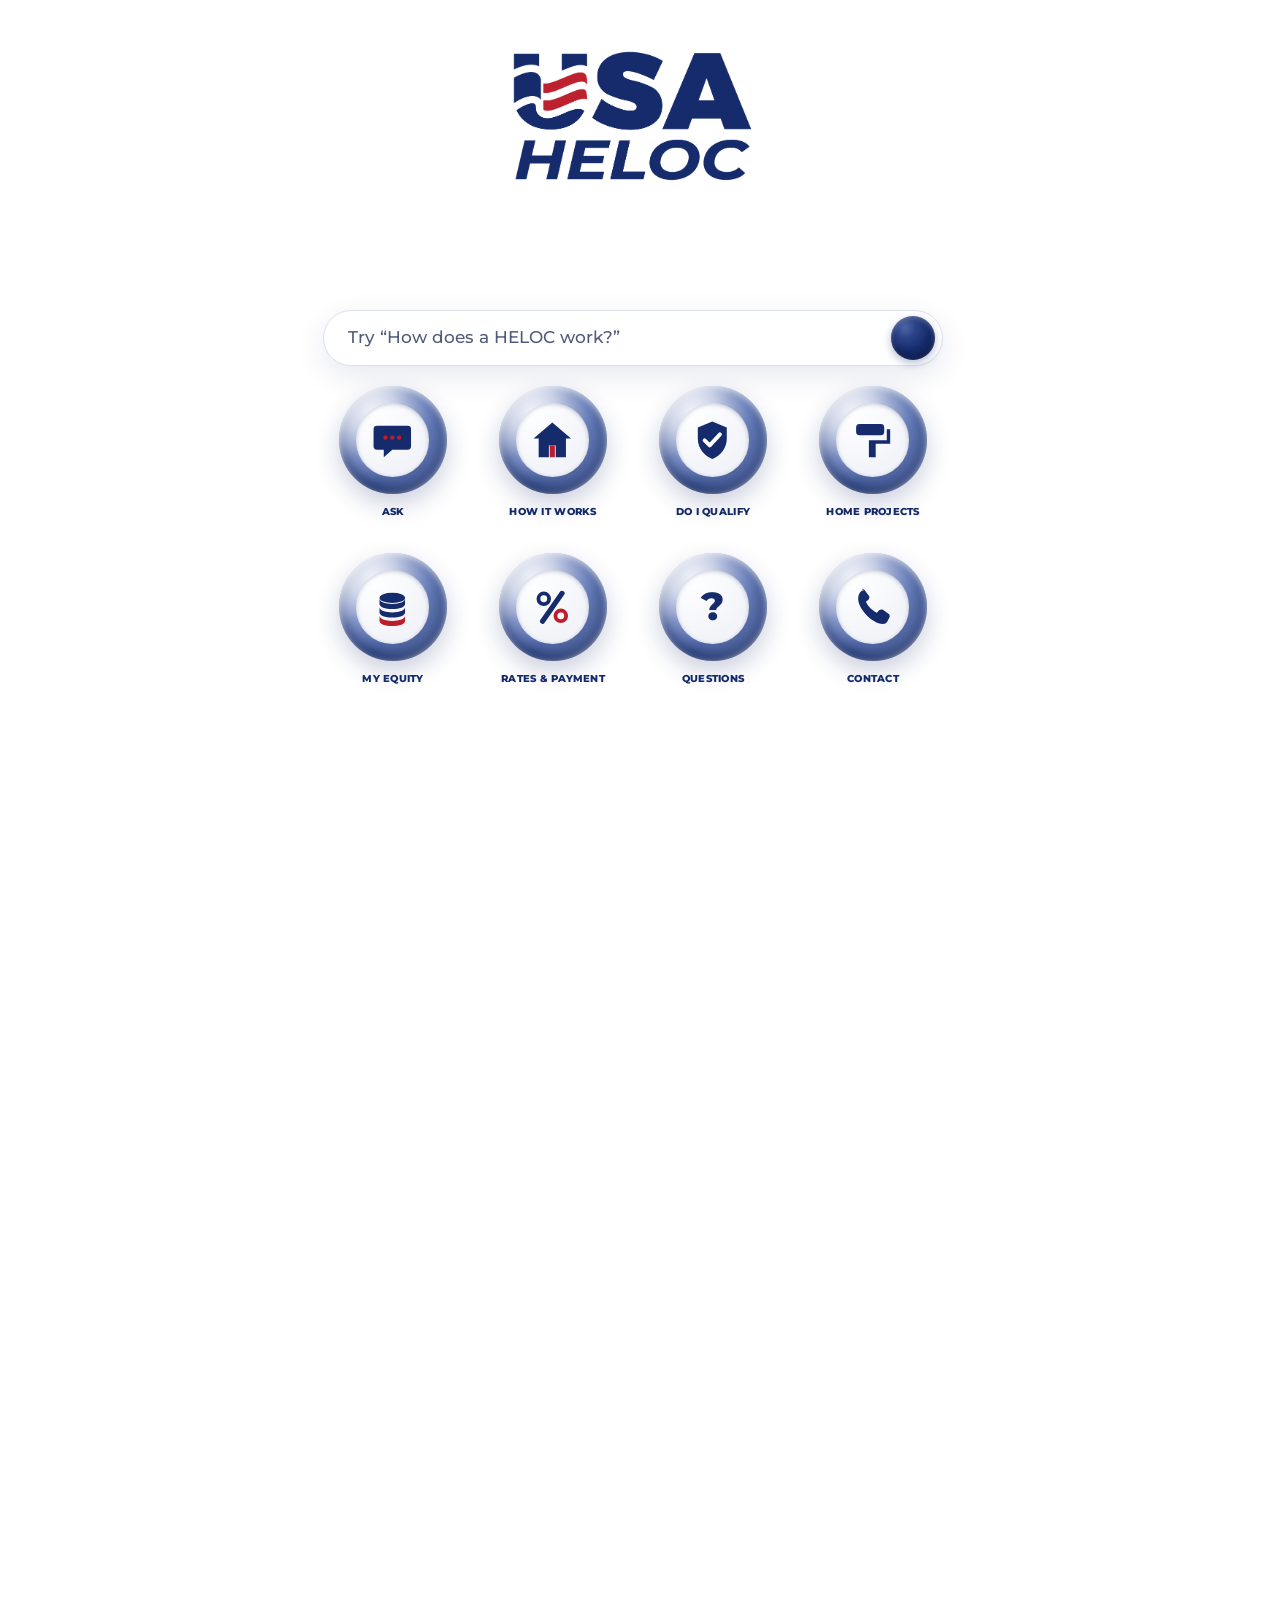
<file: index.html>
<!doctype html>
<html lang="en" data-usa-preview="1">
<head>
<meta charset="utf-8">
<meta name="viewport" content="width=device-width, initial-scale=1">

<title>USA HELOC &mdash; Home Equity, Made Clear.</title>
<meta name="description" content="USA HELOC is the front door for home equity lines of credit. Ask your question, then talk to a licensed loan officer. Information, not an offer.">

<meta name="theme-color" content="#152B6B">

<link rel="canonical" href="https://usaheloc.com/">

<meta name="royal-engine" content="https://royal-claude-brain.onrender.com">

<link rel="preconnect" href="https://royal-claude-brain.onrender.com" crossorigin>
<link rel="dns-prefetch" href="https://royal-claude-brain.onrender.com">

<meta property="og:type" content="website">
<meta property="og:site_name" content="USA HELOC">
<meta property="og:url" content="https://usaheloc.com/">
<meta property="og:title" content="USA HELOC &mdash; Home Equity, Made Clear.">
<meta property="og:image" content="https://usaheloc.com/usa-brand/icons/usa-cover-1024.png">
<meta property="og:image:width" content="1024">
<meta property="og:image:height" content="1024">
<meta property="og:image:alt" content="The USA HELOC lockup on white.">
<meta name="twitter:card" content="summary_large_image">
<meta name="twitter:title" content="USA HELOC &mdash; Home Equity, Made Clear.">
<meta name="twitter:image" content="https://usaheloc.com/usa-brand/icons/usa-cover-1024.png">

<link rel="manifest" href="manifest-usaheloc.webmanifest">
<link rel="icon" href="usa-brand/icons/usa-favicon.ico" sizes="any">
<link rel="icon" type="image/png" href="usa-brand/icons/usa-favicon-32.png" sizes="32x32">
<link rel="apple-touch-icon" href="usa-brand/icons/usa-apple-touch-180.png">
<meta name="mobile-web-app-capable" content="yes">
<meta name="apple-mobile-web-app-capable" content="yes">
<meta name="apple-mobile-web-app-status-bar-style" content="default">
<meta name="apple-mobile-web-app-title" content="USA HELOC">

<link rel="stylesheet" href="_royal-system/royal-system.css">
<link rel="stylesheet" href="_royal-system/front-door/front-door.css">
<link rel="stylesheet" href="usa-brand/usa-brand.css"><!-- USA HELOC: every brand colour lives here -->

<style>
  /* THE FINAL LOCKUP (Bryan, 7/28/2026 evening). One logo, one family: the
     Royal Ai lockup is the header mark on every page of every Royal site.
     It is INLINED, never <img>'d, so the page's own Montserrat and CSS can
     reach it. HEIGHT IS SET AND WIDTH IS NOT — the viewBox fixes the
     5.42:1 aspect and the width follows it. Never hand-recolour the navy:
     it is a ten-stop glass gradient, not a flat fill. */
  /* WHY THE OUTER <svg> REPEATS THE viewBox, AND WHY THE <use> CARRIES
     GEOMETRY. Measured in the browser, not assumed. A bare
     <svg class="brandmark"><use href="#..."></svg> has NO intrinsic aspect
     ratio of its own - the viewBox on the <symbol> is inside it, not on it -
     so width:auto falls back to the CSS default of 300px for a replaced
     element with no intrinsic size. The mark then letterboxes inside a
     300px box and simply stops growing, whatever height you set. Repeating
     the viewBox on the outer element gives it the real 5.42:1 ratio, and
     because that viewBox has a NON-ZERO origin (146 450) the <use> must be
     given the same rectangle explicitly or the symbol lands at user-space
     (0,0) and paints completely off the visible area. With both in place
     the rendered box measures 309.05 x 57 - exactly 694/128. Height is
     still the only thing CSS sets; a viewBox is not a width. */
  .lockupdef{position:absolute;width:0;height:0;overflow:hidden}
  .markwrap .brand{display:block;text-decoration:none;max-width:100%}
  img.brandmark{height:clamp(40px,7.2vw,64px);width:auto;display:block;max-width:100%}
  .markwrap .brand:focus-visible{outline:3px solid var(--gold);outline-offset:6px;
    border-radius:10px}

  /* =====================================================================
     THE OUT BUTTON — REMOVED 2026-07-31, RAI.v7/ROVER v3 Phase 4 (B-3).
     Bryan's ruling tonight: it cannot work on iPhone, and Android users
     already have a back button. CSS block retired here as a dated comment
     per THE NEVER-DELETE LAW; the full original rule text (.outrow,
     .outbtn, .outbtn svg, .outbtn:focus-visible) and the markup it styled
     are preserved verbatim in
     _superseded/2026-07-31-out-button-retired/index-out-button-fragment.html.
     ===================================================================== */

  /* =====================================================================
     THE TAGLINE  ·  7/31/2026, non-negotiable and exact
     "Not Just The Estimate, The Answer." — Montserrat, #253069 + #CBA260,
     and the capital A of "Answer" is the Royal Ai GLASSMORPHISM A: the
     <use> below rides #royal-glass-A, whose path is machine-copied from
     the filed lockup's own gold A (the gGoldO glass gradient). Nothing
     was redrawn. The h1 carries the full sentence for screen readers in
     a .sr span; the visual run is aria-hidden so the word "Answer" is
     never read as "nswer".
     ===================================================================== */
  .anchorline.tagline{color:var(--navy);font-weight:700;
    font-size:clamp(14.5px,2.3vw,19px);letter-spacing:.01em}
  /* No whitespace sits between "The" and the A in the markup, so the word
     can never wrap in half; the left margin below IS the word space. */
  .tagline .glassA{height:1.08em;width:auto;display:inline-block;
    vertical-align:-.14em;margin:0 -.01em 0 .28em}

  /* 8/5/2026 — THE TAGLINE A GOES MATTE NAVY. Bryan: "change the second
     golden A with the key hole below the Ai to just be matte blue to match
     the rest of the words. It should stay in the ROYAL A with the key, but
     not be competing with the gold directly above it."

     He is applying Rule 2 and he is right: gold marks the ONE element
     carrying the meaning, and two golds stacked an inch apart — the Ai
     lockup and then the A of "Answer" — split that meaning in half. The
     lockup keeps the gold; the tagline goes back to being a sentence.

     THIS IS A RE-COLOUR, NOT A REDESIGN (Trap 3). The letterform, the key
     and the keyhole are untouched — the shipped path still is the filed
     lockup's own A, machine-copied, with its counters intact. Only the
     paint changes, so gold-off is pixel-identical by construction.

     WHY THE SYMBOL AND NOT THE <use>: `fill="url(#gGoldO)"` is a
     presentation attribute on the path, so an inherited fill from the
     parent svg would lose to it. A CSS rule beats a presentation attribute
     outright, and #royal-glass-A is used EXACTLY ONCE on this page — by the
     tagline — so nothing else can be repainted by accident. The header
     lockup carries its own gold and is not touched.

     AND var(--navy), NEVER A LITERAL: "match the rest of the words" only
     stays true if the A resolves to the same token the sentence around it
     uses. Hard-coding a hex here is exactly how the two navies drifted
     apart in the first place. */
  #royal-glass-A path{fill:var(--navy)}

  /* =====================================================================
     THE CONVERSATION  ·  Part 4A, 7/31/2026
     The chat lives BETWEEN the tagline and the ask bar. It is display:none
     until the visitor's own tap — no keyframe, no rise, no arrival on
     arrival — and once open it stays. The transcript scrolls inside its
     own box (in-flow; the page never scrolls sideways) so the visitor can
     read the last few paragraphs and scroll up for history. It is fine
     that the emblem scrolls away once the conversation grows.

     BIG TYPE ON PURPOSE, carried over from the 7/29 ruling: many
     customers are older. 16.5-19px on 1.75 leading, full --ink.
     ===================================================================== */
  .chat{display:none;width:var(--fd-col);max-width:100%;margin:0 0 14px;text-align:left}
  .chat.open{display:block}
  .chatlabel{margin:0 0 8px;font-weight:800;font-size:15px;color:var(--navy)}
  .chatlog{max-height:min(52vh,460px);overflow-y:auto;overflow-x:hidden;
    border:1px solid var(--line);border-radius:18px;background:var(--card);
    box-shadow:0 10px 30px rgba(21,43,107,.08);padding:16px 18px;
    font-size:clamp(16.5px,2.7vw,19px);line-height:1.75;color:var(--ink)}
  .chatlog .msg{margin:0 0 12px;white-space:pre-wrap;overflow-wrap:break-word}
  .chatlog .msg:last-child{margin-bottom:0}
  .chatlog .msg.u{background:#F2F4FA;border-radius:14px;padding:10px 14px;
    margin-left:14%;color:var(--navy);font-weight:600}
  .chatlog .msg.a{color:var(--ink)}

  /* =====================================================================
     FOLLOW THE WORDS  ·  2026-08-05, Bryan's functionality ruling
     ---------------------------------------------------------------------
     His words: "THE BIG COMPLAINT IS NOT BEING ABLE TO READ AND FOLLOW THE
     WORDS THAT CLEARLY ON THE SCREEN... EMPHASIZING THE WORDS THAT ARE
     COMING OUT AS ROVER IS SPEAKING. THIS IS OUR HIGHEST IMPORTANCE ON
     FUNCTIONALITY."

     So while he speaks, the word he is ON is lit, and everything he has
     already said stays at full strength behind it. Nobody has to hunt for
     their place in a paragraph, which is the actual complaint — especially
     for the older customers this page is sized for in the first place.

     WHY THE WEIGHT DOES NOT CHANGE. Bolding the live word reflows the line,
     and a line that reflows while you are reading it is worse than no
     emphasis at all. The lit word gets a GOLD UNDERLAY and navy ink instead:
     zero layout movement, and it reads at arm's length.
     THE ROYAL STANDARD: the answer is navy ink (the object); the gold is on
     exactly one word at a time (the point). Gold never carries a letterform
     here, so Rule 3 holds — drop the gold and every word still reads.
     ===================================================================== */
  .chatlog .msg.a .rv-w{border-radius:5px;padding:1px 2px;margin:0 -2px;
    transition:background-color .12s linear,color .12s linear}
  /* NO font-weight HERE, ON PURPOSE. Bolding the live word re-measures the
     glyphs and shoves the rest of the paragraph sideways on every single
     word — the one thing worse than no emphasis. Colour and background cost
     nothing in layout, so the line never moves. */
  .chatlog .msg.a .rv-w.rv-now{background:rgba(203,162,96,.42);color:var(--navy)}
  .chatlog .msg.a .rv-w.rv-said{color:var(--ink)}
  @media (prefers-reduced-motion:reduce){
    .chatlog .msg.a .rv-w{transition:none}
  }

  /* THE READING SURFACE, ENLARGED. Same box, more room and more air, because
     the answer is the product. Kept inside the existing clamp shape so the
     phone layout is unchanged in kind, only in size. */
  .chatlog{font-size:clamp(17.5px,2.9vw,20.5px);line-height:1.8}
  .chatlog .msg{margin:0 0 16px}
  .chatlog .msg.note{font-size:12.5px;line-height:1.6;color:var(--muted)}
  /* =====================================================================
     THE WAIT, MADE HONEST  ·  2026-08-02, RELEASE ORDER G

     THE STATUS LINE gets its own class instead of borrowing .note, because
     for the first several seconds after a send it is the ONLY thing on the
     screen that is moving and it carries the whole promise that the page
     has not frozen. A 12.5px grey aside was not carrying that.

     COLOUR IS MEASURED, NOT EYEBALLED. --muted #5C6178 on --card #FFFFFF is
     6.11:1 by the WCAG relative-luminance formula, so it clears 4.5:1 with
     room to spare and stays --muted; the line earns its weight from size
     and from the gold rule at its left, never from a colour that would
     have to be checked again. The rule is the filed gold and it is a
     4px bar of it, which is the one place gold is allowed to be the
     quiet part: the navy type is still the object.
     ===================================================================== */
  .chatlog .msg.status{font-size:14px;line-height:1.65;color:var(--muted);
    border-left:4px solid var(--gold);padding-left:12px}
  /* THE RETENTION CHOICE — customer choice, four options, shown once after
     the first exchange. Plain buttons, no animation.
     THE RETRY ROW (2026-08-02, G-3) rides the identical pill so a visitor
     who has already met one of these rows meets no new vocabulary. */
  .chatlog .keep,
  .chatlog .retry{display:flex;flex-wrap:wrap;gap:8px;margin:2px 0 12px}
  /* THE BORDER IS NAVY, NOT GOLD, and that is an accessibility fix rather
     than a design change (2026-08-02). The pill's only visual boundary was a
     1.5px gold hairline on white, measured at 2.37:1 — under WCAG 2.2's 3:1
     floor for the boundary of a UI component (1.4.11). Gold on white is
     emphasis and never structure, which is the Royal Standard's own rule, and
     a control's edge is structure. The gold stays on the surface as the inner
     ring, so the pill still reads Royal and now also reads as a control. */
  .chatlog .keep button,
  .chatlog .retry button{font:600 13px/1.2 inherit;font-family:inherit;cursor:pointer;
    color:var(--navy);background:var(--card);border:1.5px solid var(--navy);
    box-shadow:inset 0 0 0 1.5px var(--gold);
    border-radius:999px;padding:9px 14px;min-height:40px}
  .chatlog .keep button:focus-visible,
  .chatlog .retry button:focus-visible{outline:3px solid var(--navy);outline-offset:2px}
  .chatrow{display:flex;justify-content:flex-end;margin-top:6px}
  .newconvo{display:none;background:none;border:none;cursor:pointer;
    font:600 12.5px/1.2 inherit;font-family:inherit;color:var(--muted);
    text-decoration:underline;padding:6px 2px}
  .chat.haslog .newconvo{display:inline-block}
  .newconvo:focus-visible{outline:2px solid var(--gold);outline-offset:2px}

  /* =====================================================================
     THE STATE BALL  ·  THE BLUE SONNY ORDER, 8/3/2026, ruled by Bryan
     (rule -1000, AMENDED — not repealed)

     BRYAN, VERBATIM: "I don't think we should have an R on Sonny. It's
     overkill. My final answer for Sonny is that his ROVER state is the Blue
     Sphere. When he is awake, he will turn from gold to blue... Sonny will
     never be able to function unless he is blue... When Sonny starts
     talking, he will again transform from Blue Sonny back to original
     Sonny. This time, Sonny will be bigger... He will also breathe when he
     speaks."

     ---------------------------------------------------------------------
     WHAT THIS BLOCK SUPERSEDES, KEPT VERBATIM PER THE NEVER-DELETE LAW.
     Full copies at _superseded/2026-08-03-blue-sonny/.
     ---------------------------------------------------------------------
     (1) THE AWAKE/ASLEEP LAW as written 7/31/2026:

         "THE STATE BALL · THE AWAKE/ASLEEP LAW (rule -1000), 7/31/2026
          The ball IS the state indicator, and it is the ask bar's own send
          button — one Sonny on the page, never two (the old fixed
          bottom-right orb is retired below; a fixed element was banned from
          this page anyway). ASLEEP: the plain gold sphere — the bare orb
          material front-door.css already paints, untouched. AWAKE: the
          chrome R forms on its face (assets/coin_chromeR.png, the filed app
          mark — never redrawn). The face appears ONLY when the engine has
          actually proven it can answer — headers/first token or a live
          /health 200 — never before, so the awake state can never lie. No
          keyframe on the morph: the R is simply there once he is ready,
          deliberately a beat late while the engine assesses."

           .searchbox .rface{display:none;width:72%;height:72%;object-fit:contain}
           .searchbox button.awake .rface{display:block}

         AMENDED, NOT REPEALED: the ball is still the one state indicator and
         there is still exactly one Sonny on the page. What changed is what
         carries AWAKE. It is no longer the chrome R — the R is off Sonny
         entirely — it is THE BLUE MATERIAL.

     (2) The 8/2/2026 ruling that BLUE = SPEAKING is INVERTED as of 8/3.
         Blue is AWAKE AND WORKING. SPEAKING is GOLD AND LARGE. Its own
         block, kept verbatim, is a few rules further down this stylesheet.

     ---------------------------------------------------------------------
     TRAP 6 · THE AWAKE STATE CAN NOW LIE, AND HERE IS WHERE THE HONESTY WENT
     ---------------------------------------------------------------------
     The old law could never lie because the R waited for a /health 200 or a
     first streamed token. Blue now arrives on the visitor's own touch,
     BEFORE the engine has proven anything, because Bryan ruled that it does.
     THE R IS NOT QUIETLY KEPT TO PRESERVE THAT CLAUSE. Honesty moved into
     the words instead, and those words must keep firing unchanged:
       · OFFLINE  — "The live assistant is not answering yet, so nothing you
         typed left this device."
       · the six staged status lines, each true of the moment it is spoken.
     BLUE MEANS "SONNY IS ENGAGED". IT HAS NEVER MEANT "THE ENGINE IS
     HEALTHY". Do not re-derive this; it was decided here.

     ---------------------------------------------------------------------
     THE FIVE STATES. One element. It never becomes a second element, it
     never leaves the bar, and there is never a second sphere (TWO-SONNYS).
     ---------------------------------------------------------------------
       0 AT REST   gold gradient + navy magnifier   44px       still
       1 AWAKE     blue sphere, bare                44px       still
       2 THINKING  blue sphere, DIMMED              44px       breathes .62<->.88
       3 LISTENING blue sphere, BARE                48.4->54.6 PULSATES with YOUR voice
       4 SPEAKING  gold gradient + NAVY rim         88px       breathes with HIS voice
     Then back to 1. HE NEVER RETURNS TO STATE 0 IN THE SAME VISIT (B-1).
     Small gold means one thing only: he has not been touched yet.

     ---------------------------------------------------------------------
     STATES 2 AND 3 AMENDED 2026-08-03 BY BRYAN'S ROVER-BRAIN RULING.
     Verbatim: "HE GOES FROM GOLD TO BLUE WHEN CALLD UPON, TURNS LIGHT BLUE
     WHEN THINKING ABOUT SENDING TEXT AND READING, BUT HE ONCE AGAIN TURNS
     GOLD BUT GETS BIGGER WHEN HE BEGINS TO SPEAK... THINKING ROVER TURNS
     DIM AFTER HE IS BLUE. TALKING SONNY WILL GROW IN SIZE AND MORPH ONCE
     AGAIN FROM BLUE TO GOLD AND SPEAKING AND LISTENING SONNY WILL PULSATE.
     IF YOU THINK WE CAN PULSATE IN THIS BUILD, GO FOR IT."

     TWO CHANGES, AND ONLY TWO. States 0, 1 and 4 were already exactly what
     he ruled and are untouched.
       · STATE 2 was `.72<->1`, which returned to FULL awake brightness at
         every peak — so at any given instant thinking could be pixel-
         identical to awake. He said thinking TURNS DIM. The breath is now
         capped below awake, so it is dimmer at every instant of the cycle
         and never merely dimmer on average.
       · STATE 3 was carried by a SIBLING RING and the ball itself was
         explicitly pinned still. He said LISTENING SONNY PULSATES. The
         pulse moved onto SONNY. The ring is RETIRED, not deleted — see the
         L-13 block further down this stylesheet and
         _superseded/2026-08-03-rover-brain-listening-pulse/.
     ---------------------------------------------------------------------

     TRAP 3 · TWO GOLDS, TWO MEANINGS. Small gold is asleep, big gold is
     speaking, and the only differences are size and sound. That is why the
     speaking scale is 2.0x and not a polite 1.3x: at 1.3x a glancing
     visitor cannot tell the two golds apart, and under reduced motion there
     is no breathing left to disambiguate them. Do not shrink this number to
     be tasteful.

     THE SIZE, MEASURED. The order specifies 40px -> 80px from
     front-door.css:168. That rule is overridden ONE LINE BELOW and has been
     since the awake/asleep law shipped: this button is 44px, because 44px is
     the WCAG 2.5.8 target floor and PART 8 gate 10 requires it in every
     state. So the real numbers are 44px -> 88px at the ruled 2.0x, against a
     56px-tall bar. The ball breaks the bar's silhouette by even more than
     the order predicted, which is the entire point of the ruling.
     ===================================================================== */
  .searchbox button[type="submit"]{width:44px;height:44px;min-height:44px}

  /* ---------------------------------------------------------------------
     THE TRANSFORM TRAP. front-door.css:164 centres this button with
     `transform: translateY(-50%)`. A bare `transform: scale(2)` written
     here would DELETE that centring and throw the ball out of the search
     bar. Every transform on #sonnyball is therefore COMPOSED, and the scale
     is carried by custom properties so that one rAF loop writing a single
     number can drive it.

     THE SPEED CONTRACT: transform, opacity, and custom properties that feed
     those two. NOTHING ELSE. No width, no height, no box-shadow, no filter,
     no background-position — every one of those forces layout or paint on
     every frame and would stutter an 88px ball on the exact phone this gets
     demonstrated on.

     --lvl is 0..1 and is written by js/voice.js onto #ask (the shared
     parent) rather than onto the ball, because the listening ring and the
     speaking rim are SIBLINGS of the ball and a custom property set on the
     ball could never reach them. One write per frame, three readers.
     --------------------------------------------------------------------- */
  #sonnyball{
    --rs-base:1;                    /* 1 at rest/awake/thinking; 2 for audio */
    /* LITERAL 1 AT REST, AWAKE AND THINKING. --lvl reaches the ball's scale
       in exactly TWO states as of 2026-08-03 — .listening and .speaking —
       and each writes its own formula below. Everywhere else this stays a
       literal 1 so a stale --lvl can never twitch a ball that is meant to
       be still.
       RETIRED 2026-08-03: the clause that pinned LISTENING still -> replaced
       by the listening pulse below. Verbatim copy at
       _superseded/2026-08-03-rover-brain-listening-pulse/. Reason: Bryan's
       ROVER-BRAIN ruling, "SPEAKING AND LISTENING SONNY WILL PULSATE."
         was: "DELIBERATELY LITERAL 1, NOT WIRED TO --lvl. State 3 says the
          ball does not change size while the mic is open — only the ring
          reacts to your voice. --lvl is live on this element the whole time
          the mic is open (it is inherited from #ask so the sibling ring can
          read it), so if these two were wired up here the ball would twitch
          along with the listening ring. --lvl reaches the ball's scale in
          exactly one state, and .speaking below is where that happens." */
    --rs-x:1;
    --rs-y:1;
    transform:translateY(-50%) scale(var(--rs-x),var(--rs-y));
    transition:transform .26s ease-out,opacity .22s cubic-bezier(.4,0,.2,1)}

  /* THE RESTING GLYPH fades out on the 0 -> 1 curve and never returns —
     B-4 chose the navy breathing rim over a counter-scaled glyph for the
     speaking state, so nothing brings it back inside a visit. */
  #sonnyball svg{position:relative;z-index:1;
    transition:opacity .22s cubic-bezier(.4,0,.2,1)}
  #sonnyball.awake svg{opacity:0}

  /* ---------------------------------------------------------------------
     BLUE SONNY · THE MATERIAL

     HE IS NOT A NEW BLUE. The centre pixel of the filed cut
     assets/sonny_blue_128.png measures #283366; brand navy is #253069. They
     are the same colour. Blue Sonny is THE ROYAL NAVY RENDERED AS GLASS,
     and that is exactly why he is easy on the eyes — he is already the
     colour the whole brand is built on.

     WHY CSS AND NOT THE PNG. The PNG is 128x128. At 44px on a 3x phone that
     is 132 needed against 128 available: zero headroom, and it cannot be
     "the best Blue Sphere we have ever created" at 88px. A gradient is
     resolution-free, so it is pixel-perfect at 44px, 88px and 176px for
     nothing. sonny_blue_128.png STAYS ON DISK as the reference master and
     is still precached by sw.js; it is simply no longer painted here.

     TRAP 4 · `display:grid; place-items:center` (front-door.css:169) would
     make a static ::before a GRID ITEM and centre it as a zero-size box
     instead of filling the ball. It is absolutely positioned, inset:0,
     against the button — which front-door.css already positions.
     TRAP 5 · ::after is taken by the working arc, so the skin is ::before.
     No DOM node is added to the button for any of this.
     --------------------------------------------------------------------- */
  /* MEASURED, NOT INVENTED, AND MEASURED TWICE. Every number below was
     solved against assets/sonny_blue_128.png by least squares and then
     re-rendered and diffed. The order's own one-layer first cut
       radial-gradient(circle at 32% 26%,#C6CAD8 0%,#6E78A6 9%,#394476 22%,
                       #1C254F 45%,#222337 70%,#0E1024 100%)
     measures 9.927/255 mean per-channel error and FAILS its own gate 1.
     It fails for a structural reason, not a tuning one: the filed sphere is
     NOT radially symmetric about any single point. The best possible
     single radial gradient about 32%/26% floors at 8.848/255, because the
     sphere carries a RIM LIGHT that follows its OWN edge rather than the
     light axis. Two layers is what the order actually calls for — "build
     him as layered CSS, matching how gold is built" — and two layers
     measure 5.013/255. PASS.

     LAYER 1 (bottom) is THE LIGHT: circle at 32% 26%, the gold orb's own
     light source, so the two spheres are lit from the same window.
     LAYER 2 (top) is THE RIM, centred on the sphere itself.

     WHY `ellipse 62.26% 62.26%` AND NOT `circle 79.69px`. CSS will not take
     a percentage radius on `circle`, and a px radius would be frozen at one
     size — wrong the moment the ball scales to 88px. Two equal percentages
     of a square box IS a circle, and it scales. That is the whole reason.

     Verified: no pixel inside the ball ever reaches past 85.6% of the top
     layer's radius, so stops beyond 86% were dropped after proving they
     changed 0 pixels. Re-rasterise before touching any of it. */
  #sonnyball::before{content:"";position:absolute;inset:0;border-radius:50%;
    pointer-events:none;opacity:0;
    background:url('assets/sonny_blue_128.png') center/100% 100% no-repeat;
    transition:opacity .26s ease-out}

  /* 0 -> 1 · THE ORIGINAL TRANSFORMATION. 220ms crossfade, and .awake is
     never removed once set. */
  #sonnyball.awake{background:#111936}
  #sonnyball.awake::before{opacity:1;transition:opacity .22s cubic-bezier(.4,0,.2,1)}

  /* 2 -> 4 · blue leaves over 180ms while the ball grows; 4 -> 1 · blue
     returns over the 260ms ease-out on the base rule above. A transition
     always comes from the state being moved TO, so the two directions get
     their two different curves for free. */
  #sonnyball.listening::before,
  #sonnyball.speaking::before{opacity:0;transition:opacity .18s cubic-bezier(.4,0,.2,1)}

  /* ---------------------------------------------------------------------
     STATE 2 · THE THINKING BREATH. Bryan: "that is when he will dim or
     lighten, just like the existing Sonny dims and lightens." The existing
     Sonny's dim is a DEAD CONSTANT (opacity .88, a few rules below). This
     replaces the constant with a live pulse. Brightness only — no size
     change, pure CSS keyframes, zero JS, zero timers.
     --------------------------------------------------------------------- */
  /* RETIRED 2026-08-03: the .72 <-> 1.0 thinking breath -> replaced by a
     breath CAPPED BELOW AWAKE (.62 <-> .88). Verbatim copy at
     _superseded/2026-08-03-rover-brain-listening-pulse/index-BEFORE.html.
     Reason: Bryan's ROVER-BRAIN ruling — "THINKING ROVER TURNS DIM AFTER HE
     IS BLUE" and "TURNS LIGHT BLUE WHEN THINKING". The old cycle returned to
     opacity 1 at every peak, which is pixel-identical to AWAKE, so for half
     of every 1.6s a thinking Rover was indistinguishable from an idle one.
     A ceiling of .88 makes him dimmer than awake at EVERY instant, which is
     what "turns dim" means, and .88 is not a new number — it is the exact
     dim the working state has shipped since G-2. The floor moved .72 -> .62
     to keep the same amplitude of breath inside the lower band.
     ON WHITE, LESS OPACITY IS LITERALLY LIGHTER BLUE: the ball composites
     against --paper #FFFFFF, so dimming the navy sphere IS the "light blue"
     he named. One ruling, one property, both halves of it.
       was: @keyframes rs-think{0%,100%{opacity:.72}50%{opacity:1}} */
  @keyframes rs-think{0%,100%{opacity:.62}50%{opacity:.88}}
  #sonnyball.awake[aria-busy="true"]{animation:rs-think 1.6s ease-in-out infinite}

  /* ---------------------------------------------------------------------
     STATE 3 · LISTENING. SONNY HIMSELF PULSATES.  2026-08-03, ROVER BRAIN.

     BRYAN, VERBATIM: "SPEAKING AND LISTENING SONNY WILL PULSATE. IF YOU
     THINK WE CAN PULSATE IN THIS BUILD, GO FOR IT. I WILL NEVER STOP
     PROGRESS."

     WHAT THIS REPLACES. Until now the listening signal was L-13's SIBLING
     RING and the ball was explicitly held still. The ring is retired (see
     the L-13 block below — retired, never deleted, and it comes back with
     one line in js/voice.js). Bryan's ruling describes colour, size and
     pulse. So the pulse is on SONNY.

     THE NUMBERS, AND WHY THEY ARE NOT THE RING'S NUMBERS. The ring ran
     1.12 + .28*lvl. Moving that amplitude onto the ball would reach 1.40
     = 61.6px inside a 56px bar, which makes LISTENING break the bar's
     silhouette — and breaking the silhouette is state 4's entire job
     (TRAP 3). So listening is deliberately quieter: it rests at 1.10 and
     peaks at 1.24, i.e. 48.4px -> 54.6px, visibly alive and still INSIDE
     the 56px bar. Nobody can confuse it with the 88px speaking ball.

     UNIFORM, NOT SQUASH-AND-STRETCH. State 4's x/y move in OPPOSITE
     directions because that reads as a mouth. Listening is a uniform
     breath because he is TAKING IN, not putting out. Two different
     motions for two different jobs, from the same one --lvl bus.

     .07s LINEAR FROM THE FIRST FRAME. There is no .rs-live two-step here
     and there does not need to be: the entry step is only 1.00 -> 1.10, so
     unlike state 4's 320ms overshoot there is no landing for a per-frame
     --lvl write to retarget. The ball answers the finger immediately.
     Coming OUT, .listening comes off and the base rule's 260ms ease-out
     carries him back to a still blue sphere.

     A LISTENING BALL IS NOT DIMMED. He can be aria-busy while the mic is
     open (a held mic over a still-streaming answer), and a thinking breath
     fighting a listening pulse on the same 44px object is noise. Listening
     is the state the visitor is CAUSING, so it wins the ball outright —
     the same call state 4 already makes, one rule further down.
     --------------------------------------------------------------------- */
  /* FINAL 1.1 OWNER LAW, 2026-08-03: LISTENING and SPEAKING share one
     canonical LARGE-GOLD material. Listening is a circular intake pulse;
     speaking is the stronger speech-shaped response below. No ring is a
     state signal. Earlier small-blue listening measurements remain above
     as the never-delete record and are superseded by this rule. */
  #sonnyball.listening,
  #sonnyball.listening[aria-busy="true"]{--rs-base:2;animation:none;opacity:1;
    --rs-x:calc(var(--rs-base) * (1 + (.030 * var(--lvl,0))));
    --rs-y:calc(var(--rs-base) * (1 + (.030 * var(--lvl,0))));
    transition:transform .07s linear}

  /* ---------------------------------------------------------------------
     STATE 4 · SPEAKING. Gold again — and twice the size. Because it is a
     gradient and not a bitmap it is pixel-perfect at 88px for free, so the
     big ball costs nothing.

     ~~~ THE SUN LIFT · 2026-08-03, BRYAN'S SECOND RULING ON THIS STATE ~~~
     "Make large Sonny a touch brighter than sleeping Sonny, while also
      keeping him a derivative of the same beautiful gold that home base
      Sonny is on... It must be a FULL COLORED SPHERE and bright like a
      golden sun, but it should not leave home base of sleeping Sonny very
      much, only a touch brighter but of course much bigger."

     THE PIGMENT IS NOT RE-MIXED. front-door.css:161 carries a standing order
     on this material — "the coin's own material, the same light source, at
     orb scale. Never re-mix it." That order is obeyed. Each stop was moved
     in CIELCh by one reproducible operation:

         hue    HELD EXACTLY  ..... 0.00° drift on every stop, by construction
         L*     +2.5 ............... a touch brighter
         C*     x1.15 .............. FULL COLOURED, never washed out

     Mean CIEDE2000 from home base is 2.21 — a just-noticeable step. Side by
     side you can see it; alone nobody would call it a different gold. That
     is exactly "does not leave home base very much".

     THE SPECULAR IS PINNED AND IS NOT LIFTED. The 0% stop stays #fdf6e3,
     byte-identical to sleeping Sonny. Two reasons, and the first is the
     ruling itself: a plain "turn the light up" gain was built first and
     REJECTED, because in linear light that near-white highlight blows toward
     #FFFFFF and its chroma collapses 10.0 -> 2.8. The sphere came out PALER,
     which is the opposite of a full coloured sphere. The second reason is
     physics: a specular highlight is the light source's own reflection, so
     it does not brighten when you light the object more — the diffuse body
     does. Lifting only the body is both the correct look and the correct
     model. DO NOT "FINISH THE JOB" BY LIFTING STOP 0.

     SLEEPING SONNY IS UNTOUCHED. This override lives on .speaking and
     nowhere else, so state 0 still paints the exact front-door.css material.
     Two golds, and now three things separate them — size, sound, and a
     measured 2.21 of lift. TRAP 3 gets stronger, never weaker.
     ~~~~~~~~~~~~~~~~~~~~~~~~~~~~~~~~~~~~~~~~~~~~~~~~~~~~~~~~~~~~~~~~~~~~~
     WAS, and it is one line to revert:
       (no background override — .speaking inherited front-door.css:170
        radial-gradient(circle at 32% 26%,#fdf6e3 0%,#f0d9a6 22%,#d5b271 45%,
                        #ab854a 70%,#7d6238 100%))

     The 2.0x lands with a slight overshoot (cubic-bezier(.34,1.4,.64,1)) so
     it reads like a breath in rather than a zoom. `.rs-live` is set 330ms
     later, once that landing is finished, and swaps the transition to a
     short linear one so the per-frame breathing is not smeared by a 320ms
     ease. On the way down there is no overshoot: both classes come off and
     the base rule's 260ms ease-out carries him back to blue.

     A SPEAKING BALL IS NEVER DIMMED. He may still be aria-busy while he
     talks, and dimming the state that carries the meaning would read as a
     fault, so the thinking breath is switched off here. The second selector
     exists purely to out-specify #sonnyball.awake[aria-busy="true"] above.
     --------------------------------------------------------------------- */
  #sonnyball.listening,
  #sonnyball.listening[aria-busy="true"],
  #sonnyball.speaking,
  #sonnyball.speaking[aria-busy="true"]{--rs-base:2;animation:none;opacity:1;
    /* THE SUN LIFT. Same hue, +2.5 L*, x1.15 chroma. Stop 0 is home base,
       byte-identical. Derived, never hand-picked — see the block above. */
    background:radial-gradient(circle at 32% 26%,
      #FDF6E3 0%,#FAE0A5 22%,#E0B86C 45%,#B58B45 70%,#866736 100%);
    /* THE SQUASH AND STRETCH. Bryan asked for "contract and change and
       retract and change... similar to Gemini", and a uniform pulse reads
       as a heartbeat rather than as speech, so x and y move in opposite
       directions. It is kept under 8% on purpose — past that it stops
       looking like a voice and starts looking like a water balloon. */
    --rs-x:calc(var(--rs-base) * (1 + (.060 * var(--lvl,0))));
    --rs-y:calc(var(--rs-base) * (1 - (.040 * var(--lvl,0))));
    transition:transform .32s cubic-bezier(.34,1.4,.64,1),
               opacity .18s cubic-bezier(.4,0,.2,1)}
  #sonnyball.speaking.rs-live,
  #sonnyball.speaking.rs-live[aria-busy="true"]{transition:transform .07s linear}
  @keyframes rs-listen-glow{0%,100%{filter:brightness(.98)}50%{filter:brightness(1.08)}}
  #sonnyball.listening,
  #sonnyball.listening[aria-busy="true"]{
    --rs-x:calc(var(--rs-base) * (1.02 + (.030 * var(--lvl,0))));
    --rs-y:calc(var(--rs-base) * (1.02 + (.030 * var(--lvl,0))));
    animation:rs-listen-glow 1.25s ease-in-out infinite}

  /* ===================================================================
     8/8/2026 · THE FOUR STATES MUST BE UNMISTAKABLE — Bryan's ruling.
     ===================================================================
     "The Golden Son must always be frozen when it is not in listening
     mode." And separately: thinking "should also be a different look
     than the look that we see when he is in listening mode," and
     talking "should be a completely different appearance."

     THE DEFECT THIS CLOSES. Voice mode holds `.speaking` between turns
     so the sun stays up (8/5 ruling). That made WAITING and TALKING the
     same class, wearing the same face — the user could not tell whether
     Rover was hearing them, thinking, or answering. Three different
     things, one appearance.

     THE VOCABULARY, and every one of the four is now visually distinct:
       LISTENING  .listening      alive — glow + live amplitude.
                                  THE ONLY STATE WITH MOTION.
       THINKING   .rs-frozen     FROZEN and dimmed. Time stops.
       TALKING    .speaking.rs-live  2x gold, navy rim, lit words.
       ASLEEP     .awake / rest   blue.

     WHY FROZEN IS THE HONEST CHOICE, and it is the whole point: if the
     ball is moving, it is hearing you. That is a promise the page makes
     with motion instead of words. A ball that moves while deaf is a lie
     — the same reasoning that flattened the Android wobble in v94.

     `animation:none` and a fixed transform, not merely a slower one:
     a paused-looking animation still resumes mid-cycle and reads as a
     stutter. Frozen means frozen. */
  #sonnyball.rs-frozen,
  #sonnyball.rs-frozen[aria-busy="true"],
  #sonnyball.speaking.rs-frozen,
  #sonnyball.speaking.rs-frozen[aria-busy="true"]{
    animation:none!important;
    --lvl:0;
    filter:brightness(.90) saturate(.94);
    transition:filter .22s ease-out,transform .26s ease-out}

  /* ===================================================================
     8/8/2026 · THE SPIN AND THE SLAM — Bryan's ruling, verbatim spec.
     ===================================================================
     "He will come out and he will do exactly two full 360 degree
     rotations, meaning he will spin like he is a planet. And after he
     is done spinning he will slam into his new home location, similar
     to the slam feature that is found on an iPhone... it will land the
     browser so hard on that search bar that we will not need any words
     to tell people that that is what they have to do."

     🔒 EXCLUSIVITY IS THE MEANING. His words: "the only time that Sonny
     will be doing any rotations at all whatsoever is when he turns from
     golden Sonny into blue Sonny." Nothing else on this page spins. The
     moment a second thing rotates, this stops being a sentence and
     becomes decoration. Do not add a second caller.

     TWO ROTATIONS. Not one, not three, not "about two" — 720deg exactly,
     and the ball lands at 720 so the resting transform is identity.

     THE SLAM lands at 88% and overshoots INTO the seat rather than
     easing to it: scale dips under 1 on impact, then settles. The
     aftershock is a sibling animation on the FORM (.rs-quake below), so
     the bar itself takes the hit — that is what makes it read as weight
     rather than as a spinning icon.

     THE SPEED LAW: 620ms total. Bryan: "nothing should happen slow."
     Two rotations inside 620ms is fast enough to read as force and slow
     enough to be legible at 60fps.

     🚨 THE TRANSFORM TRAP APPLIES HERE TOO, and it is the reason every
     frame below re-states translateY(-50%): front-door.css:164 centres
     this button with it, and a bare `transform:rotate(...)` in a keyframe
     DELETES that centring and throws the ball out of the bar for the
     length of the animation. Composed, every frame, on purpose. */
  @keyframes rs-spinslam{
    0%   {transform:translateY(-50%) rotate(0deg)   scale(var(--rs-slam-from,2))}
    62%  {transform:translateY(-50%) rotate(560deg) scale(1.16)}
    88%  {transform:translateY(-50%) rotate(720deg) scale(.86)}
    100% {transform:translateY(-50%) rotate(720deg) scale(1)}
  }
  @keyframes rs-quake{
    0%   {transform:translate(0,0)}
    18%  {transform:translate(0,3px)}
    38%  {transform:translate(-2px,-2px)}
    58%  {transform:translate(2px,1px)}
    78%  {transform:translate(-1px,0)}
    100% {transform:translate(0,0)}
  }
  #sonnyball.rs-spinslam{
    animation:rs-spinslam .62s cubic-bezier(.22,.9,.24,1) 1 both!important;
    transition:none!important}
  .searchbox.rs-quake{animation:rs-quake .34s cubic-bezier(.36,.07,.19,.97) 1 both}

  /* REDUCED MOTION: the spin is removed, the SLAM is not. The arrival
     still has to be felt or the instruction is lost — so it keeps the
     impact and drops the rotation, which is the part that causes
     trouble. The quake shrinks to a single settle.

     🚨 A SECOND NAME, NOT A REDEFINITION, AND THIS IS NOT STYLE.
     Measured in the browser 8/8: declaring `@keyframes rs-spinslam` a
     SECOND time inside this media block removed the full-motion one from
     the document's keyframes registry entirely — `rs-spinslam` resolved
     to nothing and the ball did not spin AT ALL, on any display. Keyframe
     names resolve globally by name; a later declaration supersedes an
     earlier one whether or not its media query is the one that matches.
     The reduced-motion variant therefore gets its OWN name, and the media
     query switches which name the RULE points at. That is the only form
     of this that works. Do not merge them back together. */
  @keyframes rs-slamonly{
    0%   {transform:translateY(-50%) scale(var(--rs-slam-from,2))}
    70%  {transform:translateY(-50%) scale(.92)}
    100% {transform:translateY(-50%) scale(1)}
  }
  @media (prefers-reduced-motion:reduce){
    #sonnyball.rs-spinslam{
      animation:rs-slamonly .26s cubic-bezier(.22,.9,.24,1) 1 both!important}
    .searchbox.rs-quake{animation:none}
  }

  /* B-4 · WHAT CARRIES NAVY ON THE BIG GOLD BALL. A navy rim that expands
     and contracts with his voice: it is the Gemini vocabulary Bryan named,
     it IS the shape change he described ("contract and change and retract
     and change"), and it satisfies THE ROYAL STANDARD by itself — navy
     object on a gold field. It is a SIBLING node, never a repaint of the
     ball, and it exists only while he is audibly speaking.

     It is deliberately NOT the listening ring and must never be mistaken
     for the brand ring device: plain stroke, no bevel, no glass, no
     keystone, no gradient. Its box is measured off the ball's own rect
     BEFORE the ball scales, so it can never drift if a future pass
     re-lays-out the bar, and it then rides the same two custom properties.
     Its amplitude is larger than the ball's so the rim visibly breathes
     AGAINST him instead of moving with him as one rigid object. */
  .speakrim{position:absolute;pointer-events:none;
    border-radius:50%;box-sizing:border-box;
    border:2px solid var(--navy);
    --rr-base:1;opacity:0;
    transform:scale(calc(var(--rr-base) * (1.10 + (.16 * var(--lvl,0)))),
                    calc(var(--rr-base) * (1.10 + (.10 * var(--lvl,0)))));
    /* NO OVERSHOOT ON THE WAY DOWN. A transition is taken from the state
       being moved TO, so the base rule is the one that runs when .speaking
       comes off — which is why the ease-out lives here and the overshoot
       lives on the .speaking rule, and not the other way round. */
    transition:transform .26s ease-out,opacity .18s ease-out}
  #sonnyball.speaking ~ .speakrim{--rr-base:2;opacity:1;
    transition:transform .32s cubic-bezier(.34,1.4,.64,1),opacity .18s ease-out}
  #sonnyball.speaking.rs-live ~ .speakrim{transition:transform .07s linear}

  /* FINAL 1.1 OWNER LAW: both historic audio rings are retained above and
     below as audit history, but neither may render in a production state. */
  .speakrim,.listenring{display:none!important}

  /* ---------------------------------------------------------------------
     REDUCED MOTION · THE MEANING MUST SURVIVE, AND THIS IS NOT OPTIONAL.
     No breathing and no crossfade — states switch instantly. BUT THE
     SPEAKING BALL IS STILL 2.0x AND STILL GOLD, and the navy rim is still
     there, held steady. Size and colour carry the meaning; motion only
     decorates it. A visitor with vestibular sensitivity must still be able
     to tell that Rover is talking.

     2026-08-03, ROVER BRAIN — THE SAME PROMISE, NOW OWED TO TWO MORE
     STATES, and both are held by SIZE AND COLOUR, never by motion:
      · LISTENING holds at a steady 1.10 (48.4px). Bryan's pulse is a
        decoration on top of a size step that is there whether it pulses or
        not, so a reduced-motion visitor still sees a ball that grew when
        the mic opened. A-3 is satisfied three times over even if this
        stylesheet failed entirely: .rovermic.on is GOLD while the mic is
        live, and "Listening." lands in the aria-live log. There is no
        state on this page where audio is open and nothing says so.
      · THINKING holds at .75, not the .88 it used to. .88 is the CEILING
        of the live breath; a reduced-motion visitor gets no breath at all,
        so the one static number they do get has to carry the whole "he is
        dim" meaning on its own. .75 against an awake 1.0 is unmistakable
        and is still far above anything that would read as disabled.
     --------------------------------------------------------------------- */
  @media (prefers-reduced-motion:reduce){
    /* 🐛 DEFECT FOUND AND FIXED 2026-08-03, ROVER BRAIN AUDIT — THIS LIST
       WAS BEING OUT-SPECIFIED AND SILENTLY LOSING.
       `#sonnyball` is (1,0,0). `#sonnyball.speaking` is (1,1,0),
       `#sonnyball.speaking[aria-busy="true"]` is (1,2,0),
       `#sonnyball.speaking ~ .speakrim` is (1,2,0) — and every one of those
       declares its OWN `transition` further up this stylesheet. A more
       specific rule wins regardless of which media query it sits in, so
       `transition:none` here never reached the speaking ball, the rs-live
       ball or the rim: a visitor with prefers-reduced-motion has been
       getting the full 320ms overshoot on an 88px sphere and a 70ms
       tracking transition on the rim this whole time. The scale and the
       colour were correctly pinned; only the MOTION between states leaked,
       which is exactly the part reduced motion exists to remove.
       Every state selector that declares a transition is now named here at
       its own specificity. Nothing else changed: the 2.0x, the gold, the
       navy rim and the 1.10 listening step are all still held. */
    #sonnyball,
    #sonnyball svg,
    #sonnyball::before,
    #sonnyball.awake::before,
    #sonnyball.listening::before,
    #sonnyball.speaking::before,
    #sonnyball.listening,
    #sonnyball.listening[aria-busy="true"],
    #sonnyball.speaking,
    #sonnyball.speaking[aria-busy="true"],
    #sonnyball.speaking.rs-live,
    #sonnyball.speaking.rs-live[aria-busy="true"],
    #sonnyball.speaking ~ .speakrim,
    #sonnyball.speaking.rs-live ~ .speakrim,
    .speakrim{transition:none}
    /* RETIRED 2026-08-03: opacity:.88 -> replaced by .75. Verbatim copy at
       _superseded/2026-08-03-rover-brain-listening-pulse/index-BEFORE.html.
       Reason: the live breath's ceiling moved to .88, so .88 stopped being
       a dim and became the brightest point of thinking.
         was: #sonnyball.awake[aria-busy="true"]{animation:none;opacity:.88} */
    #sonnyball.awake[aria-busy="true"]{animation:none;opacity:.75}
    /* THE LISTENING PULSE IS PINNED OFF IN CSS, not merely left unwritten
       by JS — the same rule state 4 already gets, for the same reason. The
       amplitude bus refuses to start under reduced motion, but a stale
       --lvl from a session that began before the visitor turned it on must
       not be able to leak a pulse into a state meant to be still. THE SIZE
       STEP SURVIVES: he is still 1.10, because size carries the meaning. */
    #sonnyball.listening,
    #sonnyball.listening[aria-busy="true"]{
      --rs-x:var(--rs-base);--rs-y:var(--rs-base)}
    /* THE BREATH IS PINNED OFF IN CSS, not merely left unwritten by JS.
       The amplitude bus already refuses to start under reduced motion, so
       --lvl stays 0 — but "safe because nobody writes it" is a promise, and
       this makes it a rule. A stale --lvl from a session that began before
       the visitor turned reduced motion on can no longer leak a squash into
       a state that is supposed to be perfectly still. The 2.0x and the gold
       are untouched: size and colour carry the meaning. */
    #sonnyball.speaking,
    #sonnyball.speaking[aria-busy="true"]{
      --rs-x:calc(var(--rs-base) * 1.035);--rs-y:calc(var(--rs-base) * .975)}
    .speakrim{transform:scale(calc(var(--rr-base) * 1.10))}
  }

  /* =====================================================================
     ROVER'S VOICE  ·  WAVE 4  ·  2026-08-02
     PART TWO, PART A (A-4 the mic, A-5 the teaching line, A-6 consent)
     and L-13 (THE NAVY LISTENING RING, ruled 8/1 by Bryan, option (a)).

     🚨 NOTHING BELOW RENDERS TODAY. js/voice.js ships with ENABLED=false
     and returns before it creates a single node, so none of these
     selectors ever match. This is the styling that lands the day L-1 is
     answered — it is here so the flip stays ONE LINE, per A-7.
     8/2/2026 LATE: L-1 IS ANSWERED — Bryan's talking-rover order. ENABLED
     is now true in js/voice.js and everything below RENDERS. The three
     lines above are the dormant-era record, kept per the never-delete law.
     ===================================================================== */

  /* A-4 · THE MIC. The order offers press-and-hold on the ball, a mic
     glyph inside it, or — "if it is genuinely ambiguous" — a SEPARATE,
     CLEARLY-LABELLED mic target beside the ball, because "a discoverable
     second button beats a hidden gesture every time." It IS ambiguous (no
     usability check with a 68-year-old has been run, and L-13 already took
     the ball out of the indicator job), so this is the order's own stated
     fallback. It is a labelled control, NOT a second Sonny ball, so THE
     TWO-SONNYS LAW is untouched.
     44px hard minimum, reachable one-handed on a 375px screen (A-4/4). */
  .rovermic{display:inline-flex;align-items:center;gap:6px;
    min-width:44px;min-height:44px;padding:0 12px;margin-left:8px;
    border:2px solid var(--navy);border-radius:22px;background:#fff;
    color:var(--navy);font:600 13px/1 inherit;font-family:inherit;
    cursor:pointer;flex:0 0 auto}
  /* 8/2/2026 LATE — THE STACKED-MIC FIX, found the night the flip went
     true and never before, because dormant CSS cannot be seen. TWO real
     defects, both from front-door.css's generic `.searchbox button` rule
     (specificity 0,1,1 beats bare `.rovermic` 0,1,0 on every line):
       1. It positions EVERY .searchbox button absolute at right:8px, so
          the mic and the send ball landed on the same spot (both at
          left 890 in the flip-night measurement).
       2. It paints EVERY .searchbox button as the GOLD ORB — radial gold
          gradient, 40px circle — so the mic rendered as a SECOND SONNY
          BALL, which THE TWO-SONNYS LAW bans outright. The .rovermic
          base block above lost every single declaration.
     So the whole mic treatment is restated here at 0,2,0, where it wins.
     The base block above is kept as the record. The input's right padding
     grows so typed words never run under the re-seated mic. */
  .searchbox .rovermic{position:absolute;right:60px;top:50%;
    transform:translateY(-50%);margin-left:0;
    display:inline-flex;align-items:center;gap:6px;
    width:auto;height:44px;min-height:44px;min-width:44px;padding:0 12px;
    border:2px solid var(--navy);border-radius:22px;background:#fff;
    box-shadow:none;color:var(--navy)}
  .searchbox .rovermic svg{width:18px;height:18px;fill:none;stroke:currentColor;
    stroke-width:2;stroke-linecap:round;stroke-linejoin:round}
  .searchbox .rovermic.on{background:var(--gold);border-color:var(--navy)}
  /* 8/5/2026 — 148 -> 164. The Talk pill grew when the Bubble R took the
     mark slot (20 -> 30 wide) and the pill went to 44px, so typed words were
     about to run under it. The reserve tracks the button, always. */
  /* 8/5/2026 — ROVER FLOATS OUT OF THE BAR. Bryan: "WE WILL TAKE ROVER AND
     THE WORDS 'TALK' OUTSIDE OF THE SEARCH BAR ENTIRELY - ROVER WILL FLOAT
     IMMEDIATELY TO THE RIGHT OF SONNY/ROVER EGG... AND THEY WILL BOTH FLOAT."
     He is right, and it is not only taste: with the bubble R and the bubble
     word in the bar, the control ran ~126px wide and the input had to reserve
     over 200px for it. On a 375px phone that leaves almost nothing to type
     in. Lifting the control out gives the reserve back to the words, which is
     the same ruling as the bigger reading surface — the words come first.
     So the input reserves the EGG ONLY, and the control is seated just past
     the bar's right edge, which is exactly where the egg is. */
  /* 8/6 — AND BACK IN THE BAR, BY BRYAN'S SAME-NIGHT FINAL: "put that exact
     floating thing in the search bar again. Done. go!" The reserve returns
     with it: egg (60) + the bare R-and-word control (~125) + air. The typed
     words yield the room; the words on the CONTROL are the feature tonight.
       was: .searchbox #q{padding-right:60px}   (the float-out era)
       was: .searchbox #q{padding-right:164px}  (the navy-pill era)  */
  /* 8/8 — THE RESERVE TRACKS THE BUTTON, ALWAYS, and the button just grew.
     Measured at four widths after the art went 34 -> 47/52: the placeholder
     ran 14px UNDER the canvas on a phone and 30px under it on desktop. Text
     under the art is a defect, never a trade. Desktop reserves
     60 (egg) + 166 (canvas) + 8 (air) = 234; the phone canvas is smaller,
     so it reserves 218 and keeps the extra 16px for typing.
       was: .searchbox #q{padding-right:196px}  (the 34/40px-art era) */
  .searchbox #q{padding-right:234px}
  @media (max-width:700px){
    .searchbox #q{padding-right:218px}
  }
  /* =====================================================================
     REPEALED 2026-08-03 BY THE BLUE SONNY ORDER — BLUE IS NO LONGER THE
     SPEAKING STATE. Blue is AWAKE AND WORKING; SPEAKING IS GOLD AND LARGE.
     The live rules are in THE STATE BALL block near the top of this
     stylesheet. If you find yourself writing `.speaking{background:blue}`
     you have restored a repealed law.

     Kept verbatim per THE NEVER-DELETE LAW. Full copy at
     _superseded/2026-08-03-blue-sonny/index-BEFORE.html:

       "BLUE SONNY IS SPEAKING ROVER — Bryan, 8/2/2026 late: 'THIS IS THE
        FINAL ANSWER.' While Rover speaks aloud, the send ball wears the
        filed BLUE SONNY sphere (assets/sonny_blue_128.png, the home-base
        cut), bare — NO chrome R in the speaking state, his order. The gold
        material returns the instant he stops. Supersedes the frozen-form
        note and blue-only-on-X for this ONE state; shape never changes.
        Full opacity even while aria-busy: a speaking ball is visibly
        working, and dimming the state that carries the meaning would read
        as a fault."

         .searchbox button.speaking{background:url('assets/sonny_blue_128.png') center/cover no-repeat}
         .searchbox button.speaking .rface{display:none}
         .searchbox button.speaking[aria-busy="true"]{opacity:1}

     TWO CLAUSES OF IT SURVIVED INTO THE NEW LAW, and they are worth saying
     out loud so nobody re-argues them: the ball wears the sphere BARE with
     no chrome R on it, and a speaking ball is never dimmed. Both are
     carried by #sonnyball.speaking in the state-ball block above.
     ===================================================================== */
  .rovermic svg{width:18px;height:18px;fill:none;stroke:currentColor;
    stroke-width:2;stroke-linecap:round;stroke-linejoin:round}
  .rovermic:focus-visible{outline:3px solid var(--gold);outline-offset:3px}
  /* The pressed state is NAVY-ON-GOLD, which is the Royal Standard's own
     shape: navy is the object, gold is the point — the gold says "this is
     the live one". Never gold-on-gold. */
  .rovermic.on{background:var(--gold);border-color:var(--navy)}

  /* A-6 · CONSENT. Florida is a TWO-PARTY CONSENT state (Fla. Stat.
     934.03), so this sits ABOVE the mic before the first recording of any
     session — visible, not buried behind a link. It is compliance copy and
     is governed by its own rails first: it may be quiet, it may not be
     shortened, hidden behind a tap, or dropped below legibility.
     11px floor, ≥4.5:1 — #5C6178 on #fff measures 5.93:1. */
  .voiceconsent{margin:0 0 8px;font-size:12px;line-height:1.55;
    color:#5C6178;text-align:center;max-width:46ch;
    margin-left:auto;margin-right:auto}

  /* A-5 · the one teaching line, in the log the page already has. */
  .chatlog .voicenote{margin:0 0 12px;font-size:13.5px;line-height:1.6;
    color:#5C6178}

  /* =====================================================================
     🚨 RETIRED 2026-08-03: THE L-13 LISTENING RING -> replaced by THE
     LISTENING PULSE ON SONNY HIMSELF (see STATE 3 in the state-ball block
     near the top of this stylesheet). Verbatim copy of the whole page at
     _superseded/2026-08-03-rover-brain-listening-pulse/index-BEFORE.html.
     Reason: Bryan's ROVER-BRAIN ruling of 2026-08-03 — "SPEAKING AND
     LISTENING SONNY WILL PULSATE" — describes COLOUR, SIZE and PULSE on
     Sonny. It does not describe a ring. His new ruling wins.

     BOTH ORDERS ARE ON THIS PAGE ON PURPOSE, BECAUSE THEY DISAGREE AND
     BRYAN SHOULD SEE BOTH:
       L-13, 8/1: "Use the navy listening ring around the ball only while
         ROVER is actively listening... a temporary sibling status element,
         not a repaint of the ball."
       ROVER BRAIN, 8/3: "SPEAKING AND LISTENING SONNY WILL PULSATE."
     A pulse IS a repaint of the ball, so the 8/3 ruling supersedes L-13's
     "not a repaint" clause for the listening state. Nothing else about
     L-13 is disturbed, and the ring is not the brand ring either way.

     THE CSS BELOW IS DELIBERATELY LEFT LIVE AND UNTOUCHED. It is inert
     because js/voice.js no longer creates a .listenring node — no selector
     here can ever match, so it renders nothing and costs nothing. It stays
     so that bringing the ring back is genuinely the ONE LINE the never-
     delete law promises: set RING_RETIRED to false in js/voice.js and the
     ring returns fully styled. Deleting these rules would have made that a
     rebuild. If the ring ever does come back ALONGSIDE the pulse, re-read
     the gold-on-blue note in clause 4 first — it is still correct.
     ===================================================================== */
  /* ---------------------------------------------------------------------
     L-13 · THE LISTENING RING. Bryan, 8/1, verbatim:
     "a temporary sibling status element, not a repaint of the ball and not
     a return of the old public-facing ring. It must disappear when ROVER
     is not listening."

     · SIBLING, NEVER A REPAINT — its own node, absolutely positioned
       around the ball. It never touches #sonnyball's art and never adds a
       class that restyles the sphere. ROVER's form is FROZEN (A-3).
     · NOT THE BRAND RING — royal-ai-social.md rules THE RING IS DEAD in
       public, and that governs the BRAND RING DEVICE. This is a transient
       audio-status indicator alive only while a mic is open. They must
       never look alike: a plain stroke, and that is all. No bevel, no
       glass, no keystone, no gradient.
     · IT IS GOLD AS OF 2026-08-03, AND THAT INVERTS L-13 BY ITS OWN STATED
       REASON. The clause it replaces, kept verbatim per the never-delete
       law, read:
           "NAVY ONLY. The ball underneath is gold, so the field already
            satisfies the Royal Standard. Adding gold here would be Trap 1 —
            gold on gold vanishes. NEVER ADD GOLD TO THIS RING."
       Every word of that is still true OF A GOLD BALL. Under the Blue Sonny
       order the ball underneath is BLUE — which is the Royal navy — so a
       navy ring on it does not read as restraint, it disappears completely.
       That was a defect the new law created, and this is the same-pass fix.
       On a navy ball, gold is maximum contrast and Trap 1 is not in play.
       THE RULE THAT ACTUALLY GOVERNS BOTH VERSIONS: the accent is always
       the INVERSE of the ball. Gold ring on the blue ball, navy rim on the
       gold ball, and never the reverse.
       It stays a plain 2px stroke. Nothing else about L-13 changed.
       js/voice.js wakes the ball before it ever opens the mic, so this ring
       can never find itself sitting on gold.
     · pointer-events:none so it can never steal the 44px tap (L-13/5).
     · --lvl is written by voice.js from the live input level, so the ring
       reacts to THEIR voice in real time — the market convention A-3 asks
       us to match without copying anyone's orb.
     --------------------------------------------------------------------- */
  /* left/top/width/height are written by voice.js from the BALL'S OWN measured
     rect when the mic opens — never hard-coded here, so the ring cannot drift
     off-centre if a future pass re-lays-out the ask bar. */
  .listenring{position:absolute;pointer-events:none;
    border-radius:50%;box-sizing:border-box;
    /* 2026-08-03, B-3. WAS: border:2px solid var(--navy) */
    border:2px solid var(--gold);
    transform:scale(calc(1.12 + (var(--lvl,0) * .28)));
    opacity:calc(.55 + (var(--lvl,0) * .45));
    transition:transform .08s linear,opacity .08s linear}
  /* Reduced motion: hold a steady stroke. The indicator is NOT removed —
     A-3 bans any state where audio is live with no on-screen sign. */
  @media (prefers-reduced-motion:reduce){
    .listenring{transform:scale(1.18);opacity:.85;transition:none}
  }

  /* =====================================================================
     THE WORKING STATE  ·  2026-08-02, RELEASE ORDER G-2

     WHAT IT WAS. front-door.css:176 is the whole of the old busy state:
     `.searchbox button[aria-busy="true"]{opacity:.55;cursor:default}`.
     Its own comment says "no spinner, nothing new on screen". A control
     that greys to 55% and grows a default cursor is the exact visual
     vocabulary of DISABLED, and for eight to eleven seconds that is the
     only thing the orb said. Nobody read it as "working". They read it as
     "this button is dead", which is how the page got its reputation.

     WHAT IT IS NOW. The dim is lifted back to 88% — enough to read as
     changed, not enough to read as switched off — and one gold arc turns
     around the orb. That is the difference between a state and an event:
     a dim is a state and could be permanent, a turning arc is an event
     and is self-evidently mid-something.

     IT IS NOT A PROGRESS BAR. The arc turns at a fixed rate and encodes
     NOTHING about how far along the answer is, because nothing on this
     page knows that. It says "still going" and it says nothing else. No
     percentage, no fill, no estimate.

     REDUCED MOTION gets the SAME RING, STANDING STILL — not nothing. A
     visitor who has asked for no animation still has to be able to tell
     that Rover is working, so the ring goes fully gold and holds. The
     staged status line in the log carries the rest for both of them.

     THE SPEED LAW IS UNTOUCHED: this is a ::after on a button that was
     already there, it is not interactive, it is not fixed, and it stands
     in front of nothing.
     ===================================================================== */
  .searchbox button[aria-busy="true"]{opacity:.88;cursor:progress}
  .searchbox button[aria-busy="true"]::after{content:"";position:absolute;
    inset:-6px;border-radius:50%;pointer-events:none;
    border:2.5px solid rgba(37,48,105,.18);border-top-color:var(--gold);
    animation:rai-working .95s linear infinite}
  @keyframes rai-working{to{transform:rotate(360deg)}}
  @media (prefers-reduced-motion:reduce){
    .searchbox button[aria-busy="true"]::after{animation:none;border-color:var(--gold)}
  }

  /* ---------------------------------------------------------------------
     B-3 AMENDMENT, 2026-08-03 — THE ARC SURVIVES, BUT IT WAITS.
     The .88 dim above is now dead on this button: THE THINKING BREATH
     replaces it with a live pulse (see the state-ball block). The arc
     itself stays, because it is still the only thing on the page that says
     "event, not state" — but it no longer arrives at the same instant the
     blue starts breathing. Blue breathes alone for the first 2.5 seconds
     and the gold arc appears only if the wait continues.

     WHY. A fast answer should stay calm and a slow one should escalate.
     Firing both signals at once spends the whole vocabulary on the very
     first second and leaves nothing to say at eight. 2.5s is not a round
     number picked for tidiness: it is the moment the second staged status
     line paints ("Still working. Nothing has come back from the assistant
     yet"), so the ball and the words escalate together. This is what
     "extremely easy on the eyes" costs in engineering terms.

     IT IS STILL NOT A PROGRESS BAR. It turns at a fixed rate and encodes
     NOTHING about how far along the answer is. Two animations on one
     pseudo-element: rai-working owns transform, rs-arcin owns opacity, so
     neither can fight the other, and both are compositor-only.
     REDUCED MOTION keeps the same delay and the same held gold ring. It
     must not be left at opacity 0 by the animation:none above — that would
     silently delete the working indicator for exactly the people who
     already have the least motion to read.
     --------------------------------------------------------------------- */
  @keyframes rs-arcin{to{opacity:1}}
  #sonnyball[aria-busy="true"]::after{opacity:0;
    animation:rai-working .95s linear infinite,
              rs-arcin .3s ease-out 2.5s forwards}
  /* FINAL 1.1 OWNER LAW: no circular ring is an approved ROVER state
     signal. Thinking is the small-blue dim/breath cue plus the live status
     text, so the generic busy arc is suppressed on this one state ball. */
  #sonnyball[aria-busy="true"]::after{content:none;animation:none;opacity:0}
  @media (prefers-reduced-motion:reduce){
    #sonnyball[aria-busy="true"]::after{
      animation:rs-arcin 1ms linear 2.5s forwards;border-color:var(--gold)}
  }
  /* A SPEAKING BALL IS NOT A WORKING BALL. He can still be aria-busy while
     he talks; a spinner around a talking 88px sphere is noise. */
  #sonnyball.speaking[aria-busy="true"]::after{animation:none;opacity:0}

  /* =====================================================================
     BALL 1 · THE SEATING EXCEPTION  ·  2026-08-01, RAI.v7 PART TWO D-1
     THE FIRST AND ONLY PER-BALL OVERRIDE ON THIS PAGE. Commented as an
     exception, with the measurement, so no future pass "fixes" it back.

     BRYAN: "this is our best logo that we have and so it really ticks me
     off that it's too small within this bubble... it's the only one that
     is off in terms of proportion size."

     HE IS RIGHT, AND HERE IS THE MEASUREMENT, not an opinion. Rasterised
     with Pillow, ink measured by alpha, all eight faces:

       ball  file                     ink box     aspect  binds   ink H%   ink area%
        1    mitre-lift-ai-v11.png         512x300     1.707   WIDTH   23.51%     5.85%
        2    coin_chromeR.png        1311x1391    0.942   height  40.12%    13.29%
        3    gold_R_agent.png         633x672     0.942   height  40.12%    13.15%
        4    mark_builder_star.png    472x512     0.922   height  40.12%    16.13%
        5    coin_heloc.png           861x852     1.011   width   39.70%    20.28%
        6    coin_reverse.png         747x852     0.877   height  40.12%    17.97%
        7    coin_goldX.png           512x488     1.049   width   38.24%    10.35%
        8    matte_R.png              470x512     0.918   height  40.12%    12.26%

     THE SEATING LAW caps the IMAGE BOX at 59% of .inner = 40.12% of the
     ball on whichever axis binds. Every other mark is roughly square, so
     HEIGHT binds and each renders the full 40.12% tall. The Ai lockup is
     1.707:1, so WIDTH binds first and the mark renders only 23.51% tall -
     41% shorter than its neighbours, on 5.85% ink area against their mean
     of 14.77%. That is the entire defect. One ball out of eight, and the
     one he cares most about.

     ⚠ THE STANDING NOTE AT THE BALL-3 MARKUP SAYS "NEVER FIX A SMALL MARK
     BY OVERRIDING THE SEATING LAW - crop ITS padding instead." That remedy
     was correct for ball 3 and it DOES NOT APPLY HERE, measured: this
     file's ink bbox is (0,106,512,406). It spans the full 512 width - x0=0,
     x1=512 - so there is NO horizontal padding to crop, and width is the
     axis that binds. Cropping to the ink box yields a 512x300 image, still
     1.707:1, still binding on width, rendering the same 23.51%. Cropping
     cannot fix this one. The override is the only instrument left.

     🚨 THE ICON LAW WINS (PART 0 0.2): the 53 is byte-identical and FINAL.
     THIS IS A SEATING FIX. mitre-lift-ai-v11.png is NOT re-exported, NOT
     re-bevelled, NOT recoloured and NOT substituted for a squarer mark.
     Only the CSS box it sits in changes.

     THE NUMBER, and why it is 74.71% and not more. Target from the order:
     ink 50.8% x 29.7% of the ball. .inner is 68% of the coin, so the image
     box must be 50.8 / 68 = 74.71% of .inner. The image is square (512x512)
     and its ink spans the full width, so 74.71% of .inner renders the ink
     at 50.80% x 29.77% of the ball. Ink half-diagonal is then 29.44%
     against the medallion's 34% radius - it fits, with margin comparable to
     the other seven (their mean diagonal fill is 0.808 of the radius; this
     lands at 0.866).

     ✅ RULED BY BRYAN 2026-08-01 — CONTAINMENT GOVERNS. THIS IS SETTLED.
     The order's two clauses did not agree: "match the mark's INK AREA to the
     other seven" and "= 50.8% x 29.7%" are different targets. 50.8% x 29.7%
     lifts ball 1 from 5.85% to 9.38% ink area - a 60% improvement, visually
     level with its row - but the seven-ball MEAN is 14.77%, and truly
     matching it needs a 63.74%-wide box whose ink corners fall OUTSIDE the
     medallion. Raised for him; he ruled:

       "Keep the shipped 50.80% width by 29.76% height. Do not increase it to
        63.7% if that causes any part of the ball to leave the medallion.
        Proper containment and seating govern over exact mathematical
        ink-area matching."

     🚫 SO: 74.71% IS FINAL. Do not enlarge ball 1 past the point where its
     ink stays inside the medallion, and do not reopen this to chase 14.77%.
     The ink-area clause is subordinate by his own ruling.
     ===================================================================== */
  .bubbles.g8 .bubble:first-child .coin .inner img{max-width:74.71%;max-height:74.71%}

  /* =====================================================================
     THE GAMES BALL  ·  LIVE 2026-07-31 (Bryan's direct ruling; this ball
     only, see the markup comment below for the full note).
     A ninth ball OUTSIDE the eight — the slate above is untouched, same
     order, same art. Bubbly chrome R + G on the coin (an inline SVG set
     in Montserrat on the filed navy glass gradient — a WORKING FILL
     until Bryan rules the final mark), the words "Sonny vs. Rover" under
     it. It is now a real <a>, opening sonny-vs-rover.html — the Coming
     Soon <span> treatment and its no-hover-lift override are retired
     (preserved at _superseded/2026-07-31-games-ball-coming-soon-
     retired/); this ball now takes the family's normal live-bubble hover
     behavior, same as the eight above it.
     ===================================================================== */
  .gamesrow{display:flex;justify-content:center;width:var(--fd-col);
    margin-top:clamp(16px,3vh,26px)}
  .gamesrow .coin{width:clamp(64px,16vw,84px)}
  .gamesrow .label b{color:var(--navy)}

  /* =====================================================================
     THE BIG BUTTON — REMOVED 2026-08-01, RAI.v7/ROVER v3 PART TWO D-4.
     Bryan's ruling: "completely remove the 'Download the Royal AI app'
     button since that will be taken care of by the second bubble, which
     will be led to royalmortgage.ai."

     ⚠ THIS REVERSES HIS OWN 7/31 RULING (answer 16) — "all arrows point at
     downloading." His hand, both times. Do not restore it.

     THE PRECONDITION WAS CHECKED FIRST, per D-4/2: after this cut the
     front door has ZERO paths to the App Store BY DESIGN, so ball 2's
     destination must carry them. Verified on disk 2026-08-01 —
     royalmortgage-ai\index.html:427 (App Store) and :442 (Play). Both live.

     CSS block, markup, the Android href swap, and the already-moved
     .underbtn paragraph are preserved verbatim per THE NEVER-DELETE LAW at
     _superseded/2026-08-01-bigbtn-retired/index-bigbtn-fragment.html.
     ===================================================================== */

  /* =====================================================================
     THE FOOTER, QUIETED  ·  2026-08-01, D-3
     Bryan: "we also need to make the disclaimer smaller words at the bottom
     because it gets too much attention."

     🚨 THE RAIL, AND IT IS A REAL ONE. This footer carries the licensee
     identification. It may be made smaller and quieter. It may NOT be
     shortened, split, hidden behind a tap, or reduced below legibility.
     FLOOR: 11px rendered, contrast >= 4.5:1 against its ground.

     ⚠ THERE WAS ALMOST NO SIZE HEADROOM AND THAT IS WORTH KNOWING. The
     footer was ALREADY at 11.5px (front-door.css:389) against an 11px
     floor - 0.5px, 4.3%, of legal room. Size alone could not deliver what
     he asked for. So the attention comes down by WEIGHT and LETTER-SPACING,
     which the rail explicitly permits ("smaller and quieter"), and the
     licensee sentence keeps every word.

     MEASURED: --muted is #5C6178 on #FFFFFF = 5.93:1, comfortably over the
     4.5:1 rail, and it is unchanged here - contrast was NOT spent to buy
     quiet. The <b> runs drop 700 -> 600: still emphasis, no longer shouting.
     ===================================================================== */
  footer{font-size:11px;letter-spacing:.005em;padding-top:16px}
  footer b,footer .brandword{font-weight:600}
  footer .brandword em{font-weight:600}

  /* =====================================================================
     THE SONNY ORB IS RETIRED (7/31/2026). The fixed bottom-right gold ball
     that lived here broke two v4 laws at once: nothing on this page may be
     position:fixed, and never a duplicate ball — the Sonny/Rover state
     ball in the ask bar (above) is now THE ball on this page, per THE
     AWAKE/ASLEEP LAW. Its .sonnypad footer spacer retired with it.
     Nothing was lost: the orb's one job was putting the visitor at the
     bar, and the bar's own ball is the bar. Do not rebuild a floating
     ball on this page.
     ===================================================================== */
  @media print{.gamesrow{display:none}} /* .outrow dropped 2026-07-31 (B-3); .bigbtn dropped 2026-08-01 (D-4) — neither element exists now */

  /* =====================================================================
     THE PHONE FLOOR, re-ruled 7/31/2026. front-door.css section 1 built
     this page as one viewport, and the RESTING page still aims at that:
     every vertical gap on a short screen is pulled in here rather than
     letting the resting page grow. But THE CONVERSATION changes the
     honest math — once a transcript exists the page MAY scroll (Bryan
     accepted that shape in the answers: the emblem may scroll away; the
     transcript's own box scrolls its history). So the one-viewport claim
     is for the page at rest, not mid-conversation, and a page that
     scrolls with a live transcript on it is correct, not a defect.
     ===================================================================== */
  @media (max-height:900px){
    .markwrap{padding-top:clamp(16px,3.2vh,34px)}
    .stage{padding-top:clamp(12px,2vh,22px);padding-bottom:10px}
    .anchorline{margin-bottom:12px}
    /* THE TYPE DOES NOT SHRINK AND THE LEADING BARELY MOVES. Every pixel
       found on a short screen is found in WHITESPACE, never in the size of
       the thing an older customer has to read. 16.5px/1.7 here against
       16.5-19px/1.75 above. */
    /* 8/5/2026 — 16.5 -> 17.5. This rule already refused to shrink the type
       on a short screen; Bryan's readability ruling now says GROW it, and the
       log scrolls, so the extra line costs nothing but a scroll. */
    .chatlog{padding:13px 15px;font-size:17.5px;line-height:1.72;
      max-height:min(46vh,420px)}
    .bubbles{margin-top:clamp(16px,2.4vh,26px)}
    .gamesrow{margin-top:clamp(12px,2vh,20px)}
    /* .bigbtn short-screen rule dropped 2026-08-01 (D-4) — the element is gone. */
    footer{padding:11px 16px 10px}
  }


  /* FINAL OWNER PUNCH LIST · 2026-08-03.
     One physical sphere per state: no translucent blue layer over a second
     ball, no glyph at rest, and no ring. Awake/working/thinking use the filed
     blue sphere directly on the button. Listening and speaking use the same
     large gold body; their motion distinguishes them. */
  #sonnyball::before{content:none!important;display:none!important}
  #sonnyball.awake{background:#111936 url('assets/sonny_blue_128.png') center/100% 100% no-repeat}
  #sonnyball.listening,
  #sonnyball.listening[aria-busy="true"],
  #sonnyball.speaking,
  #sonnyball.speaking[aria-busy="true"]{
    background:radial-gradient(circle at 32% 26%,#FDF6E3 0%,#FAE0A5 22%,#E0B86C 45%,#B58B45 70%,#866736 100%)}

  /* The voice control belongs to the Royal family without impersonating a
     second Sonny. It is a compact navy wordmark control with the filed R,
     not an off-the-shelf microphone pictogram. */
  /* 8/5/2026 — THE BUBBLE R TAKES THE BUTTON, and the pill turns navy to
     carry it. Bryan's ruling the same day: the Bubble R "is now ROVER's HOME
     BASE FOR ALL ROVERS MOVING FORWARD," and this is where it ships first.
     Two findings out of the sizing study (`_coin-cutter\talk-button\`, which
     rasterises the master onto both grounds at five sizes and LOOKS at it,
     per the Standard's measure-never-eyeball rule) decided this block:
       1. THE GROUND MUST BE NAVY. On the old white pill the bowl's COUNTER —
          the hole that makes an R an R — dissolves into the page, and the
          gold cloud sits near 2.4:1. That is TRAP 1 and Rule 3 at once. On
          navy the counter reads, both crown teeth read, and the gold is
          doing exactly Rule 2's job: the one element carrying the meaning.
       2. 20px WAS TOO SMALL. The old 20x22 slot loses both crown teeth and
          turns the window Sunny into a smudge. 32 is the floor; 34 ships.
     AND GOLD NOW MEANS LISTENING. The resting pill is navy on a dark navy
     edge; the gold ring arrives only with .on, so gold marks the live state
     instead of decorating the resting one. */
  /* 8/6 — THE PILL IS GONE, BY BRYAN'S OWN ORDER, launch eve: "get rid of
     the blue background behind ROVER... the look is supposed to be the same
     as the buttons, as if he is floating in space." So the bubble R and the
     bubble word sit BARE on the page, exactly like the Royal coins — no
     plate, no border, no shadow. This composes with the filed ALIVE ROVER
     law (white/transparent ground, non-negotiable, never re-raise
     gold-on-white). The 44px hit target survives: the control's box is
     unchanged, only its paint is gone. Prior pill, per the never-delete law:
       was: gap:8px;border:1.5px solid #161E45;border-radius:22px;
            background:linear-gradient(180deg,#2C3878 0%,#1E2857 100%);
            box-shadow:0 4px 12px rgba(21,27,60,.18);font-size:12px;
            font-weight:800;letter-spacing:.025em;color:#F7F3E8 */
  /* 8/8 — ROVER GETS BIGGER IN THE BAR (Bryan, this build): "ROVER needs to
     be bigger on the search bar. It's okay if he is close to the edges."
     The 8/5 sizing study set 32px as the floor and shipped 34; that study
     answered "how small can he go before the crown teeth and the counter
     dissolve," which is a different question from how big he SHOULD be.
     Mark 34 -> 47, word 22 -> 28. The control's own box grows 44 -> 52 so
     the art is not clipped by its own container, and 52 still clears the
     56px bar — he crowds the edges on purpose, which is the ruling. The
     44px WCAG 2.5.8 floor is exceeded, not approached.
     Prior numbers per the never-delete law:
       was: .searchbox .rovermic{height:44px;min-height:44px}
            .rovermic-mark{width:30px;height:34px}
            .rovermic-label{height:22px}  ...label img{height:22px} */
  .searchbox .rovermic{height:56px;min-height:56px;padding:0 14px 0 10px;
    gap:9px;border:none;border-radius:28px;background:transparent;
    box-shadow:none}
  .rovermic-mark{width:41px;height:47px;display:grid;place-items:center;flex:none}
  /* 8/5 — the label is a bubble WORD, not type. Height is locked so the
     pill never resizes when Talk swaps to TEXT; width follows the art. */
  .rovermic-label{display:grid;place-items:center;flex:none;height:28px}
  .searchbox .rovermic .rovermic-label img{height:28px;width:auto;max-width:none;
    object-fit:contain;display:block}
  .searchbox .rovermic .rovermic-mark img{width:100%;height:100%;max-width:none;
    max-height:none;object-fit:contain;display:block}
  /* THE LIVE-MIC SIGN, without the pill: a soft gold halo on the art itself.
     Prior ring, per the never-delete law:
       was: .searchbox .rovermic.on{border-color:var(--gold);
            box-shadow:0 0 0 3px rgba(203,162,96,.30),0 4px 14px rgba(21,27,60,.22)} */
  .searchbox .rovermic.on img{
    filter:drop-shadow(0 0 6px rgba(203,162,96,.55))}
  /* 8/6 — THE ESCAPE HATCH SHRINKS (Bryan, with the mockup): in conversation
     mode the label reads TEXT and renders VERY SMALL — "they should need to
     try hard to press that button because we actually prefer that they stay
     in conversing mode." The 44px hit box is untouched; only the art gets
     quiet. TALK, the invitation, keeps the full 22px cut. */
  .rovermic-label img{transition:height .3s ease-out}
  /* 8/8 — rides the bigger art at the SAME RATIO (was 11 of 22, now 14 of
     28). The escape hatch must stay proportionally quiet; scaling only the
     invitation would have made TEXT read as the louder of the two. */
  .searchbox .rovermic.voicemode .rovermic-label img{height:14px}

  /* 8/7 — THE SEARCH-BAR MORPH IN THE SEAT (FINAL-BUILD items 1 + 2, and
     Bryan's FINAL LAW for the morph). One canvas replaces the mark image and
     the label image together; the panes ride inside it in the ruled order,
     word · figure · egg, immediately left of golden Sonny.

     THE PADDING GOES TO ZERO, and that is why the bar fits. The 14/10px
     horizontal padding belonged to the navy pill, and Bryan retired the pill
     on 8/6 ("as if he is floating in space"). Keeping it would have pushed
     the canvas past the 136px the input's padding-right:196px reserves and
     eaten into the question box on a phone. The 44px hit box is untouched —
     it is the control's own height, not the art's.

     The two rules above still apply to the FALLBACK control (an old cache, a
     blocked script) and are deliberately left standing: .rovermic-label does
     not exist when the morph mounts, so the 11px small-TEXT cut simply has
     nothing to size. Per the core build order the final TEXT size rides its
     own confirm; 11px is not restored here as a regression fix. */
  .searchbox .rovermic.morphbar{padding:0;gap:0}
  .rovermic-bar{display:block;line-height:0;font-size:0}
  .rovermic-morph{display:block}
  /* THE LIVE-MIC SIGN on the canvas, same gold halo the images wore. */
  .searchbox .rovermic.on .rovermic-morph{
    filter:drop-shadow(0 0 6px rgba(203,162,96,.55))}

  /* 8/7 — NO PLATE, IN ANY STATE. Bryan, on sight of the live bar: "GET RID
     OF THAT GOLD BACKGROUND THAT SHOULD NEVER BE THERE!" — and his earlier
     blue was the same defect one state over. The 8/6 pill removal cleared
     the RESTING background, but the pill era's STATE rules survived above:
     `.searchbox .rovermic.on{background:var(--gold)}` painted a gold plate
     the moment the mic went live, and the original navy-control rules could
     paint the blue one. Higher specificity + later in the cascade, so every
     state is transparent whenever the morph carries the control. The mic's
     live sign is the gold halo on the ART (the rule just above), never a
     plate — the morphs sit bare on the page, floating in space, exactly the
     8/6 ruling. The old state rules stay untouched above: they are the
     fallback control's record, per the never-delete law. */
  .searchbox .rovermic.morphbar,
  .searchbox .rovermic.morphbar.on,
  .searchbox .rovermic.morphbar.voicemode,
  .searchbox .rovermic.morphbar.voicemode.on{
    background:transparent !important;border:none !important;box-shadow:none !important}

  /* THE SEAT — 8/6, BRYAN'S FINAL WORD ON IT: "just go ahead and put that
     exact floating thing in the search bar again. Done. go!" So the bare
     R + word art (no pill, no bob — his same-day orders) sits back INSIDE
     the bar, in the pre-float seat left of the egg. The outside-the-bar
     seat is kept below per the never-delete law:
       was: .searchbox .rovermic{left:calc(100% + 14px + var(--voice-shift,0px));
            right:auto;transition:left .3s ease-out,top .3s ease-out}
     AND THE SLIDE, INVERTED FOR THE IN-BAR SEAT. When TALK grows Sonny to
     the Royal bubbles' own coin size, js/voice.js writes --voice-shift on
     the root: exactly the extra radius the grown ball needs, (coin−ball)/2.
     In the bar the control sits LEFT of the ball, so it slides LEFT that
     far on the same 0.3s the growth takes — the R and the word keep the
     same clear distance off the sun's edge, large or small. Symmetry by
     construction. Inert at rest: property removed on exit, fallback 0px. */
  .searchbox .rovermic{right:calc(60px + var(--voice-shift,0px));left:auto;
    transition:right .3s ease-out}

  /* 8/8 — ROVER 2 RULING: THE TEXT DOOR FLOATS AWAY. Once talk begins the
     control glides out of the bar to the bottom-left corner of the SCREEN
     — "located in a spot in which their finger would have to move
     locations and go away from the sun to actually go and press that
     button" (Bryan, 8/8, verbatim). position:fixed, so however far the
     conversation scrolls the one way back to typing is never off screen:
     the user must always know exactly what to press to fix the situation.
     This rule is only the DESTINATION seat; the graceful ride there and
     back is a JS FLIP in voice.js, and the locked morph module simply
     rides inside the travelling control — no clause of THE MORPH LAW
     touches where the control's box sits on the page. The 44px hit box
     and the 8/6 small-TEXT art both ride along unchanged: small AND far
     compose — "we actually prefer that they stay in conversing mode."
     transform:none on purpose: the bar seat's translateY(-50%) centering
     has no meaning against a fixed bottom edge. */
  .searchbox .rovermic.textaway{
    position:fixed;left:16px;right:auto;top:auto;
    bottom:calc(16px + env(safe-area-inset-bottom,0px));
    transform:none;z-index:80;margin:0}

  /* 8/6 — THE BOB IS RETIRED, BY BRYAN'S OWN ORDER: "I did not mean to move
     him around to float him. I mean that the look is supposed to be the same
     as the buttons, as if he is floating in space." Floating is the LOOK —
     bare art on the open page, like every Royal coin — not a motion. The
     control now sits still, exactly like the buttons it must match. The
     keyframes stay on file per the never-delete law; nothing points at them.
       was: .searchbox .rovermic{animation:rv-float 4.2s ease-in-out infinite}
            .searchbox .rovermic:hover{animation-play-state:paused} */
  @keyframes rv-float{
    0%,100%{transform:translateY(calc(-50% - 4px))}
    50%    {transform:translateY(calc(-50% + 5px))}
  }
  .searchbox .rovermic{transform:translateY(-50%)}

  /* RETIRED 8/6 — the under-bar phone seat rode with the outside-the-bar
     float, and Bryan put the control back IN the bar the same night ("in
     the search bar again. Done. go!"). In the bar there is nothing below
     the bar to clear, so the 68px door push dies with the seat. Kept
     verbatim per the never-delete law; nothing points at it.
       was: @media (max-width:1180px){
         @keyframes rv-float-under{
           0%,100%{transform:translate(-50%,-4px)}
           50%    {transform:translate(-50%,5px)}
         }
         .searchbox .rovermic{left:50%;right:auto;top:calc(100% + 12px);
           animation:rv-float-under 4.2s ease-in-out infinite}
         .bubbles,.bubbles.g8{margin-top:68px!important}
       } */
  @media (prefers-reduced-motion:reduce){
    .searchbox .rovermic{animation:none;transform:translateY(-50%)}
  }

  /* ===================================================================
     8/8/2026 · THE NARROW-PHONE SEAT — the control takes the room BELOW
     the bar instead of taking it from the person typing.
     ===================================================================
     Bryan's two rulings collide at 375px and both of them are right:
     8/6, the control goes back IN the bar ("put that exact floating thing
     in the search bar again"); 8/8, ROVER gets BIGGER ("it's okay if he
     is close to the edges").

     MEASURED, not guessed, at four widths after the art went to 47px:
     in-bar on a 375px phone the reserve has to grow to 218px, which
     leaves 90px of typing space — about nine characters. That is the
     exact failure recorded on 8/5 ("on a 375px phone that leaves almost
     nothing to type in"), arriving from the other direction. A 90px
     question box is a broken input, and the words come first.

     So on narrow phones ONLY, the control keeps its full new size and
     sits centred just under the bar, where there is room for it, and the
     input gets its whole width back (reserve returns to the egg alone).
     Wide screens are unaffected — there the big control and a 360px type
     box both fit, which is why this is a media query and not a retreat.

     🔑 THE TEXT DOOR STILL WINS. `.searchbox .rovermic.textaway` is
     (0,3,0) against this rule's (0,2,0), so the moment TALK is pressed
     the control still leaves for the bottom-left corner of the screen
     from here exactly as it does from the in-bar seat. Ruling 3 intact.

     The door bubbles are pushed down by the control's height so it never
     lands on top of them — the same defect the 8/5 float hit, and the
     same `!important` is required because `.bubbles.g8` is (0,2,0) AND
     sits later in this file. */
  /* 2026-09-07 — 430 -> 480. The phone seat (TALK under the bar, the short
     padding-right) stopped at 430px and the iPhone Pro Max is 440 wide, so
     those phones kept a 175px typing column beside two controls. Found in
     review. The three seats (this one, and the two in THE SIMPLE FRONT DOOR
     block) move together. */
  @media (max-width:480px){
    .searchbox .rovermic{left:50%;right:auto;top:calc(100% + 10px);
      transform:translateX(-50%)}
    .searchbox #q{padding-right:60px}
    .bubbles,.bubbles.g8{margin-top:78px!important}
  }



  /* FINAL PHONE GRID FIT · 2026-08-03. Desktop keeps the measured 140px
     tracks; compact screens keep the same four-seat order with fluid tracks,
     so no Royal bubble is clipped outside the viewport. */
  @media (max-width:700px){
    .bubbles.g8{width:100%;grid-template-columns:repeat(4,minmax(0,1fr));
      column-gap:clamp(8px,2vw,14px)}
  }



  /* FINAL PHONE GRID FIT V2 · 2026-08-03. Desktop keeps the measured 140px
     tracks; compact screens keep the same four-seat order with fluid tracks,
     so no Royal bubble is clipped outside the viewport. */
  @media (max-width:700px){
    .bubbles.g8{width:100%!important;
      grid-template-columns:repeat(4,minmax(0,1fr))!important;
      column-gap:clamp(8px,2vw,14px)!important}
  }

</style>


<style>
  /* THE FOLD-HOLDER. See the markup comment above .markwrap. */
  .frontdoor{display:flex;flex-direction:column;flex:0 0 auto;
    min-height:100vh;min-height:100dvh}

  /* THE BAND. Full-bleed by being a direct child of the body column; the
     body already carries overflow-x:hidden so it cannot cause a sideways
     scrollbar. The hairline is the only thing that touches the white page
     above it. */
  .why{width:100%;background:var(--navy);color:#fff;
    border-top:1px solid rgba(203,162,96,.34);
    padding:clamp(54px,9vh,104px) 20px clamp(58px,10vh,112px)}
  .whyinner{max-width:720px;margin:0 auto}

  .why .whyhead{margin:0 0 clamp(22px,4vh,38px);color:#fff;font-weight:800;
    font-size:clamp(26px,5vw,40px);line-height:1.15;letter-spacing:.005em}

  .why p{margin:0 0 clamp(18px,2.6vh,26px);color:rgba(255,255,255,.92);
    font-size:clamp(17px,2.7vw,19.5px);line-height:1.78}

  /* THE CLAIM CARRIES THE GOLD. Every bold run in this section is a claim
     from THE-WHY.md; the sentences after it are the explanation. */
  .why p b{color:var(--gold);font-weight:800}

  /* A link inside a gold claim keeps the claim's colour and takes the rule.
     The Royal Journey is the only one today. */
  .why p b a{color:inherit;text-decoration:underline;text-underline-offset:3px;
    text-decoration-thickness:1.5px}
  .why p b a:hover{color:#E3C892}
  .why p b a:focus-visible{outline:3px solid var(--gold);outline-offset:3px;
    border-radius:3px}

  /* The opening thesis stands alone and stands bigger. */
  .why .whyopen{font-size:clamp(21px,3.6vw,28px);line-height:1.34;
    margin-bottom:clamp(16px,2.4vh,22px)}

  /* THE PROOF LINE. Italic, quieter, and the only live thing in the band. */
  .why .whyproof{font-style:italic;color:rgba(255,255,255,.78);
    margin-top:clamp(28px,4.5vh,44px)}
  .why .whyproof a{color:var(--gold);font-weight:700;text-decoration:underline;
    text-underline-offset:3px;text-decoration-thickness:1.5px}
  .why .whyproof a:hover{color:#E3C892}
  .why .whyproof a:focus-visible{outline:3px solid var(--gold);outline-offset:3px;
    border-radius:3px}

  /* THE ANSWER. Same construction as the h1 tagline: the capital A is the
     Royal glass A, the .sr span carries the whole line for screen readers,
     and NO WHITESPACE sits between "THE" and the glyph — the left margin
     below IS the word space, so the word can never wrap in half. */
  .why .whyanswer{margin:clamp(30px,5vh,52px) 0 0;color:var(--gold);font-weight:800;
    font-size:clamp(22px,4.4vw,34px);line-height:1.2;letter-spacing:.03em}
  .why .whyanswer .glassAg{height:1.02em;width:auto;display:inline-block;
    vertical-align:-.12em;margin:0 -.01em 0 .26em}

  @media (max-width:520px){
    .why{padding-left:18px;padding-right:18px}
  }

  /* Print: the sheets already force a white page, so the band follows. */
  @media print{
    .frontdoor{display:block;min-height:0}
    .why{background:#fff !important;color:#000 !important;
      border-top:1px solid #000}
    .why p,.why .whyhead,.why p b,.why .whyanswer{color:#000 !important}
    .why .whyproof a{color:#000 !important}
  }
</style>
<style id="royal-standard-bottom-2026-09-09">
/* THE ROYAL STANDARD BOTTOM - 2026-09-09. Self-contained on purpose.
   The .wayhome and .wayhome.triangle rules live in an inline <style> on the six
   front pages that already carry the triangle and in no stylesheet anywhere in
   the family, so they are restated here rather than linked. The coin geometry is
   restated too: royalmortgage.ai's royal-system.css defines .coin-inner and not
   .coin .inner, and without the 59% cap a 773 KB chrome R renders at full size
   inside a 108px seat. Rules copied verbatim from royalxpress.ai/index.html. */
.wayhome{display:flex;justify-content:center;align-items:center;width:100%;margin:44px auto 32px;padding:0 20px}
.wayhome .homebubble{display:inline-flex;align-items:center;justify-content:center;width:88px;text-decoration:none;-webkit-tap-highlight-color:transparent}
.wayhome .homebubble .coin{width:88px;height:88px;max-width:88px;border-radius:50%;display:flex;align-items:center;justify-content:center;
  background:radial-gradient(circle at 32% 28%,#F6E4BC 0%,#E4C892 26%,#CBA260 58%,#A97F44 100%);
  box-shadow:0 4px 14px rgba(37,48,105,.22),inset 0 2px 6px rgba(255,255,255,.55)}
.wayhome .homebubble .coin .inner{width:78%;height:78%;border-radius:50%;background:#fff;display:flex;align-items:center;justify-content:center;overflow:hidden}
.wayhome .homebubble .coin .inner img{max-width:59%;max-height:59%;width:auto;height:auto;display:block;object-fit:contain}
.wayhome .homebubble:focus-visible{outline:3px solid var(--gold,#CBA260);outline-offset:6px;border-radius:50%}
.wayhome.triangle{display:grid;grid-template-columns:auto auto;column-gap:clamp(22px,7vw,48px);row-gap:clamp(12px,2vw,20px);justify-content:center;justify-items:center}
.wayhome.triangle .tri-rover{grid-row:1;grid-column:1 / 3}
.wayhome.triangle .tri-home {grid-row:2;grid-column:1}
.wayhome.triangle .tri-r    {grid-row:2;grid-column:2}
@media (max-width:400px){.wayhome.triangle{column-gap:18px;row-gap:10px;padding:0 12px}}

/* SONNY AT THE APEX - 2026-09-09, Bryan: "as much as I love that R bubble, I just
   feel like it's classier to just have that small Sonny lead you to the Sonny-only
   page." Recipe copied verbatim from css/royal-endpoint.css, the retired endcap's
   own .royal-endpoint-sonny, so this is the same ball the family already knew - the
   gold orb and its gold-to-navy press, unchanged. He is the ball, so he wears no
   coin ring: 44px against the two 88px coins below him, which is the size relation
   the retired triangle shipped. */
.wayhome .homebubble .royal-endpoint-sonny{display:block;width:44px;height:44px;border-radius:50%;
  background:radial-gradient(circle at 32% 26%,#fdf6e3 0%,#f0d9a6 22%,#d5b271 45%,#ab854a 70%,#7d6238 100%);
  box-shadow:0 5px 13px rgba(21,27,60,.23),inset 0 2px 5px rgba(255,255,255,.62),inset 0 -4px 9px rgba(90,66,30,.38);
  transition:transform .18s ease,background .18s ease}
.wayhome .homebubble:hover .royal-endpoint-sonny,
.wayhome .homebubble:focus-visible .royal-endpoint-sonny,
.wayhome .homebubble:active .royal-endpoint-sonny{transform:scale(1.06);
  background:radial-gradient(circle at 32% 26%,#C6CAD8 0%,#6E78A6 10%,#394476 24%,#1C254F 48%,#171C3E 72%,#0E1024 100%)}
@media (prefers-reduced-motion:reduce){.wayhome .homebubble .royal-endpoint-sonny{transition:none}
  .wayhome .homebubble:hover .royal-endpoint-sonny{transform:none}}
</style>
</head>

<body>



  <div class="frontdoor">

  <div class="markwrap">
    <h1 class="sr">USA HELOC</h1>
    <a class="brand" href="index.html" aria-label="USA HELOC &mdash; home">
      <img class="brandmark" src="usa-brand/usa-heloc-lockup.png" alt="USA HELOC" width="2636" height="1444" decoding="async">
    </a>
  </div>

  <div class="stage">


    <div class="chat" id="chat">
      <div class="chatlog" id="chatlog" role="log" aria-live="polite"></div>
      <div class="chatrow">
        <button class="newconvo" id="newconvo" type="button">New conversation</button>
      </div>
    </div>

    <form class="searchbox" id="ask" autocomplete="off" data-own-handler>
      <textarea id="q" rows="1" enterkeyhint="send" autocapitalize="sentences" spellcheck="true" placeholder="Try &ldquo;How does a HELOC work?&rdquo;" aria-label="Ask USA HELOC anything"></textarea>
      <button type="submit" id="sonnyball" data-rover-state="rest" aria-label="Ask USA HELOC">
      </button>
    </form>

    <style>
      .bubble .soon{display:block;margin-top:.45rem;font:600 .62rem/1 Montserrat,system-ui,sans-serif;
        letter-spacing:.12em;text-transform:uppercase;color:#8A8FA6;text-align:center}
      .bubble[aria-disabled="true"]{cursor:default}
    
/* ============================================================================
   THE CONTINUITY LAW — 2026-08-02, Bryan's ruling. It governs royalai.ai's
   front door and its second layer, and it is the reason both are edited
   together and measured against each other.

     "when the users click on the RoyalaI.ai bubble on the top left, which is
      bubble number 1A, from their standpoint, the only real difference from a
      visual aspect is that there are now 16 total bubbles... the first two rows
      must stay in the exact same place in terms of bubbles... The bubbles should
      always be located in the same exact place, and the search bar should always
      be located in the same exact place. Of course, the logo that says Royal
      should always be in the same exact place."
     "everything has to feel as if you are moving down the portal."

   THE SHARED GEOMETRY. Every number below was MEASURED in the browser on
   app.html — the approved standard — and is now stated identically on both
   pages so neither can drift from the other:

     mark ink top ............ 50px
     mark ink bottom ......... 114px   (lockup height clamp(40,7.2vw,64))
     slogan band ............. 136 -> 162   (fixed 26px box)
     ask bar top ............. 242     = 128px below the mark, THE CONSTANT
     ask bar bottom .......... 299
     row 1 of coins .......... 319
     row pitch ............... 149     (cell 131 + row-gap 18)
     row 2 of coins .......... 468
     columns ................. 4 x 140px, 20px gap, inside 620px, centred
     column centres .......... 393 · 553 · 713 · 873  at a 1266px viewport

   🚨 scrollbar-gutter IS LOAD-BEARING, NOT POLISH. The front door is short
   enough to have no scrollbar and the sixteen-door layer is tall enough to
   have one. Without a reserved gutter the whole page jumps 8px sideways the
   instant you go a layer down — measured, and exactly the lurch this law
   exists to kill. Never remove it.

   🚫 AND THIS IS WHY NO PAGE MAY GROW A SENTENCE. Bryan: "This is why it's so
   important we don't have additional verbiage... If we have words, then it
   will mess up the structure." Any added line pushes the bar and every coin
   below it and breaks the continuity on the page that gained it.
   ========================================================================== */
html{scrollbar-gutter:stable;overflow-y:scroll}
/* overflow-y:scroll is the FALLBACK and it is not redundant: measured,
   scrollbar-gutter alone did not reserve the track on the short page, so
   the front door still reported a 1266px client width against the second
   layer's 1251px. Forcing the track always-present makes both pages the
   same width, which is what actually stops the sideways jump. */

/* the lockup sits where the second layer's lockup sits */
.markwrap{padding-top:50px}
/* the slogan is a FIXED 26px box on both pages, so its own line-height can
   never shift the bar or the coins beneath it */
.stage{padding-top:22px}
h1.tagline{height:26px;margin:0;display:flex;align-items:center;justify-content:center}
/* 162 (slogan bottom) + 80 = 242, the ask bar. Same total the second layer
   reaches with hero padding-bottom 38 + searchbox margin-top 42. */
.searchbox{margin-top:80px}
/* the coin grid: same width as the bar, same columns, same gaps, centred */
.bubbles.g8{margin:20px auto 0;width:min(620px,100%);
  grid-template-columns:repeat(4,140px);column-gap:20px;row-gap:18px;
  justify-content:center}
/* THE LABEL'S SEAT IS RESERVED EVEN THOUGH THE FRONT DOOR SHOWS NO LABELS.
   His 8/1 ruling stands — no words under THESE eight balls — but the second
   layer's cells are taller, and reserving that exact height here is the whole
   reason the two pages' rows line up.

   🔑 131 -> 149, CORRECTED 2026-08-03, AND THE OLD NUMBER WAS ARITHMETIC THAT
   NEVER GOT MEASURED. This comment used to read "coin 108 + gap 8 + label 15
   = 131", costing ONE line of label. The real seat is
   .cell .label{min-height:2.5em} — TWO lines, because titles wrap: "HELOC
   Equity Calculator", "Rentals & Investing", "First-Time Buyer". Measured in
   the browser, a labelled cell on app.html is 149px, not 131.

   So the front door was reserving 18px less than the layer it opens onto, and
   row 2 sat 17px high the moment the sixteen doors got their words back.
   MEASURED AFTER, both pages: row 1 = 319, row 2 = 485, pitch = 166.

   🚫 DO NOT "SIMPLIFY" THIS BACK TO THE COIN HEIGHT. It looks like dead space
   on a page with no labels. It is not — it is the second layer's label seat,
   held open so nothing moves on the way down. Bryan: "everything has to feel
   as if you are moving down the portal." */
.bubbles.nolabel .bubble{min-height:149px;justify-content:flex-start}
/* 8/6 — THE DOORS GIVE THE SUN HIS ROOM. While voice mode holds Large
   ROVER 2 at coin size (108px against a 56px bar), his lower edge reaches
   ~42px past the bar — straight into this grid's 20px seat. Nothing may
   ever cover a door, so the whole slate rides down on the SAME
   --voice-shift the in-bar control rides left: one number, three
   readers, symmetry by construction. Inert at rest (fallback 0px, property
   removed on exit), and it must sit AFTER the margin shorthand above or
   the shorthand wins the cascade. */
.bubbles.g8{margin-top:calc(20px + var(--voice-shift,0px));
  transition:margin-top .3s ease-out}
/* THE CODE NOTHIN G LOCKUPS UNDER THE BUBBLES, 2026-09-04. This row ships as
   "nolabel" - the coins carry no words - so the two filed marks are added as
   labels and the row's label-hiding is lifted just for them. */
.bubbles.nolabel .label{display:block !important;margin-top:10px;text-align:center}
.label .label-lockup{display:block;width:100%;max-width:104px;height:auto;margin:0 auto}
</style>

    <nav class="bubbles g8 nolabel" aria-label="Explore USA HELOC">

      <a class="bubble" href="#ask" data-usa-ask=""
         aria-label="Ask - type your question">
        <div class="coin coin-awake-default"><div class="inner">
          <svg class="usa-glyph" viewBox="0 0 100 100" aria-hidden="true"><path d="M14 16h72a8 8 0 0 1 8 8v40a8 8 0 0 1-8 8H50L30 90V72H14a8 8 0 0 1-8-8V24a8 8 0 0 1 8-8z"/><circle class="acc" cx="34" cy="44" r="5"/><circle class="acc" cx="50" cy="44" r="5"/><circle class="acc" cx="66" cy="44" r="5"/></svg>
        </div></div>
              <span class="label"><svg class="label-lockup" viewBox="0 0 1600 220" role="img" aria-label="ASK"><text class="t1" x="800" y="165" text-anchor="middle">ASK</text></svg></span>
      </a>

      <a class="bubble" href="#ask" data-usa-ask="How does a HELOC work?"
         aria-label="How a HELOC works">
        <div class="coin coin-awake-default"><div class="inner">
          <svg class="usa-glyph" viewBox="0 0 100 100" aria-hidden="true"><path d="M50 8 6 46h12v44h24V62h16v28h24V46h12z"/><rect class="acc" x="44" y="62" width="12" height="28" rx="2"/></svg>
        </div></div>
              <span class="label"><svg class="label-lockup" viewBox="0 0 1600 220" role="img" aria-label="HOW IT WORKS"><text class="t1" x="800" y="165" text-anchor="middle">HOW IT WORKS</text></svg></span>
      </a>

      <a class="bubble" href="#ask" data-usa-ask="What does it take to qualify for a HELOC?"
         aria-label="Do I qualify">
        <div class="coin coin-awake-default"><div class="inner">
          <svg class="usa-glyph" viewBox="0 0 100 100" aria-hidden="true"><path d="M50 6 16 20v26c0 22 14 40 34 48 20-8 34-26 34-48V20z"/><path d="M32 50l12 12 24-26" fill="none" stroke="#fff" stroke-width="9" stroke-linecap="round" stroke-linejoin="round"/></svg>
        </div></div>
              <span class="label"><svg class="label-lockup" viewBox="0 0 1600 220" role="img" aria-label="DO I QUALIFY"><text class="t1" x="800" y="165" text-anchor="middle">DO I QUALIFY</text></svg></span>
      </a>

      <a class="bubble" href="#ask" data-usa-ask="Can I use a HELOC to pay for a home project?"
         aria-label="Home projects">
        <div class="coin coin-awake-default"><div class="inner">
          <svg class="usa-glyph" viewBox="0 0 100 100" aria-hidden="true"><rect x="12" y="12" width="66" height="26" rx="8"/><path d="M84 24h8v34H58v32H42V50h42z"/></svg>
        </div></div>
              <span class="label"><svg class="label-lockup" viewBox="0 0 1600 220" role="img" aria-label="HOME PROJECTS"><text class="t1" x="800" y="165" text-anchor="middle">HOME PROJECTS</text></svg></span>
      </a>

      <a class="bubble" href="#ask" data-usa-ask="How much of my home equity could a HELOC reach?"
         aria-label="My equity">
        <div class="coin coin-awake-default"><div class="inner">
          <svg class="usa-glyph" viewBox="0 0 100 100" aria-hidden="true"><ellipse cx="50" cy="28" rx="30" ry="12"/><path d="M20 30v12c0 7 13 12 30 12s30-5 30-12V30c0 7-13 12-30 12S20 37 20 30z"/><path d="M20 50v12c0 7 13 12 30 12s30-5 30-12V50c0 7-13 12-30 12S20 57 20 50z"/><path class="acc" d="M20 70v12c0 7 13 12 30 12s30-5 30-12V70c0 7-13 12-30 12S20 77 20 70z"/></svg>
        </div></div>
              <span class="label"><svg class="label-lockup" viewBox="0 0 1600 220" role="img" aria-label="MY EQUITY"><text class="t1" x="800" y="165" text-anchor="middle">MY EQUITY</text></svg></span>
      </a>

      <a class="bubble" href="#ask" data-usa-ask="How do HELOC rates and the monthly payment work?"
         aria-label="Rates and payment">
        <div class="coin coin-awake-default"><div class="inner">
          <svg class="usa-glyph" viewBox="0 0 100 100" aria-hidden="true"><circle cx="30" cy="30" r="17"/><circle cx="30" cy="30" r="8" fill="#fff"/><circle class="acc" cx="70" cy="70" r="17"/><circle cx="70" cy="70" r="8" fill="#fff"/><rect x="44" y="4" width="12" height="92" rx="6" transform="rotate(35 50 50)"/></svg>
        </div></div>
              <span class="label"><svg class="label-lockup" viewBox="0 0 1600 220" role="img" aria-label="RATES &amp; PAYMENT"><text class="t1" x="800" y="165" text-anchor="middle">RATES &amp; PAYMENT</text></svg></span>
      </a>

      <a class="bubble" href="#ask" data-usa-ask="What should I ask before I open a HELOC?"
         aria-label="Questions to ask">
        <div class="coin coin-awake-default"><div class="inner">
          <svg class="usa-glyph" viewBox="0 0 100 100" aria-hidden="true"><text x="50" y="80" text-anchor="middle" font-family="Montserrat,system-ui,sans-serif" font-weight="800" font-size="92">?</text></svg>
        </div></div>
              <span class="label"><svg class="label-lockup" viewBox="0 0 1600 220" role="img" aria-label="QUESTIONS"><text class="t1" x="800" y="165" text-anchor="middle">QUESTIONS</text></svg></span>
      </a>

      <a class="bubble" href="#contact"
         aria-label="Contact - talk to a licensed loan officer">
        <div class="coin coin-awake-default"><div class="inner">
          <svg class="usa-glyph" viewBox="0 0 100 100" aria-hidden="true"><path d="M31 10c-5 0-9 3-11 7-7 12-2 29 11 45s31 27 44 27c5 0 9-3 11-7l4-8c2-3 1-7-2-9l-13-9c-3-2-7-1-9 1l-5 6C50 58 40 48 35 37l6-5c2-2 3-6 1-9l-9-12c-2-3-5-4-8-3z"/></svg>
        </div></div>
              <span class="label"><svg class="label-lockup" viewBox="0 0 1600 220" role="img" aria-label="CONTACT"><text class="t1" x="800" y="165" text-anchor="middle">CONTACT</text></svg></span>
      </a>

    </nav>



  </div>
  </div>

  <section class="why" id="why" aria-labelledby="whyhead">
    <div class="whyinner">

      <h2 class="whyhead" id="whyhead">Our Why</h2>

      <p class="whyopen"><b>Your home has been working for you. Now it can work with you.</b></p>

      <p><b>USA HELOC does one thing.</b> Home equity lines of credit, explained in plain
        English before anyone asks you to apply. What a HELOC is, what it costs, how the draw
        and the repayment work, and whether it fits what you are trying to do.</p>

      <p><b>Ask first. Apply later.</b> Type your question in the bar. You get a plain answer in
        the open, and you are told when a question needs a licensed loan officer instead.</p>

      <p><b>A human makes every decision.</b> A licensed loan officer walks you through it,
        and a human underwriter reviews and signs every file. Answers here are information,
        not an offer and not a decision.</p>

      <p><b>No surprises is the whole product.</b> If a line of credit is not the right tool
        for what you want to do, you will hear that here first.</p>

      <p class="whyproof">The proof isn&rsquo;t a promise. It&rsquo;s running right now
        &mdash; <a href="#ask" id="whyask">ask USA HELOC yourself</a>.</p>

    </div>
  </section>

  <nav class="wayhome royal-home-only triangle" aria-label="Home, ask, and a loan officer">
  <a class="homebubble tri-home" href="index.html" aria-label="Home &mdash; back to the start, USA HELOC">
    <span class="coin"><span class="inner"><svg viewBox="0 0 100 100" aria-hidden="true"><path d="M50 8 6 46h12v44h24V62h16v28h24V46h12z"/></svg></span></span>
  </a>
  <a class="homebubble tri-rover" href="#ask" data-usa-ask="" aria-label="Ask &mdash; back to the question bar">
    <span class="royal-endpoint-sonny" aria-hidden="true"></span>
  </a>
  <a class="homebubble tri-r" href="#contact" aria-label="Talk to a licensed loan officer">
    <span class="coin"><span class="inner"><svg viewBox="0 0 100 100" aria-hidden="true"><path d="M31 10c-5 0-9 3-11 7-7 12-2 29 11 45s31 27 44 27c5 0 9-3 11-7l4-8c2-3 1-7-2-9l-13-9c-3-2-7-1-9 1l-5 6C50 58 40 48 35 37l6-5c2-2 3-6 1-9l-9-12c-2-3-5-4-8-3z"/></svg></span></span>
  </a>
</nav>
<footer id="contact">
  <span class="royal-license-canon" style="display:block;margin:0 0 6px">USA HELOC LLC &middot; Equal Housing Opportunity</span>
    <b class="brandword">USA <em>HELOC</em></b> &middot; USA HELOC LLC &middot;
    <svg class="ehl" viewBox="0 0 24 24" aria-hidden="true"><path d="M12 2L1 10h3v12h16V10h3L12 2zm-4 12h8v2H8v-2zm0 3.5h8v2H8v-2z" fill="currentColor"/></svg>
    <b>Equal Housing Opportunity</b> &middot; Not a commitment to lend. &copy; 2026 USA HELOC LLC.
  <span class="usa-contact">Talk to a licensed loan officer: <a href="mailto:bryan@usaheloc.com">bryan@usaheloc.com</a></span>
  </footer>



  <style id="simple-front-door-2026-09-07">
    :root{--row-half:28px}
    @media (max-width:390px){:root{--row-half:27px}}
    /* THE BOX. One row at rest; it grows with the words to about six lines
       and then scrolls inside itself. padding-right is NOT set here on
       purpose: the .searchbox #q rules above still own it (room for the
       TALK control and the ball at every width). */
    .searchbox #q{display:block;width:100%;box-sizing:border-box;margin:0;
      border:1.5px solid var(--line);border-radius:28px;background:var(--card);
      padding-top:15px;padding-bottom:15px;padding-left:24px;
      font-size:16.5px;line-height:1.4;font-family:inherit;font-weight:500;
      color:var(--ink);box-shadow:0 10px 30px rgba(21,43,107,.10);outline:none;
      resize:none;overflow-y:hidden;min-height:56px;max-height:196px;
      -webkit-appearance:none;appearance:none;
      transition:box-shadow .2s,border-color .2s}
    .searchbox #q:focus{border-color:var(--gold);box-shadow:0 12px 34px rgba(202,162,95,.28)}
    .searchbox #q::placeholder{color:var(--muted);opacity:1}
    .searchbox #q:focus-visible{outline:2px solid var(--gold);outline-offset:3px}
    /* at its tallest the box scrolls by wheel, keys and finger; a visible desktop
       scrollbar would sit under the ball's seat (review finding) */
    .searchbox #q{scrollbar-width:none}
    .searchbox #q::-webkit-scrollbar{display:none}
    @media (max-width:390px){
      .searchbox #q{padding-top:14px;padding-bottom:14px;padding-left:18px;
        font-size:16px;min-height:52px}
    }
    /* THE BALL AND THE TALK CONTROL RIDE THE LAST LINE of the box, not its
       middle, so a tall box keeps them where the thumb expects them. Every
       transform above still says translateY(-50%), so only `top` moves. */
    .searchbox #sonnyball{top:calc(100% - var(--row-half))}
    @media (min-width:481px){
      .searchbox .rovermic{top:calc(100% - var(--row-half))}
    }
    /* THE TRANSCRIPT: the width of the stage, tall, hugging the bar. */
    .chat{width:100%;max-width:none;margin:0 0 10px}
    .chatlog{max-height:min(60vh,600px)}
    .chat.open ~ .searchbox{margin-top:0}
    /* THE SEAT UNDER THE MARK once the tagline is gone. Desktop keeps the
       continuity law's 128px constant (stage 22 + 106 = the old 22 + 26 +
       80); phones, where the two layers never matched to the pixel, sit
       closer so the page does not open on a void. */
    .searchbox{margin-top:106px}
    @media (max-width:700px){
      .stage{padding-left:10px;padding-right:10px}
      .searchbox{margin-top:clamp(36px,7vh,64px)}
      .chatlog{border-radius:16px;padding:14px 14px}
    }
    /* on a phone the sun grows past the ball's seat in voice mode; the box
       gives the last line that much more room (--voice-shift is the same
       number voice.js sets on the root while the sun is up; 0 at rest) */
    @media (max-width:480px){
      .searchbox #q{padding-right:calc(60px + 2 * var(--voice-shift,0px))}
    }
    /* ROVER AT YOUR FEET — the seat above the bar (see the markup note). The
       landing: he drops in from a little above, settles with one bounce.
       The transcript gives up some height while he is on the page so the
       dog and the bar stay on screen together on a phone. */
    .roverfetch{width:100%;display:flex;justify-content:center;align-items:flex-end;
      margin:0;line-height:0;pointer-events:none;
      max-height:0;overflow:visible;transition:max-height .32s ease-out,margin .32s ease-out}
    .roverfetch.on{max-height:80px;margin:0 0 4px}
    .roverfetch[hidden]{display:none}
    /* the same height as the little Rover in the bar (its canvas is 47px on a
       phone, 52px on a desktop) — Bryan: "the same size as the one we have
       right now. We don't need to make them gigantic." */
    .roverfetch img{height:54px;width:auto;display:block;
      filter:drop-shadow(0 4px 6px rgba(21,27,60,.18))}
    @media (max-width:700px){.roverfetch img{height:48px}}
    .roverfetch.landing img{animation:rf-land .62s cubic-bezier(.22,.9,.24,1) 1 both}
    .roverfetch.leaving img{animation:rf-leave .28s ease-in 1 both}
    @keyframes rf-land{
      0%  {opacity:0;transform:translateY(-10px) scale(.86)}
      70% {opacity:1;transform:translateY(4px) scale(1.02)}
      100%{opacity:1;transform:translateY(0) scale(1)}
    }
    @keyframes rf-leave{to{opacity:0;transform:translateY(8px) scale(.94)}}
    /* (the transcript no longer gives up height: at this size he needs none) */
    @media (prefers-reduced-motion:reduce){
      .roverfetch{transition:none}
      .roverfetch.landing img,.roverfetch.leaving img{animation:none}
    }
    /* SUNNY IS BRIGHT WHEN HE IS CONVERSING — 2026-09-08, Bryan: "when it's large
       and Sunny, it should be conversing... really big, really bright, and really
       Sunny when it's conversing. When it's not listening, or when it's dead,
       null, or void, it should be closed in gold." So the big sun never dims
       while the conversation is open (the 8/8 frozen beat kept the size and
       lost the shine) and he wears a halo. Closed = the small gold ball. */
    #sonnyball.listening,#sonnyball.speaking,
    #sonnyball.listening[aria-busy="true"],#sonnyball.speaking[aria-busy="true"],
    #sonnyball.speaking.rs-frozen,#sonnyball.speaking.rs-frozen[aria-busy="true"]{
      filter:none;
      /* the shadow scales with the sun (about 2.4x here), so it is authored small */
      box-shadow:0 0 0 3px rgba(203,162,96,.16),0 0 22px 7px rgba(253,230,165,.58)}
    @media (prefers-reduced-motion:reduce){
      #sonnyball.listening,#sonnyball.speaking,
      #sonnyball.listening[aria-busy="true"],#sonnyball.speaking[aria-busy="true"],
      #sonnyball.speaking.rs-frozen,#sonnyball.speaking.rs-frozen[aria-busy="true"]{
        box-shadow:0 0 0 3px rgba(203,162,96,.16)}
    }
    /* the voice consent paragraph never sits above the bar again —
       js/voice.js says its one line inside the transcript instead */
    .voiceconsent{display:none!important}
  </style>
  <script src="js/engine-client.js"></script>
  <script src="_royal-system/front-door/front-door.js"></script>

  <script>
  /* =====================================================================
     THE CONVERSATION — the whole behaviour of Rover's one home.
     Rebuilt 7/31/2026 to THE ROVER BUILD v4, Part 4A. Inline on purpose:
     the guarantees below are easier to audit sitting next to the markup
     they govern than in a shared file other doors also load.

     THE PROMISES THIS CODE KEEPS:

       · NOTHING SPEAKS ON ARRIVAL. The box opens only on the visitor's
         own tap (bar focus, ball tap, or a carried ?q=). A restored
         transcript paints statically, per the visitor's own choice.
       · AGGRESSIVE FIRST SPEAKER, AFTER THE TAP. Once tapped AND awake,
         Rover opens with a direct question — walk-on energy — never
         before the tap, and never while asleep.
       · THE 400ms PROMISE SURVIVES, AND IT NO LONGER STOPS THERE.
         2026-08-02, RELEASE ORDER G. From the moment a question is sent,
         something true is on screen within 400 milliseconds — and then it
         KEEPS being true out loud at roughly 2.5s, 5.5s and 9s, in the one
         live region, until the answer lands or the attempt is over. The
         old build painted one static line at 400ms and then changed
         nothing for the remaining eight to eleven seconds, which is
         indistinguishable from a page that has died; that single-shot line
         is what G replaced. Still no percentage, no progress bar, no
         invented step count, and nothing that claims to know how much
         longer it will be. The gold arc on the orb says "happening" and
         says nothing else. See STAGES below for the copy and the timing
         argument for each of the four.
       · A FAILURE NEVER COSTS THE VISITOR THEIR WORDS. G-3. The question
         is held, a real retry control appears under any non-answer, and a
         send that arrives while Rover is already working is answered out
         loud instead of being silently eaten. The input is never disabled.
       · THE CONNECT BUDGET IS THE CLIENT'S OWN. The 7/29 override that
         forced connectMs down to 400 is DROPPED on purpose — the client
         default (3000ms) applies, so a slow-but-live engine can still
         take the screen back: the first real token always wins.
       · THE BLUE SONNY ORDER (8/3/2026), which amends rule -1000. The ball
         turns BLUE on the visitor's own first engagement — a finger on the
         ball, focus in the box, or any submit — and stays awake for the
         visit. BLUE MEANS "SONNY IS ENGAGED", NOT "THE ENGINE IS HEALTHY",
         and the two proof-of-life call sites (/health 200 on the tap, the
         first streamed token) still call wakeUp() but are no longer the
         only ones. WAS, and this is the honesty clause the ruling gave up:
         "THE AWAKE/ASLEEP LAW (rule -1000). The ball wears the chrome R
          only once the engine has PROVEN it can answer — a /health 200 on
          the tap, or the first streamed token. Never awake when the API
          isn't ready."
         The truth about a dead engine now lives entirely in the two bullets
         below and in the staged status copy. They must keep firing.
       · ZERO-NETWORK HONESTY. With the engine meta empty — the truth
         today — nothing is fetched and nothing can time out; a question
         gets a canned response PAIRED with the honest sentence that
         nothing typed left this device.
       · THE TWENTY CANNED RESPONSES (5B) cover every can't-answer state
         on this surface: no endpoint, engine unreachable, engine error,
         empty stream. Warm, a light joke, the ROYAL FASTPASS door — never the
         corporate-lawyer line. The engine carries its own set
         server-side; this set is the surface's, so it is never mute.
       · RETENTION IS CUSTOMER CHOICE. After the first exchange Rover
         asks how long to keep the conversation: Never / Never-but-
         synopsis (marked honestly as coming soon) / 24 hours /
         Indefinitely. localStorage key rai.chat.v1, this browser only.
         THE WALL stands: no ledger and no server ever sees a message
         body from here.
     ===================================================================== */
  (function () {
    'use strict';

    var form  = document.getElementById('ask');
    var input = document.getElementById('q');
    var ball  = document.getElementById('sonnyball');
    var chat  = document.getElementById('chat');
    var log   = document.getElementById('chatlog');
    var nc    = document.getElementById('newconvo');
    if (!form || !input || !chat || !log) return;

    /* A FEW HUNDRED MILLISECONDS, and this number is still the ruling. */
    var DEADLINE = 400;
    var KEY = 'rai.chat.v1';
    /* 2026-09-07 — RETENTION RETIRED, Bryan's ruling: "we aren't keeping any
       conversations yet either, so we need to get rid of that part that says,
       'Do you want us to remember your conversations?'" Nothing is asked and
       nothing is stored: load() clears the key and returns null, askRetention()
       returns at once. The four-choice machinery below stays as the record. */
    var RETENTION_RETIRED = true;
    var DAY = 86400000;

    /* 2026-09-08 — NO MORE WORDS. Bryan: "we are way too wordy at the end. There
       should never be additional words... People have a hard time reading the
       sentence that the dog is saying out loud." Every routine line the page
       used to print is gone; a failure gets a few plain words; the wait shows
       three dots. The old strings stay beside the new ones as the record. */
    var PATIENT = '\u2026';   /* was: 'Please be patient as we assess incoming data.' */

    /* =====================================================================
       THE STAGED STATUS  ·  2026-08-02, RELEASE ORDER G-1

       WHAT WAS ACTUALLY WRONG, and it was not the absence of a spinner.
       PATIENT painted ONCE, at 400ms, into the log — and then NOTHING on
       this page changed again for the remaining eight to eleven seconds.
       Five things moved on submit (input cleared, question painted,
       .haslog set, aria-busy on the ball, that one line) and all five
       happened inside the first 400ms. After that the page was, by every
       observable measure, finished. A visitor cannot tell a page that is
       working from a page that has stopped if the page never says anything
       twice, and they did not: they concluded it was broken, and they were
       reading the evidence correctly.

       WHAT THESE FOUR ARE. Four sentences, each one TRUE OF THE MOMENT IT
       IS SPOKEN, replacing each other in the one live region. What they
       deliberately are NOT:
         · not a percentage — nothing here knows one
         · not a progress bar — there is no measurable progress to bar
         · not a step count — "step 2 of 4" would be invented
         · not an estimate — the code has no idea how long is left, and
           saying so is what stage 3 and stage 4 actually do
       The only claim any of them makes about the future is stage 4's
       "your question is saved", and that one is true because G-3 below
       now genuinely saves it.

       WHY THESE FOUR TIMES. 400ms is the standing ruling and it survives
       untouched. 2.5s is inside the client's 3,000ms connect deadline, so
       "nothing has come back" is precisely right and nothing stronger can
       honestly be said. 5.5s is PAST that deadline — a failed connect has
       already aborted and been answered by then, so if this line is on
       screen the wait is real and unusual, and it says so. 9s sits inside
       the measured 8 to 11 second window where people were giving up.

       ROVER'S REGISTER: warm, plain, no em dashes, no emoji, no jargon.

       PATIENT ITSELF IS NOT RETIRED — probe() still uses it for the health
       check on focus, which is a different and much shorter wait.
       ===================================================================== */
    var STAGES = [
      [400, '\u2026'],
      [2500, '\u2026'],
      [5500, '\u2026'],
      [9000, '\u2026'],
      /* ADDED 2026-08-02 after verification measured the gap. The staged copy
         used to stop at 9s while the client's own silence budget runs to 45s,
         so the live region went quiet for up to 36 more seconds on the worst
         wait there is — the exact silence this whole section exists to end,
         reappearing at the worst possible moment. These two carry it to the
         edge of the budget and stay honest: neither invents progress, and the
         last one says out loud that this is close to as long as Rover waits. */
      [16000, '\u2026'],
      [26000, '\u2026']
    ];
    /* 2026-09-08 review — the first stage had escaped the purge; it read: Rover has your question and is reaching the assistant now. */
    /* 2026-09-08 — NO MORE WORDS: the staged lines above were, in order: Rover has your question and is reaching the assistant now. | Still working. Nothing has come back from the assistant yet. | This one is taking longer than most. Rover is still waiting on the first words. | Still waiting, and still here. Your question is saved, so nothing is lost either way. | This is a long one. Rover has not given up, and neither has your question. | Rover is close to the end of how long he waits. If nothing comes back, you will get a way to send it again. */

    /* THE ACKNOWLEDGED TAP — G-4. Said out loud when someone sends while
       Rover is already working. It promises NO queue, because there is no
       queue: it says the send did not happen, says where their words are,
       and says what to do. A tap that is silently eaten is the single
       behaviour that convinced people this page was dead. */
    var BUSYTAP = 'Still answering. Send it again when the answer stops.';   /* was: 'Rover is still answering the last one, so that did not send. Your words are safe in the box, and you can send them again the moment he finishes.' */

    var OFFLINE = 'USA HELOC is not answering right now. Nothing was sent.';   /* was: 'The live assistant is not answering yet, so nothing you typed left this device.' */
    var FINE    = 'Answers are information, not advice or an offer.';
    /* 8/8/2026 — THE SHORTEST INTRO EVER, Bryan's ruling this build.
       "ROVER is way too mouthy right now... he should literally have the
       shortest intro response ever." And: "If people don't ask who ROVER
       is, we should assume they already know his job."

       TWO DEFECTS IN ONE LINE, both closed here:
       1. IT WAS A CAPABILITY TOUR — 178 characters introducing himself,
          naming the company, naming three product categories and doing a
          bit, before the visitor had asked for any of it. A good dog does
          not volunteer what the owner did not ask about.
       2. IT ENDED IN A QUESTION, which the NO-QUESTIONS LAW (shipped the
          same day on rover-2 @e626546) retired everywhere. Rover asking
          the opening question is the exact pattern that loses the user.

       74 characters. Says who he is once, says what he is for once, and
       then gets out of the way. If they ask what he does, he is happy to
       tell them — that path is the brain's and it is untouched.
       Prior line per the never-delete law:
         was: 'Well hey there. I\'m Rover, the Royal Mortgage AI assistant
               — put me in, coach. What\'s the one question about buying,
               refinancing, or home equity you\'ve been wanting to ask?' */
    var OPENER  = 'Ask anything about home equity lines of credit.';
    /* Same law, same day: a stated request, not a question. The retention
       choice still has to be made by the visitor — open doors are
       STATEMENTS now, and this is one.
         was: 'Before we go any further — how long would you like to keep
               our conversations?' */
    var KEEPQ   = 'One thing first. Tell me how long you want me to keep our conversations.';
    var SOON    = 'Noted. One honest heads-up: synopsis delivery is coming soon. Until it ships, nothing is kept.';

    /* THE 20 CANNED RESPONSES — 5B. Warm, a light joke, and the default
       door. Never stuffy, never lawyer-ish. The banned
       phrasing ("you'll have to speak to a licensed loan officer in your
       state...") never appears here.
       2026-10-02: THE DOOR MOVED (the 9/12 "Completely out" ruling, now on
       the site side too). Each joke is kept; only the ending changed, to the
       default door: download the ROYAL Ai app (App Store or Google Play) and
       tap ROYAL FASTPASS. canned() fills {DOOR} through insideNativeApp(),
       so a visitor already inside the native app is told only to tap ROYAL
       FASTPASS. The old endings are not kept here on purpose. */
    var CANNED = [
      'That one did not come back. Give it another try in a minute, or {DOOR} if this is not helping.',
      'No answer reached me on that one. Ask again in a minute, and you can always {DOOR}.',
      'That question deserves a better answer than I have right now. Try again shortly, or {DOOR}.'
    ];
    /* THE SHELL GATE for the door line, 2026-10-02. The same test as
       appShell() in js/engine-client.js, which keeps it private: framed by
       the app's webview AND an iPhone, iPad or Android device. A top-level
       visit is never inside the app, and anything unexpected falls back to
       the web door, the same direction the engine client fails. */
    var DOOR_WEB = 'reach a licensed USA HELOC loan officer through the contact line at the bottom of this page';
    var DOOR_APP = 'reach a licensed USA HELOC loan officer through the contact line at the bottom of this page';
    var nativeCache = null;
    function insideNativeApp() {
      if (nativeCache !== null) return nativeCache;
      var out = false;
      try {
        var framed = false;
        try { framed = (window.self !== window.top); } catch (e) { framed = true; }
        var ua = (navigator && navigator.userAgent) || '';
        var ios = /iPad|iPhone|iPod/.test(ua) ||
          (/Macintosh/.test(ua) && navigator.maxTouchPoints > 1);
        var android = /Android/.test(ua);
        out = framed && (ios || android);
      } catch (e) { out = false; }
      nativeCache = out;
      return out;
    }
    var cIdx = Math.floor(Math.random() * CANNED.length);
    function canned() {
      var t = CANNED[cIdx % CANNED.length]; cIdx++;
      return t.replace('{DOOR}', insideNativeApp() ? DOOR_APP : DOOR_WEB);
    }

    function endpoint() {
      var m = document.querySelector('meta[name="royal-engine"]');
      return ((m && m.getAttribute('content')) || '').trim();
    }
    var ep = endpoint();
    var client = window.RoyalEngineClient || null;
    var live = !!(ep && client);
    /* connectMs deliberately NOT set — the client default applies. */
    if (live) client.configure({ endpoint: ep });

    var awake = false, probing = false, opened = false;
    var openerSaid = false, keepAsked = false, busy = false;

    /* ---- retention storage: rai.chat.v1, this browser only ---- */
    function load() {
      if (RETENTION_RETIRED) {
        try { localStorage.removeItem(KEY); } catch (e) {}
        return null;
      }
      try {
        var raw = localStorage.getItem(KEY);
        if (!raw) return null;
        var s = JSON.parse(raw);
        if (s && s.keep === '24h' && s.msgs && (Date.now() - (s.at || 0) > DAY)) {
          s.msgs = null;   /* expired: the choice survives, the words do not */
          localStorage.setItem(KEY, JSON.stringify({ keep: s.keep }));
        }
        if (s && s.keep !== '24h' && s.keep !== 'forever') s.msgs = null;
        return s;
      } catch (e) { return null; }
    }
    var store = load();
    var msgs = (store && store.msgs) ? store.msgs.slice() : [];
    function save() {
      try {
        if (!store || !store.keep) return;
        var out = { keep: store.keep };
        if (store.keep === '24h' || store.keep === 'forever') { out.at = Date.now(); out.msgs = msgs; }
        localStorage.setItem(KEY, JSON.stringify(out));
      } catch (e) { /* private mode: the conversation still works, it just will not survive */ }
    }

    /* ---- rendering ---- */
    function line(cls, text) {
      var d = document.createElement('div');
      d.className = 'msg ' + cls;
      d.textContent = text;
      log.appendChild(d);
      log.scrollTop = log.scrollHeight;
      return d;
    }
    function say(role, text) {
      var d = line(role === 'u' ? 'u' : 'a', text);
      msgs.push({ r: role, t: text });
      save();
      return d;
    }
    function note(text) { return line('note', text); }

  /* THE CALCULATOR BUTTON - 2026-09-05, Bryan (ruling 1D). ROVER's affordability and payment
     answers end "Tap the gold calculator button below." This is that button: it appears only
     when the answer names the calculator, right under the answer, and opens the family's
     calculator library. Gold pill, navy words - both brand colours, gold on the way in. */
  var CALC_URL = 'https://royalheloc.ai/calculators.html';
  /* THE PURCHASE CALCULATOR - 2026-09-27, Bryan: "when people are adding or asking about
     purchases, we lead them to the purchase calculator... whenever they ask about how to
     calculate a payment. ROVER will send them to that calculator." The brain now names the
     door on its done event (info.calculator, THE CALCULATOR DOOR in doctrine.js): 'purchase'
     opens this site's purchase-calculator.html (What I Can Afford, layer 3); 'equity' - a
     HELOC, home-equity, cash-out, refinance or reverse thread - keeps CALC_URL above. No key
     (an older brain, or a turn that did not end on the calculator line) keeps CALC_URL too,
     so this file changes nothing until the brain that sends the key is live. */
  var CALC_DOORS = {
    purchase: { href: 'purchase-calculator.html', label: 'Open the purchase calculator' },
    equity: { href: CALC_URL, label: 'Open the calculator' }
  };
  function calcHint(el, door) {
    if (!el || !el.parentNode) return;
    var old = el.parentNode.querySelector('.calcgo-wrap');
    if (old) old.parentNode.removeChild(old);
    if (!/calculator/i.test(el.textContent || '')) return;
    if (!document.getElementById('calcgo-css')) {
      var st = document.createElement('style'); st.id = 'calcgo-css';
      st.textContent = '.calcgo-wrap{text-align:center;margin:12px 0 4px}' +
        '.calcgo{display:inline-flex;align-items:center;justify-content:center;gap:8px;padding:0 22px;min-height:44px;border-radius:22px;text-decoration:none;color:#253069;font:700 14px/1 Montserrat,system-ui,sans-serif;letter-spacing:.02em;' +
        'background:radial-gradient(circle at 32% 24%,#fdf6e3 0%,#f5e2b4 16%,#e2c283 34%,#cba260 52%,#a5814a 70%,#7d6238 86%,#6a5330 100%);' +
        'box-shadow:0 6px 14px rgba(21,27,60,.2),inset 0 2px 5px rgba(255,255,255,.62),inset 0 -4px 9px rgba(90,66,30,.38);-webkit-tap-highlight-color:transparent}' +
        '.calcgo:focus-visible{outline:3px solid #CBA260;outline-offset:3px}';
      document.head.appendChild(st);
    }
    var wrap = document.createElement('div'); wrap.className = 'calcgo-wrap';
    var pick = (door && CALC_DOORS.hasOwnProperty(door)) ? CALC_DOORS[door] : CALC_DOORS.equity;
    var a = document.createElement('a'); a.className = 'calcgo'; a.href = pick.href; a.textContent = pick.label;
    wrap.appendChild(a);
    el.insertAdjacentElement('afterend', wrap);
  }

    function openChat() {
      if (!opened) { opened = true; chat.classList.add('open'); }
      if (msgs.length || log.childNodes.length) chat.classList.add('haslog');
    }
    /* ---------------------------------------------------------------------
       0 -> 1 · THE ORIGINAL TRANSFORMATION  ·  2026-08-03, THE BLUE SONNY ORDER

       Bryan: "When the user's finger touches original Sonny, AKA Rover Egg,
       Sonny will turn from its gold to its blue sphere automatically. Sonny
       will never be able to function unless he is blue."

       WHAT USED TO CALL THIS, and it is worth knowing because it is the one
       real thing the ruling gave up: wakeUp() used to fire ONLY on proof —
       a /health 200 or the first streamed token — so the awake state could
       not lie. Blue now arrives on the visitor's own touch, before any
       proof exists. Both PROOF call sites are still here and still call it;
       they are simply no longer the only ones.

       THE THREE ENGAGEMENTS. Bryan named the finger on the ball. The other
       two are here because he ALSO ruled that Sonny cannot function unless
       he is blue, and a visitor who tabs into the box and hits Enter is
       functioning. `pointerdown`, not click, so the blue starts on the way
       down — the transformation should feel like it answers the finger.
       Once set, .awake is never removed: he does not go back to sleep
       inside a visit (B-1), so small gold means one thing only.

       window.RoverWake is the seam js/voice.js uses. Opening the mic is
       functioning too, and it also keeps the gold listening ring off a gold
       ball, which would be Trap 1. Guarded on both sides: no voice, no
       problem; no page script, voice falls back to the class directly.
       --------------------------------------------------------------------- */
    var ROVER_LABELS = {
      rest: 'Ask USA HELOC',
      awake: 'Ready. Ask USA HELOC',
      thinking: 'Thinking',
      listening: 'Listening',
      speaking: 'Speaking',
      /* 8/5/2026 — VOICE MODE. Bryan ruled that Rover stays the large gold
         sun for the whole spoken conversation, not just while audio plays.
         The GOLD comes from the .speaking CLASS, which stays on the ball for
         the session; this label is the honest half of that, because between
         turns he is present and listening for you, not speaking. Never let
         the label say "speaking" while he is silent. */
      voice: 'Voice mode'
    };
    function setRoverState(state) {
      if (!ball || !ROVER_LABELS[state]) return;
      ball.setAttribute('data-rover-state', state);
      ball.setAttribute('aria-label', ROVER_LABELS[state]);
    }
    try { window.RoverSetState = setRoverState; } catch (e) {}

    function wakeUp() {
      /* 2026-09-08 review — voice mode strips .awake for the gold sun; the wake that
         follows TEXT must put the blue back even though this page already woke
         once. The flag now guards only the first-time work below.
           was: if (awake) return; */
      if (ball) { ball.classList.add('awake'); }
      if (awake) { setRoverState('awake'); return; }
      awake = true;
      if (ball) {
        ball.classList.add('awake');
        setRoverState('awake');
      }
    }
    try { window.RoverWake = wakeUp; } catch (e) {}
    /* 2026-09-07 — the same seam for the transcript. js/voice.js writes its own
       lines into #chatlog ("Opening the microphone.", the speech-service note);
       on a fresh page the panel is still display:none, so without this a first
       press of TALK said its disclosure into a hidden box. Found in review. */
    try { window.RoverOpenChat = openChat; } catch (e) {}
    if (ball) ball.addEventListener('pointerdown', wakeUp);
    input.addEventListener('focus', wakeUp);
    form.addEventListener('submit', wakeUp);

    /* ---- the working state on the ball. One place, so the busy flag and
       the thing the visitor can see can never disagree. G-2 ---- */
    function setBusy(on) {
      if (!ball) return;
      if (on) {
        ball.setAttribute('aria-busy', 'true');
        if (!ball.classList.contains('listening') && !ball.classList.contains('speaking')) {
          setRoverState('thinking');
        }
      } else {
        ball.removeAttribute('aria-busy');
        if (!ball.classList.contains('listening') && !ball.classList.contains('speaking')) {
          setRoverState('awake');
        }
      }
      /* NOT aria-disabled and NOT the disabled attribute, on purpose: the
         orb is still a real control the whole time (pressing it while busy
         is answered out loud by BUSYTAP), and marking it disabled would be
         a lie to a screen reader as well as a dead end for a keyboard. */
    }

    /* =====================================================================
       THE STATUS RUNNER — one line in the log that keeps telling the truth
       until the answer arrives or the attempt is over. G-1

       WHY THE NODE IS REPLACED AND NOT REWRITTEN. #chatlog is role="log"
       with aria-live="polite". A log's reliable announcement channel is
       ADDITIONS; rewriting the text of a node already inside it is the
       kind of mutation screen readers disagree about, and a status nobody
       hears is the accessibility version of the bug being fixed here. So
       each stage removes the previous line and appends a fresh one. It is
       always the last child, so on screen it reads as one line that
       changes, and in the ear it reads as four things said in turn.
       ===================================================================== */
    var activeStatus = null;
    function statusRunner() {
      var el = null, last = '', timers = [], stopped = false;
      function paint(text) {
        if (stopped) return;
        last = text;
        if (el) el.remove();
        el = line('status', text);
      }
      for (var i = 0; i < STAGES.length; i++) (function (s) {
        timers.push(setTimeout(function () { paint(s[1]); }, s[0]));
      })(STAGES[i]);
      var runner = {
        /* Used when the log is wiped mid-flight (New conversation). Without
           it the visitor would clear the screen and be back to staring at
           a page with nothing on it while a request was still running —
           the exact defect, re-created by a different route. */
        remount: function () { if (!stopped && last) { el = line('status', last); } },
        stop: function () {
          stopped = true;
          for (var j = 0; j < timers.length; j++) clearTimeout(timers[j]);
          timers = [];
          if (el) { el.remove(); el = null; }
          if (activeStatus === runner) activeStatus = null;
        }
      };
      activeStatus = runner;
      return runner;
    }

    /* =====================================================================
       THE RETRY PATH — G-3

       WHAT WAS MISSING. Several of the twenty canned lines end with some
       form of "try me again in a minute". There was nothing to press, and
       worse, nothing left to press it WITH: the visitor's question was
       wiped off the input the instant they hit send, so "again" meant
       retyping the whole thing from memory. The lines were writing cheques
       the page could not cash.

       WHAT THIS IS. The question is held in lastQ and this row is the
       control those lines were promising. Two buttons, because they are
       two different needs: send the same words again, or get the words
       back so they can be changed first.

       NO DOUBLE SUBMIT. The row removes itself on the first click, and
       both handlers check `busy` before doing anything, so a double tap or
       a stale row left over from an earlier failure cannot put two asks in
       flight at once.
       ===================================================================== */
    function offerRetry(q, canResend) {
      var row = document.createElement('div');
      row.className = 'msg retry';
      function btn(label, fn) {
        var b = document.createElement('button');
        b.type = 'button';
        b.textContent = label;
        b.addEventListener('click', function () {
          /* ACKNOWLEDGED, NEVER EATEN — and rate limited, 2026-08-02 G-4
             verification pass. This site called note(BUSYTAP) directly and
             so bypassed the busyToldAt gate the submit path uses. MEASURED:
             a stale retry row left over from an earlier failure is still in
             the log while a NEW ask is in flight, and two taps on it painted
             two identical lines into the live region, which a screen reader
             reads out twice. Same gate as the submit path now, so the whole
             page has exactly one rule for how often this is said. */
          if (busy) { tellBusy(); return; }
          /* FOCUS IS MOVED BEFORE THE ROW GOES, AND THIS IS NOT THEORETICAL:
             measured in the browser, removing the element that owns the
             focused button sends document.activeElement to <body>. On a
             keyboard that means the next Tab restarts from the top of the
             page; on a screen reader the cursor silently drops out of the
             conversation it was just in. The ask bar is the right landing
             spot either way, and it is never disabled, so it can always
             take the focus. */
          input.focus();
          row.remove();
          fn();
        });
        row.appendChild(b);
        return b;
      }
      if (canResend) btn('Send that question again', function () { send(q); });
      btn('Put it back in the box', function () {
        input.value = q;
        /* 2026-09-07 — a hand-set value fires no input event; the growing box
           must be told, or a long question comes back as one clipped row */
        if (typeof window.RoverFitBox === 'function') window.RoverFitBox();
        input.focus();
        try { input.setSelectionRange(q.length, q.length); } catch (e) {}
      });
      log.appendChild(row);
      log.scrollTop = log.scrollHeight;
      return row;
    }

    /* ---- restore, per the visitor's own retention choice ---- */
    if (msgs.length) {
      opened = true;
      chat.classList.add('open');
      chat.classList.add('haslog');
      for (var i = 0; i < msgs.length; i++) line(msgs[i].r === 'u' ? 'u' : 'a', msgs[i].t);
    }

    /* ---- the delayed formation: prove the engine before the R forms ---- */
    function probe() {
      if (!live || awake || probing) return;
      probing = true;
      var status = note(PATIENT);
      var ctrl = (typeof AbortController !== 'undefined') ? new AbortController() : null;
      var t = setTimeout(function () { if (ctrl) ctrl.abort(); }, 4000);
      fetch(ep + '/health', { method: 'GET', signal: ctrl ? ctrl.signal : undefined })
        .then(function (res) {
          clearTimeout(t); probing = false; status.remove();
          if (res && res.ok) {
            wakeUp();
            if (!openerSaid && !msgs.length) { openerSaid = true; say('a', OPENER); }
          }
        })
        .catch(function () { clearTimeout(t); probing = false; status.remove(); });
    }

    /* ---- the retention four-choice ask, once, after the first exchange ---- */
    function askRetention() {
      if (RETENTION_RETIRED) return;   /* 2026-09-07 — see RETENTION_RETIRED */
      if (keepAsked || (store && store.keep)) return;
      keepAsked = true;
      line('a', KEEPQ);   /* the question itself is never persisted */
      var row = document.createElement('div');
      row.className = 'msg keep';
      var opts = [['never', 'Never'],
                  ['synopsis', 'Never, but send me a synopsis'],
                  ['24h', '24 hours'],
                  ['forever', 'Indefinitely']];
      for (var i = 0; i < opts.length; i++) (function (pair) {
        var b = document.createElement('button');
        b.type = 'button';
        b.textContent = pair[1];
        /* input.focus() added 2026-08-02 alongside G-3. Same measured
           defect as the retry row: removing the row that holds the focused
           button drops document.activeElement to <body>. One line, no
           change to the choice itself or to what is stored. */
        b.addEventListener('click', function () { input.focus(); row.remove(); choose(pair[0]); });
        row.appendChild(b);
      })(opts[i]);
      log.appendChild(row);
      log.scrollTop = log.scrollHeight;
    }
    function choose(c) {
      store = store || {};
      store.keep = c;
      save();
      if (c === 'synopsis') note(SOON);
      else if (c === '24h') note('Kept on this device for 24 hours. "New conversation" clears it any time.');
      else if (c === 'forever') note('Kept on this device until you clear it. "New conversation" clears it any time.');
      else note('Nothing kept. This conversation lives on this screen only.');
    }

    /* ---- the quiet New conversation control ---- */
    if (nc) nc.addEventListener('click', function () {
      msgs = [];
      log.textContent = '';
      save();
      if (client && client.reset) client.reset();
      openerSaid = false;
      chat.classList.remove('haslog');
      /* 2026-08-02, G-1. Clearing the log while an ask is still in flight
         used to leave an empty box and a dimmed ball with nothing running
         on screen — the frozen page, rebuilt by a different route. The
         request is still real, so the status goes back up with it. */
      if (busy && activeStatus) { chat.classList.add('haslog'); activeStatus.remount(); }
      input.focus();
    });

    /* ---- the box appears on the tap, never before ---- */
    input.addEventListener('focus', function () { openChat(); probe(); });

    /* ---- the ask ----
       Lifted out of the submit listener on 2026-08-02 (G-3) so the retry
       button can travel the IDENTICAL path a first send does. One code
       path, one set of guarantees; a retry that went down a shortcut would
       be the next thing to drift. */
    var lastQ = '';        /* the visitor's words, kept so a failure never costs them */
    var busyToldAt = 0;    /* rate limit on BUSYTAP so a flurry of taps is not a flurry of lines */

    /* ONE PLACE THAT SAYS IT, so the gate cannot be forgotten at a second
       call site (it was, on the retry row — see G-4 note in offerRetry).
       Hoisted `var`, so the retry row's handler can reach it. */
    function tellBusy() {
      var now = Date.now();
      if (now - busyToldAt > 2500) { busyToldAt = now; note(BUSYTAP); }
    }

    function send(q) {
      if (busy) return;    /* belt: callers all check first, this is braces */
      openChat();
      lastQ = q;
      say('u', q);
      chat.classList.add('haslog');

      /* ---- NO ENDPOINT: instant, honest, zero network calls ---- */
      if (!live) {
        say('a', canned());
        note(OFFLINE);
        /* canResend is FALSE here and that is deliberate. With no endpoint
           configured there is nothing to send TO: a "send it again" button
           would re-run the same zero-network canned line and pretend to
           have tried. The words come back to the box instead, which is the
           half of the retry that is real on this path. */
        offerRetry(q, false);
        askRetention();
        return;
      }

      /* ---- ENDPOINT SET: stream, with the 400ms truth deadline ---- */
      busy = true;
      setBusy(true);
      var status = statusRunner();   /* replaces the single-shot PATIENT line */
      var streamed = false;
      var reply = null;

      /* NO WORLD, AND THAT IS THE FIX — 2026-08-02.
         This read `{ world: 'royal-ai' }`. There is no such world. The
         sixteen doors are the sixteen doors, safeWorld() rejects anything
         else by design, and so every ask from the ONE page the native app
         frames landed in the engine's byWorld.none bucket. Bryan had no
         read at all on what app users ask.
         The tempting fix was a seventeenth world. That would have been
         wrong twice: STAGES is the doctrine's own journey enum, so a made
         up key immediately starts feeding a fake stage, a fake voice and
         fake remaining-door maths into a compliance-critical prompt; and
         the front door genuinely HAS no world, because nobody standing
         here has walked through a door yet. Sending nothing is the honest
         answer to "which door", and the ask is now attributable by SHELL
         instead, which js/engine-client.js adds to every request and the
         ledger counts. See its appShell() note. */
      client.ask(q, {}, {
        onDelta: function (t) {
          if (!streamed) {
            streamed = true;
            status.stop();          /* real words beat any status, always */
            wakeUp();               /* the engine answered: provably awake */
            reply = line('a', '');
          }
          /* 2026-09-08 — APPEND, never reset. `textContent +=` rebuilt the whole
             node and threw away the word spans js/voice.js had laid down for a
             chunk already being spoken. was: reply.textContent += t; */
          reply.appendChild(document.createTextNode(t));
          log.scrollTop = log.scrollHeight;
        },
        onDone: function (info) {
          busy = false;
          setBusy(false);
          status.stop();
          if (streamed) {
            msgs.push({ r: 'a', t: reply.textContent });
            save();
            /* 2026-09-08 — NO MORE WORDS: the boilerplate line after every answer
               is gone; only a follow-up the engine itself wrote is shown.
                 was: note((info && info.followup) || FINE); */
            if (info && info.followup) note(info.followup);
            calcHint(reply, info && info.calculator);
            /* AN INTERRUPTED STREAM IS NOT A SUCCESS. The client already
               says so out loud in the transcript (its CUTOFF line, appended
               through onDelta so a caller that renders from the stream
               cannot miss it) and flags it as info.truncated. This is what
               lets the visitor act on it instead of just reading about it. */
            if (info && info.truncated) offerRetry(q, true);
          } else {
            /* unreachable, erroring, or an empty stream: a canned
               response — never a lawyer line, never a blank panel */
            say('a', canned());
            offerRetry(q, true);
          }
          askRetention();
        }
      });
    }

    form.addEventListener('submit', function (e) {
      e.preventDefault();
      var q = input.value.trim();
      openChat();
      if (!q) { probe(); input.focus(); return; }

      /* THE SWALLOWED TAP — G-4, and this one line is most of the reason
         people said the page was broken. It used to read `if (busy) return;`
         which ate the tap in perfect silence: no line, no sound, no change
         of any kind, on a page that had already been motionless for several
         seconds. Now the tap is ANSWERED, the typed words are LEFT IN THE
         BOX rather than cleared, and focus goes back where they were
         typing. The input is never disabled at any point in the wait, so
         "keep it usable" is literally true and the acknowledgement is only
         about the one thing that genuinely cannot happen twice at once. */
      if (busy) {
        tellBusy();
        input.focus();
        return;
      }

      input.value = '';
      send(q);
    });

    /* ---- THE ?q= RECEIVER (7/31). app.html forwards its old ?q= links
       here so a cached bookmark never dead-ends. ---- */
    var carried = null;
    /* New app and portal handoffs use sessionStorage so a question — which may
       contain borrower details — never becomes URL, browser-history, server-log,
       or ordinary analytics data. ?q= remains only as a legacy receiver. */
    try {
      carried = sessionStorage.getItem('rai.pending-question.v1');
      if (carried) sessionStorage.removeItem('rai.pending-question.v1');
    } catch (err) {}
    if (!carried) try { carried = new URLSearchParams(location.search).get('q'); } catch (err) {}
    if (carried) {
      try { history.replaceState(null, '', location.pathname + location.hash); } catch (err) {}
      openChat();
      input.value = carried;
      if (typeof window.RoverFitBox === 'function') window.RoverFitBox();   /* 2026-09-07 */
      if (typeof form.requestSubmit === 'function') form.requestSubmit();
      else form.dispatchEvent(new Event('submit', { cancelable: true }));
    }

    /* ---- THE ANDROID SWAP IS GONE — 2026-08-01, D-4. It existed only to
       swap #bigbtn's href to the Play listing on Android, and #bigbtn was
       removed tonight, so this block had nothing left to address. Its
       #outbtn half had already gone with the OUT button on 2026-07-31 (B-3).
       Preserved verbatim, with both store URLs, at
       _superseded/2026-08-01-bigbtn-retired/index-bigbtn-fragment.html.
       THE STORE LINKS THEMSELVES ARE NOT LOST: royalmortgage.ai carries
       both, and ball 2 is the path to it. This page now makes ZERO
       platform-sniffing decisions, which is one less thing to be wrong
       about inside a webview. ---- */
  })();
  </script>
  <script>
  (function () {
    var form = document.getElementById('ask');
    var q = document.getElementById('q');
    if (!form || !q) return;
    var still = !!(window.matchMedia &&
                   window.matchMedia('(prefers-reduced-motion: reduce)').matches);
    function fit() {
      /* empty = the resting row, whatever the placeholder does when it wraps */
      if (!q.value) { q.style.height = ''; q.style.overflowY = 'hidden'; return; }
      var max = parseFloat(getComputedStyle(q).maxHeight) || 196;
      q.style.height = 'auto';
      var h = q.scrollHeight + 3;            /* + the two borders (border-box) */
      if (h > max) { h = max; q.style.overflowY = 'auto'; }
      else { q.style.overflowY = 'hidden'; }
      q.style.height = h + 'px';
    }
    q.addEventListener('input', fit);
    q.addEventListener('focus', fit);
    window.addEventListener('resize', fit);
    /* after the page's own submit handler has emptied the box */
    form.addEventListener('submit', function () { setTimeout(fit, 0); });
    q.addEventListener('keydown', function (e) {
      if (e.key !== 'Enter' || e.shiftKey || e.isComposing) return;
      e.preventDefault();
      if (typeof form.requestSubmit === 'function') form.requestSubmit();
      else form.dispatchEvent(new Event('submit', { cancelable: true, bubbles: true }));
    });
    function target() {
      var box = form.getBoundingClientRect();
      var vh = (window.visualViewport && window.visualViewport.height) || window.innerHeight;
      var y = window.pageYOffset + box.top - (vh - box.height) / 2;
      return Math.max(0, y);
    }
    function scrollToBar() {
      try { window.scrollTo({ top: target(), behavior: still ? 'auto' : 'smooth' }); }
      catch (e) { window.scrollTo(0, target()); }
    }
    function bringBar() {
      /* focus FIRST and synchronously — the keyboard rule above */
      try { q.focus({ preventScroll: true }); } catch (e) { try { q.focus(); } catch (e2) {} }
      try { q.setSelectionRange(q.value.length, q.value.length); } catch (e) {}
      scrollToBar();
      /* the keyboard changes the viewport a beat later; land it again — and
         this second pass SNAPS, because a smooth scroll that was interrupted,
         throttled or never painted would otherwise leave the cursor blinking
         in a box the reader cannot see */
      setTimeout(function () {
        if (Math.abs(window.pageYOffset - target()) > 24) window.scrollTo(0, target());
      }, still ? 0 : 450);
    }
    window.RoverFitBox = fit;
    window.RoverBringBar = bringBar;
    fit();
  })();
  </script>

<script defer src="usa-brand/usa-brand.js"></script><!-- USA HELOC: topic coins + the preview chip; voice.js (ROVER) removed -->
<script>
(function(){
  var link = document.getElementById('whyask');
  if (!link) return;

  function target(bar){
    var box = bar.getBoundingClientRect();
    var y = window.pageYOffset + box.top - (window.innerHeight - box.height) / 2;
    return Math.max(0, y);
  }

  link.addEventListener('click', function(e){
    var bar = document.getElementById('ask');
    var q   = document.getElementById('q');
    if (!bar || !q) return;                    /* let the href do its job */
    e.preventDefault();
    /* 2026-09-07 — the shared helper focuses INSIDE this tap (so the iPhone
       keyboard opens) and then travels; the older travel-then-focus path
       below stays as the fallback when the helper is absent. */
    if (typeof window.RoverBringBar === 'function') { window.RoverBringBar(); return; }

    var still = !!(window.matchMedia &&
                   window.matchMedia('(prefers-reduced-motion: reduce)').matches);
    var want  = target(bar);

    try { window.scrollTo({top: want, behavior: still ? 'auto' : 'smooth'}); }
    catch (_) { window.scrollTo(0, want); }

    /* Focus after the travel, or the browser yanks the scroll to the field
       and the smooth run is thrown away. THE SNAP FALLBACK below is not
       belt-and-braces: a smooth scroll that is interrupted, throttled or
       simply unsupported would otherwise leave the cursor blinking in a
       field the reader cannot see. If the travel did not land, we land it. */
    window.setTimeout(function(){
      if (Math.abs(window.pageYOffset - target(bar)) > 24) window.scrollTo(0, target(bar));
      try { q.focus({preventScroll: true}); } catch (_) { q.focus(); }
    }, still ? 0 : 420);
  });
})();
</script>
</body>
</html>
</file>
<file: _royal-system/royal-system.css>
/* =====================================================================
   ROYAL SYSTEM  ·  royal-system.css
   The one stylesheet every Royal site links. Eight sites, one family.

   Nothing here was invented. It is the house style already shipping on
   royalai.ai, royalai.app, royalmortgage.ai, the builder portal and
   royalagent.ai, promoted into one file and reconciled to the filed
   brand guide on the three points that had drifted:

     navy   #253069   (filed)   — was #152B6B / #242B5D / #181F53
     gold   #CBA260   (filed)   — was #CAA25F
     paper  #FFFFFF   (ruling)  — was #F8F6F1

   The one thing NOT reconciled is the canon coin's own gradient. Its
   52% stop is #c9a15f and it stays #c9a15f. That gradient is the coin's
   material, not a brand token, and it is reproduced here verbatim.

   THIS FILE IS A VIEW-SOURCE SURFACE. It is served to the public on every
   site that links it, so its comments are held to the same law as the page
   copy: the COMPANY NMLS only (a personal originator NMLS belongs on a page
   that names that originator, never in a shared asset), and no internal
   product codename anywhere in it.

   Royal Mortgage LLC · NMLS #2059962
   ===================================================================== */


/* ---------------------------------------------------------------------
   1. THE TYPEFACE
   Montserrat, self-hosted. Same approach and the same two woff2 files
   as royalai.ai/css/font.css — one less third party in front of a
   lender's customers, and a service worker can cache it.
   The url() is relative to THIS FILE, so _royal-system/fonts/ must
   travel with _royal-system/royal-system.css. See README.md.
   --------------------------------------------------------------------- */
@font-face{
  font-family:'Montserrat';
  font-style:normal;
  font-weight:400 800;
  font-display:swap;
  src:url('fonts/montserrat-latin.woff2') format('woff2');
  unicode-range:U+0000-00FF,U+0131,U+0152-0153,U+02BB-02BC,U+02C6,U+02DA,U+02DC,
    U+0304,U+0308,U+0329,U+2000-206F,U+20AC,U+2122,U+2191,U+2193,U+2212,U+2215,U+FEFF,U+FFFD;
}
@font-face{
  font-family:'Montserrat';
  font-style:italic;
  font-weight:400 800;
  font-display:swap;
  src:url('fonts/montserrat-latin-italic.woff2') format('woff2');
  unicode-range:U+0000-00FF,U+0131,U+0152-0153,U+02BB-02BC,U+02C6,U+02DA,U+02DC,
    U+0304,U+0308,U+0329,U+2000-206F,U+20AC,U+2122,U+2191,U+2193,U+2212,U+2215,U+FEFF,U+FFFD;
}


/* ---------------------------------------------------------------------
   2. TOKENS
   --------------------------------------------------------------------- */
:root{
  /* ---- brand ---- */
  --navy:#253069;          /* THE filed navy. Every other navy is drift. */
  --navy-deep:#171F49;     /* the second stop of every navy gradient */
  --navy-ink:#0F1533;      /* type on gold, the darkest navy we set */
  --gold:#CBA260;          /* THE filed gold */
  --gold-deep:#7D6238;     /* gold that is readable as type on white */
  --gold-ink:#7A5E2A;      /* small uppercase gold type, AA on white */

  /* ---- surface ---- */
  --paper:#FFFFFF;         /* EVERY page background. No exceptions. */
  --card:#FFFFFF;          /* cards are white; the line is what defines them */
  --card-tint:#FCFBF8;     /* the barely-there warm surface (docks, rails) */
  --line:#E7E4DB;          /* the one hairline */
  --line-soft:#F1EFE8;     /* dividers inside a card */
  --track:#EDEBE2;         /* bar / timeline / progress groove */

  /* ---- ink ---- */
  --ink:#1B2140;           /* body copy */
  --muted:#5C6178;         /* secondary copy, labels */
  --ink-off:#8F8B80;       /* recessive markers. 3.9:1 on white. */

  /* ---- status ---- */
  --green:#2F6B4F;
  --green-bg:#EFF6F2;
  --alert:#A34B3D;

  /* ---- type stack ---- */
  --royal-font:'Montserrat','Segoe UI','Avenir Next','Helvetica Neue',system-ui,sans-serif;

  /* ---- type scale ----
     Every size is a clamp so one scale covers 390 to 1280+ without a
     media query. The floor is the 390 phone, the ceiling is the 1280 desk. */
  --fs-hero:clamp(32px,5.4vw,58px);
  --fs-h1:clamp(25px,4.4vw,40px);
  --fs-h2:clamp(20px,3vw,28px);
  --fs-h3:clamp(15.5px,1.9vw,17px);
  --fs-lede:clamp(15px,2vw,18.5px);
  --fs-body:15px;
  --fs-small:13.5px;
  --fs-fine:11.5px;
  --fs-micro:10.5px;
  --fs-eyebrow:12px;
  --lh-tight:1.1;
  --lh-head:1.25;
  --lh-body:1.6;
  --ls-eyebrow:.2em;

  /* ---- rhythm ---- */
  --gutter:20px;
  --rail:min(1080px, 100% - 48px);   /* wide marketing pages */
  --col:min(620px, 100%);            /* the front-door column */
  --band:clamp(26px,4.5vh,40px);     /* gap above a band heading */
  --sec:clamp(44px,7vh,84px);        /* gap between sections */

  /* ---- radius ---- */
  --r-sm:12px;
  --r:16px;
  --r-lg:22px;
  --r-pill:999px;

  /* ---- elevation ---- */
  --lift-1:0 6px 18px rgba(37,48,105,.08);
  --lift-2:0 10px 30px rgba(37,48,105,.10);
  --lift-3:0 18px 44px rgba(37,48,105,.14);
}


/* ---------------------------------------------------------------------
   3. RESET + PAGE
   --------------------------------------------------------------------- */
*{box-sizing:border-box}
html,body{margin:0}
html{-webkit-text-size-adjust:100%}
body{
  background:var(--paper);
  color:var(--ink);
  font-family:var(--royal-font);
  font-size:var(--fs-body);
  line-height:var(--lh-body);
  -webkit-font-smoothing:antialiased;
  display:flex;flex-direction:column;min-height:100vh;min-height:100dvh;
  overflow-x:hidden;
}
img,svg,video{max-width:100%}
img{height:auto}
h1,h2,h3,h4{margin:0;font-weight:800;letter-spacing:-.01em;line-height:var(--lh-head);color:var(--navy)}
h1{font-size:var(--fs-h1);line-height:var(--lh-tight);text-wrap:balance}
h2{font-size:var(--fs-h2)}
h3{font-size:var(--fs-h3)}
p{margin:0 0 1em}
p:last-child{margin-bottom:0}
a{color:var(--navy)}
strong,b{font-weight:800}

/* screen-reader only */
.sr{position:absolute;width:1px;height:1px;overflow:hidden;clip:rect(0 0 0 0);white-space:nowrap}

/* Keyboard focus, site-wide. The UA ring is invisible on navy. */
a:focus-visible,button:focus-visible,input:focus-visible,select:focus-visible,
textarea:focus-visible,[tabindex]:focus-visible{
  outline:3px solid var(--gold);outline-offset:2px;border-radius:6px}

/* Every interactive target clears 44px. */
button,[role="button"],a.btn,.btn{min-height:44px}


/* ---------------------------------------------------------------------
   4. LAYOUT
   .wrap  = the wide marketing rail (royalai.app)
   .col   = the narrow front-door column (royalai.ai, royalmortgage.ai)
   .stage = the flexing body between header and footer
   --------------------------------------------------------------------- */
.wrap{width:var(--rail);margin-inline:auto}
.col{width:var(--col);margin-inline:auto}
.stage{flex:1;display:flex;flex-direction:column;align-items:center;
  padding:clamp(16px,3.5vh,40px) var(--gutter) var(--sec);width:100%}
.section{margin-top:var(--sec)}
.center{text-align:center}
/* the split hero: copy left, art right. One column until 768. */
.hero{padding:clamp(28px,5vh,48px) 0 24px}


/* ---------------------------------------------------------------------
   5. THE BRANDBAR (header)
   --------------------------------------------------------------------- */
header{padding:26px 0 8px}
.brandbar{display:flex;align-items:center;justify-content:space-between;
  gap:20px;flex-wrap:wrap;width:var(--rail);margin-inline:auto}
.brandbar .mark{height:44px;width:auto;display:block}
.brandbar nav{display:flex;gap:26px;flex-wrap:wrap;
  font-size:14.5px;font-weight:600}
.brandbar nav a{color:var(--navy);text-decoration:none;opacity:.85;
  padding:6px 0;min-height:0}
.brandbar nav a:hover{opacity:1}

/* the stacked site wordmark the narrow front doors use */
.markwrap{padding:clamp(26px,5.5vh,58px) 16px 0;display:flex;justify-content:center}
.sitemark{width:min(620px,94vw);display:flex;align-items:center;
  justify-content:center;gap:14px}
.sitemark .castle{height:clamp(38px,7vw,54px);width:auto;flex:none}
.sitemark .words{font-weight:800;color:var(--navy);letter-spacing:.01em;
  line-height:1;font-size:clamp(21px,4.6vw,38px)}
.sitemark .words em{font-style:italic;color:var(--gold-deep)}

/* the eyebrow above a headline */
.eyebrow{color:var(--gold-ink);font-size:var(--fs-eyebrow);font-weight:800;
  letter-spacing:var(--ls-eyebrow);text-transform:uppercase;margin-bottom:12px}


/* ---------------------------------------------------------------------
   6. THE WRITTEN MARKS
   LAW: the assistant's written name never renders as plain type. It is a
   drawn lockup, not keyboard text. js/royal-brand.js paints .rw over every
   occurrence and these rules are what it paints into.

   The three parts of the lockup, in order:
     1st letter  = the chrome castle R, light cut on navy, from marks/
     2nd letter  = the solid gold ball at cap height
     the rest    = Montserrat 800, navy

   THE NAME ITSELF IS NOT WRITTEN IN THIS FILE, ON PURPOSE, and must not be
   added to it. This stylesheet is served to the public on every site that
   links it, and the product name is still behind a trade-mark gate. The
   class names are deliberately opaque; leave them that way.
   --------------------------------------------------------------------- */
.rw{font-weight:800;letter-spacing:.07em;color:var(--navy);white-space:nowrap}
.rw .chr{display:inline-block;vertical-align:baseline;height:.79em;width:.745em;
  margin-right:.02em;-webkit-user-drag:none;user-select:none}
.rw i{display:inline-block;vertical-align:baseline;width:.76em;height:.76em;
  border-radius:50%;margin:0 .04em;font-style:normal;
  background:radial-gradient(circle at 32% 26%, #fdf6e3 0%, #f5e2b4 15%, #e2c283 33%,
    var(--gold) 52%, #a5814a 70%, #7d6238 87%, #6a5330 100%);
  box-shadow:inset 0 1px 2px rgba(255,255,255,.7), inset 0 -2px 4px rgba(90,66,30,.45),
    0 1px 2px rgba(21,27,60,.22)}
.rw.onnavy{color:#fff}
.rw.onnavy i{box-shadow:inset 0 1px 2px rgba(255,255,255,.7),
  inset 0 -2px 4px rgba(90,66,30,.45), 0 1px 2px rgba(0,0,0,.35)}

/* RoyalMortgage.ai · ROYAL Ai · royalai.app — navy word, gold suffix, always */
.rmai,.rai{font-weight:800;color:var(--navy);letter-spacing:.01em;white-space:nowrap}
.rmai em,.rai em,.rai i{font-style:italic;color:var(--gold-deep);font-weight:800}
.onnavy .rmai,.onnavy .rai,.rmai.onnavy,.rai.onnavy{color:#fff}
.onnavy .rmai em,.onnavy .rai em,.onnavy .rai i,
.rmai.onnavy em,.rai.onnavy em,.rai.onnavy i{color:var(--gold)}

/* the chrome Ai mark inline in a sentence */
.aimk{display:inline-block;vertical-align:baseline;height:.72em;width:1.156em;
  margin:0 .02em;-webkit-user-drag:none;user-select:none}

/* TM. Never the registered symbol — nothing in the Royal house is registered. */
.tm{font-size:.55em;vertical-align:.5em;letter-spacing:.02em;font-weight:700}


/* ---------------------------------------------------------------------
   7. THE COIN
   The block below is the canon coin, verbatim. Do not re-mix the gold,
   do not touch the stops, do not touch the shadow ratios. Everything
   after it is a modifier layered on top.
   --------------------------------------------------------------------- */
.coin{width:108px;height:108px;border-radius:50%;position:relative;
  background:
    radial-gradient(circle at 32% 24%, #fdf6e3 0%, #f5e2b4 16%, #e2c283 34%, #c9a15f 52%, #a5814a 70%, #7d6238 86%, #6a5330 100%);
  box-shadow:
    0 10px 24px rgba(21,27,60,.22),
    inset 0 2px 6px rgba(255,255,255,.65),
    inset 0 -6px 12px rgba(90,66,30,.45);
  transition:transform .18s ease, box-shadow .18s ease}
.coin::after{content:"";position:absolute;inset:0;border-radius:50%;
  background:linear-gradient(135deg,rgba(255,255,255,.55) 0%,rgba(255,255,255,0) 38%,rgba(255,255,255,0) 62%,rgba(255,255,255,.28) 100%);
  pointer-events:none}

/* --- modifiers (the canon block above is untouched) --- */
.coin{display:grid;place-items:center;flex:none}
.coin.coin-sm{width:72px;height:72px}
.coin.coin-lg{width:148px;height:148px}
/* fills its grid cell but never grows past 108 — the coin-grid default */
.coin.coin-fluid{width:100%;height:auto;max-width:108px;aspect-ratio:1}
.coin.coin-fluid.coin-sm{max-width:72px}
.coin.coin-fluid.coin-lg{max-width:148px}

/* THE SEATING LAW  (Bryan, 7/28/2026: "the R looks too big for the circle")
   ------------------------------------------------------------------------
   THE WHITE MEDALLION a mark sits in. 68% of the coin, always, and the mark
   inside it is capped at 59% of the medallion. 0.68 x 0.59 = 40.1% of the
   coin diameter, which is the ratio measured off the reference button Bryan
   named on 7/28 (disc 67-68% of the coin, mark ~40% of the coin). The
   reference file is named in the internal build notes, not here - this
   stylesheet is public and its filename carries a product codename.
   It was 66% x 70% = 46.2% of the coin. That is the ~14% oversize he caught.
   These two numbers are the whole law. Change them here and every Royal
   surface that carries a copy of this file moves with them. Nothing else in
   the coin - not the gradient, not the stops, not the shadow - is touched. */
.coin-inner{width:68%;height:68%;border-radius:50%;
  background:rgba(255,255,255,.92);display:grid;place-items:center;
  overflow:hidden;box-shadow:inset 0 1px 4px rgba(90,66,30,.35)}
.coin-inner img{max-width:59%;max-height:59%;width:auto;height:auto;display:block}
.coin-inner svg{width:59%;height:59%;fill:var(--navy);stroke:none}
.coin-inner svg .gold{fill:var(--gold)}

/* ASLEEP, THEN AWAKE (Bryan, 7/25/2026).
   The gold ball carries NOTHING at rest. Touch it, focus it, or say his
   name and the mark rises out of the gold. Add .coin-awake-default to a
   coin whose face must be visible from the first paint (the hub grids). */
.coin.coin-asleep .coin-inner{opacity:0;transform:scale(.55);
  transition:opacity .24s ease, transform .34s cubic-bezier(.34,1.42,.5,1)}
.coin.coin-asleep.awake .coin-inner,
.coin.coin-asleep:hover .coin-inner,
.cell:hover .coin.coin-asleep .coin-inner,
.cell:focus-visible .coin.coin-asleep .coin-inner{opacity:1;transform:none}
.coin.coin-awake-default .coin-inner{opacity:1;transform:none;transition:none}

/* the lift */
.coin:hover,.cell:hover .coin{transform:translateY(-4px) scale(1.05);
  box-shadow:0 14px 30px rgba(21,27,60,.28),
    inset 0 2px 6px rgba(255,255,255,.65),
    inset 0 -6px 12px rgba(90,66,30,.45)}

/* the coin grid + its label */
.coins{display:grid;grid-template-columns:repeat(4,1fr);
  gap:clamp(10px,2vw,18px);width:var(--col)}
.coins.g3{grid-template-columns:repeat(3,1fr)}
.coins.g5{grid-template-columns:repeat(5,1fr)}
.cell{display:flex;flex-direction:column;align-items:center;gap:9px;
  text-decoration:none;color:var(--ink);min-width:0;background:none;border:none;
  cursor:pointer;font-family:inherit;padding:0;position:relative;min-height:0}
.cell .label{font-size:clamp(10.5px,1.6vw,12.5px);font-weight:700;
  color:var(--muted);text-align:center;letter-spacing:.03em;line-height:1.25}
.cell:hover .label{color:var(--navy)}
.cell .badge{position:absolute;top:-6px;right:6%;background:var(--gold);
  color:var(--navy-ink);font-size:8.5px;font-weight:800;letter-spacing:.1em;
  padding:3px 8px;border-radius:var(--r-pill);z-index:5}

/* the seal — the coin shrunk to a chip. Same gold, same light source. */
.seal{width:17px;height:17px;border-radius:50%;flex:none;position:relative;
  display:inline-block;
  background:radial-gradient(circle at 32% 24%, #fdf6e3 0%, #f5e2b4 16%, #e2c283 34%,
    var(--gold) 52%, #a5814a 70%, #7d6238 86%, #6a5330 100%);
  box-shadow:0 2px 5px rgba(21,27,60,.28), inset 0 1px 2px rgba(255,255,255,.6),
    inset 0 -2px 4px rgba(90,66,30,.4)}
.seal.seal-lg{width:44px;height:44px}
.seal::after{content:"";position:absolute;inset:22%;border-radius:50%;
  border:1.5px solid rgba(255,255,255,.55)}


/* ---------------------------------------------------------------------
   8. THE ASK BAR
   One component, two dresses:
     .searchbox  the hero bar on a front door (input + gold send)
     .askrow     the compact bar inside a room (input + navy send)
     .askout     the output region both of them write into
   .phold is the branded placeholder: an <input> placeholder is a string
   attribute so it cannot carry a lockup. The real one goes transparent
   and this sits over it; :placeholder-shown hides it on first keystroke.
   --------------------------------------------------------------------- */
.searchbox{width:var(--col);position:relative;margin:clamp(18px,3vh,32px) 0 0}
.searchbox input{width:100%;border:1.5px solid var(--line);
  border-radius:var(--r-pill);background:var(--card);
  padding:17px 58px 17px 26px;font-size:16.5px;font-family:inherit;
  color:var(--ink);box-shadow:var(--lift-2);outline:none;
  transition:box-shadow .2s,border-color .2s}
.searchbox input:focus{border-color:var(--gold);
  box-shadow:0 12px 34px rgba(203,162,96,.28)}
.searchbox input::placeholder{color:transparent}
.phold{position:absolute;left:26px;top:50%;transform:translateY(-50%);right:58px;
  pointer-events:none;font-size:16.5px;line-height:1.5;color:var(--muted);
  font-weight:500;white-space:nowrap;overflow:hidden;text-overflow:ellipsis;
  transition:opacity .12s ease}
.searchbox input:not(:placeholder-shown) ~ .phold{opacity:0}
.phold .rw{color:var(--muted);opacity:.92}
.searchbox .btns{position:absolute;right:8px;top:50%;transform:translateY(-50%);
  display:flex;align-items:center;gap:6px}
.searchbox button{width:40px;height:40px;min-height:40px;border-radius:50%;
  border:none;cursor:pointer;display:grid;place-items:center;flex:none;padding:0}
.searchbox .go{background:radial-gradient(circle at 32% 26%,#fdf6e3 0%,#f0d9a6 22%,#d5b271 45%,#ab854a 70%,#7d6238 100%);
  box-shadow:0 3px 8px rgba(21,27,60,.25)}
.searchbox .go svg{width:17px;height:17px;stroke:var(--navy-deep);
  stroke-width:2.4;fill:none}
.searchbox .mic{background:var(--card);border:1.5px solid var(--line)}
.searchbox .mic svg{width:17px;height:17px;fill:var(--navy)}
.searchbox .mic[aria-pressed="true"]{background:var(--navy);border-color:var(--navy)}
.searchbox .mic[aria-pressed="true"] svg{fill:var(--gold)}

/* the compact in-room bar */
.askrow{display:flex;gap:9px;align-items:center;width:100%}
.askrow input{flex:1;min-width:0;border:1.5px solid var(--line);
  border-radius:var(--r-pill);padding:12px 18px;font-family:inherit;
  font-size:14.5px;background:var(--card);color:var(--ink)}
.askrow input:focus{outline:2px solid var(--gold);border-color:var(--gold)}
.askrow .send{background:var(--navy);color:#fff;border:none;
  border-radius:var(--r-pill);min-width:48px;min-height:48px;font-size:17px;
  cursor:pointer;font-family:inherit;display:grid;place-items:center;flex:none;
  transition:background .15s,transform .12s}
.askrow .send:hover{background:var(--navy-deep);transform:translateY(-1px)}
.askrow .send svg{width:18px;height:18px;fill:#fff}
.askrow .send:disabled{opacity:.55;cursor:default;transform:none}

/* THE OUTPUT REGION. Hidden until it has something to say. */
.askout{width:var(--col);background:var(--card);border:1px solid var(--line);
  border-radius:18px;margin-top:14px;padding:18px 22px;font-size:14.5px;
  line-height:var(--lh-body);color:var(--ink);box-shadow:var(--lift-1);
  display:none;text-align:left}
.askout.show{display:block;animation:royal-rise .28s ease}
@keyframes royal-rise{from{opacity:0;transform:translateY(8px)}to{opacity:1;transform:none}}
.askout .q{color:var(--muted);font-size:13px;margin:0 0 8px}
.askout .a{margin:0}
.askout .hook{margin:12px 0 0;padding-top:10px;border-top:1px dashed var(--line);
  font-size:var(--fs-fine);color:var(--muted)}
/* the beat between send and the first sentence — three gold dots */
.askout.show:empty::after{content:"\25CF\00a0\25CF\00a0\25CF";color:var(--gold-deep);
  letter-spacing:.2em;animation:royal-pulse 1.1s ease-in-out infinite}
@keyframes royal-pulse{0%,100%{opacity:.35}50%{opacity:1}}

/* the floating ask pill that follows a visitor down a page */
.askbar{position:fixed;left:50%;bottom:22px;transform:translateX(-50%);z-index:55;
  display:flex;align-items:center;gap:11px;background:var(--card);
  border:1px solid var(--line);border-radius:var(--r-pill);
  padding:10px 22px 10px 12px;cursor:pointer;font-family:inherit;
  box-shadow:0 10px 28px rgba(23,31,73,.22);
  transition:transform .22s ease,box-shadow .15s ease,opacity .22s ease;
  max-width:min(480px,calc(100% - 32px))}
.askbar:hover{transform:translateX(-50%) translateY(-2px);
  box-shadow:0 14px 32px rgba(23,31,73,.3)}
.askbar.tucked{transform:translateX(-50%) translateY(140%);opacity:0;pointer-events:none}
.askbar .orb{width:36px;height:36px;border-radius:50%;flex:none;
  background:radial-gradient(circle at 32% 24%, #fdf6e3 0%, #f5e2b4 16%, #e2c283 34%, var(--gold) 52%, #a5814a 70%, #6a5330 100%);
  box-shadow:inset 0 1px 3px rgba(255,255,255,.65), inset 0 -3px 6px rgba(90,66,30,.45);
  display:grid;place-items:center;overflow:hidden}
.askbar .orb img{max-width:60%;max-height:60%;display:block;opacity:0;
  transform:scale(.55);
  transition:opacity .22s ease,transform .3s cubic-bezier(.34,1.42,.5,1)}
.askbar:hover .orb img,.askbar:focus-visible .orb img,
.askbar.awake .orb img{opacity:1;transform:none}
.askbar .ask{font-size:14px;font-weight:600;color:var(--muted);
  white-space:nowrap;overflow:hidden;text-overflow:ellipsis}
.askbar .ask b{color:var(--navy);font-weight:800}


/* ---------------------------------------------------------------------
   9. BUTTONS
   --------------------------------------------------------------------- */
.btn,.btn-primary,.btn-ghost,.btn-gold{
  display:inline-flex;align-items:center;justify-content:center;gap:10px;
  font-family:inherit;font-size:14.5px;font-weight:700;letter-spacing:.01em;
  padding:13px 30px;border-radius:var(--r-pill);border:1.5px solid transparent;
  text-decoration:none;cursor:pointer;width:fit-content;text-align:center;
  transition:background .15s,border-color .15s,transform .12s,box-shadow .15s}

.btn-primary{background:var(--navy);color:#fff;box-shadow:0 8px 22px rgba(37,48,105,.22)}
.btn-primary:hover{background:var(--navy-deep);transform:translateY(-2px);
  box-shadow:0 12px 28px rgba(37,48,105,.30)}
.btn-primary:active{transform:none}

.btn-ghost{background:var(--card);color:var(--navy);border-color:var(--line)}
.btn-ghost:hover{border-color:var(--gold);transform:translateY(-2px)}

/* the gold bar CTA — the one the house saves for the moment that matters */
.btn-gold{color:var(--navy-ink);font-weight:800;
  background:linear-gradient(160deg,#fdf6e3 0%,#f0d9a6 18%,#d5b271 45%,#ab854a 78%,#8a6f3f 100%);
  box-shadow:0 8px 20px rgba(21,27,60,.22), inset 0 2px 4px rgba(255,255,255,.7),
    inset 0 -3px 7px rgba(90,66,30,.45)}
.btn-gold:hover{filter:brightness(1.05);transform:translateY(-2px)}
.btn:disabled,.btn-primary:disabled,.btn-ghost:disabled,.btn-gold:disabled{
  opacity:.55;cursor:default;transform:none;filter:none;box-shadow:none}
.btn-block{width:100%}
.btnrow{display:flex;gap:14px;flex-wrap:wrap;align-items:center;margin-top:22px}

/* the pill chip */
.chip{display:inline-flex;align-items:center;gap:7px;background:var(--card);
  border:1.5px solid var(--line);border-radius:var(--r-pill);padding:9px 18px;
  font-size:13px;font-weight:700;color:var(--navy);cursor:pointer;
  font-family:inherit;min-height:44px;transition:border-color .12s,transform .12s}
.chip:hover{border-color:var(--gold);transform:translateY(-1px)}
.chip.on{background:var(--navy);border-color:var(--navy);color:#fff}
.chip.on::before{content:"\2713\00a0";color:var(--gold)}

/* the status tag (not a button) */
.tag{display:inline-block;font-size:10px;font-weight:800;letter-spacing:.14em;
  text-transform:uppercase;padding:4px 12px;border-radius:var(--r-pill);min-height:0}
.tag.live{background:var(--green-bg);color:var(--green)}
.tag.soon{background:rgba(203,162,96,.18);color:var(--gold-deep)}


/* ---------------------------------------------------------------------
   10. CARDS + SECTION RHYTHM
   --------------------------------------------------------------------- */
.card{background:var(--card);border:1px solid var(--line);
  border-radius:var(--r);padding:20px 22px}
.card h3{margin:0 0 6px;color:var(--navy)}
.card p{margin:0;font-size:var(--fs-small);color:var(--muted);line-height:var(--lh-body)}
.card-tint{background:var(--card-tint)}
.card-gold{border-color:var(--gold);background:linear-gradient(180deg,#FFFDF8,#FDF7EC)}
.card-lift{box-shadow:var(--lift-1)}

.cards{display:grid;grid-template-columns:1fr;gap:16px}
.cards.c2{grid-template-columns:1fr}
.cards.c3{grid-template-columns:1fr}

/* the navy panel — the one place a Royal page is not white */
.panel{background:linear-gradient(170deg,var(--navy) 0%,var(--navy-deep) 100%);
  border-radius:var(--r-lg);padding:clamp(28px,4vw,44px) clamp(22px,3.5vw,40px);
  color:#fff;box-shadow:var(--lift-3)}
.panel h2,.panel h3{color:#fff}
.panel p{color:#C7CBE0}
.panel .klabel{font-size:var(--fs-micro);font-weight:800;letter-spacing:.16em;
  text-transform:uppercase;color:var(--gold)}

/* the band heading with the gold rule */
.band{width:var(--col)}
.band h2{font-size:12px;font-weight:800;letter-spacing:var(--ls-eyebrow);
  text-transform:uppercase;color:var(--muted);margin:var(--band) 0 4px;
  display:flex;align-items:center;gap:10px}
.band h2::after{content:"";flex:1;height:2px;background:var(--gold);
  opacity:.45;border-radius:2px}
.band .bandsub{font-size:12.5px;color:var(--muted);font-weight:600;margin:0 0 14px}

/* the standing copy sizes */
.lede{font-size:var(--fs-lede);color:var(--muted);max-width:56ch;margin:0 0 22px}
.anchorline{font-size:clamp(14px,2.1vw,17px);color:var(--ink);font-weight:700;
  margin:0 0 6px;text-align:center;max-width:36ch;line-height:1.4}
.anchorsub{font-size:clamp(12.5px,1.8vw,14.5px);color:var(--muted);font-weight:600;
  margin:0 0 20px;text-align:center;max-width:52ch;line-height:1.55}
.fine{font-size:var(--fs-micro);color:var(--muted);line-height:var(--lh-body);
  max-width:60ch}

/* the promise row — three short truths, side by side */
.promise{display:flex;gap:10px;flex-wrap:wrap;justify-content:center;
  margin:var(--sec) 0 0;width:var(--col)}
.promise div{flex:1 1 150px;background:var(--card);border:1px solid var(--line);
  border-radius:14px;padding:14px 16px;text-align:center}
.promise b{display:block;font-size:15px;color:var(--navy);letter-spacing:-.01em}
.promise small{display:block;font-size:var(--fs-fine);color:var(--muted);
  font-weight:600;line-height:1.5;margin-top:3px}

/* the trust box */
.trust{width:var(--col);background:var(--card);border:1px solid var(--line);
  border-radius:14px;padding:16px 20px;margin-top:clamp(24px,4.5vh,40px);
  font-size:12px;color:var(--muted);line-height:var(--lh-body);text-align:center}
.trust b{color:var(--ink)}

/* the toast — every tap gets an answer, never a dead click */
.toast{position:fixed;bottom:34px;left:50%;
  transform:translateX(-50%) translateY(8px);background:var(--navy);color:#fff;
  padding:11px 22px;border-radius:var(--r-pill);font-size:13px;font-weight:700;
  opacity:0;pointer-events:none;transition:opacity .25s,transform .25s;z-index:90;
  max-width:calc(100% - 32px);text-align:center}
.toast.show{opacity:1;transform:translateX(-50%)}


/* ---------------------------------------------------------------------
   11. THE FOOTER
   The standard footer, and only the standard footer: company name,
   NMLS #2059962, Equal Housing Lender, not a commitment to lend,
   copyright. Nothing is added to it and nothing is taken out of it.
   Markup is in README.md 5.
   --------------------------------------------------------------------- */
footer{padding:26px var(--gutter) 34px;text-align:center;
  font-size:var(--fs-fine);color:var(--muted);line-height:1.7;
  border-top:1px solid var(--line);margin-top:var(--sec)}
footer .wrap,footer .col{text-align:center}
footer b{color:var(--ink)}
footer a{color:var(--muted)}
footer a:hover{color:var(--navy)}
.ehl{width:13px;height:13px;vertical-align:-2px;fill:currentColor}
.flinks{display:flex;gap:22px;flex-wrap:wrap;justify-content:center;
  margin-bottom:14px;font-size:14px;font-weight:600}
.flinks a{color:var(--navy);text-decoration:none;opacity:.85}
.flinks a:hover{opacity:1}


/* ---------------------------------------------------------------------
   11b. FORM FIELDS + SMALL PARTS
   Everything a page needs that is not the ask bar.
   --------------------------------------------------------------------- */
.form{display:grid;grid-template-columns:1fr;gap:14px;max-width:640px}
.field{display:flex;flex-direction:column;gap:6px}
.field.full{grid-column:1/-1}
.field label{font-size:11.5px;font-weight:800;letter-spacing:.1em;
  text-transform:uppercase;color:var(--muted)}
.field input,.field select,.field textarea{
  width:100%;font:inherit;font-size:16px;padding:12px 15px;
  border:1.5px solid var(--line);border-radius:var(--r-sm);
  background:var(--card);color:var(--ink);resize:vertical}
.field textarea{min-height:96px;line-height:1.55}
.field input:focus,.field select:focus,.field textarea:focus{
  outline:2px solid var(--gold);outline-offset:1px;border-color:var(--gold)}
.field input:disabled,.field select:disabled,.field textarea:disabled{
  background:var(--card-tint);color:var(--ink-off);cursor:not-allowed}
/* the honeypot. Off-screen, never display:none — a bot reads that. */
.hp{position:absolute;left:-9999px;top:auto;width:1px;height:1px;overflow:hidden}
.errnote{color:var(--alert);font-size:12px;font-weight:600}
.errnote:empty{display:none}

/* the hero headline, one step above h1 */
.h-hero{font-size:var(--fs-hero);line-height:var(--lh-tight);font-weight:800;
  letter-spacing:-.02em;color:var(--navy);margin:0 0 18px;text-wrap:balance}
.h-hero .gold{color:var(--gold-deep)}

/* the groove: progress, timeline, a bar that fills */
.bar{height:7px;background:var(--track);border-radius:var(--r-pill);
  overflow:hidden;margin:6px 0 14px}
.bar i{display:block;height:100%;width:0;border-radius:var(--r-pill);
  background:linear-gradient(90deg,var(--gold-deep),var(--gold));
  transition:width .35s ease}

/* the divider inside a card */
.divider{border:0;border-top:1px solid var(--line-soft);margin:14px 0}

/* a key/value row */
.kv{display:flex;justify-content:space-between;gap:18px;padding:6px 0;
  border-bottom:1px dashed var(--line-soft);font-size:var(--fs-small)}
.kv:last-child{border-bottom:none}
.kv .k{color:var(--muted)}
.kv .v{color:var(--ink);font-weight:700;text-align:right}
.kv.off .v{color:var(--ink-off);font-weight:500}


/* ---------------------------------------------------------------------
   12. BREAKPOINTS
   390  the phone floor        (iPhone 14/15/16 portrait)
   768  tablet and up          (layouts open to two and three columns)
   1280 the desk               (the rail stops growing, air comes in)
   --------------------------------------------------------------------- */

/* ---- 390 and under: the phone floor ---- */
@media (max-width:390px){
  :root{--gutter:16px;--rail:min(1080px, 100% - 32px)}
  .brandbar{gap:12px}
  .brandbar .mark{height:36px}
  .brandbar nav{gap:16px;font-size:13.5px;width:100%;justify-content:center}
  .coins{gap:9px}
  .coin.coin-fluid{max-width:72px}
  .searchbox input{padding:15px 52px 15px 20px;font-size:16px}
  .phold{left:20px;right:52px;font-size:16px}
  .btn,.btn-primary,.btn-ghost,.btn-gold{padding:12px 22px;font-size:14px}
  .btnrow{gap:10px}
  .btnrow .btn,.btnrow .btn-primary,.btnrow .btn-ghost,.btnrow .btn-gold{
    flex:1 1 100%}
  .card{padding:16px 18px}
  .panel{border-radius:var(--r)}
  .promise div{flex:1 1 100%}
  .askbar{bottom:14px;padding:8px 16px 8px 9px}
  .askbar .ask{font-size:13px}
}

/* ---- 768 and up: tablet ---- */
@media (min-width:768px){
  /* --col widens here rather than each component, so a narrow section and
     everything nested inside it stay on the same centre line. */
  :root{--gutter:28px;--col:min(680px, 100%)}
  .cards.c2{grid-template-columns:1fr 1fr}
  .cards.c3{grid-template-columns:repeat(3,1fr)}
  .form{grid-template-columns:1fr 1fr}
  .coins{gap:18px}
  .hero{display:grid;grid-template-columns:1.15fr .85fr;gap:44px;
    align-items:center;padding:56px 0 36px}
  .panel.panel-split{display:grid;grid-template-columns:1fr auto;gap:28px;
    align-items:center}
}

/* ---- 1280 and up: the desk ---- */
@media (min-width:1280px){
  :root{--gutter:32px;--rail:1080px;--col:min(720px, 100%)}
  body{font-size:15.5px}
  .coins{gap:22px}
  .hero{gap:56px;padding:72px 0 44px}
  .brandbar nav{gap:30px}
  .section{margin-top:clamp(56px,7vh,96px)}
}

/* ---- stacking below tablet ---- */
@media (max-width:767px){
  .hero{display:block}
  .panel.panel-split{display:block;text-align:center}
  .panel.panel-split .btn,.panel.panel-split .btn-primary,
  .panel.panel-split .btn-gold{margin:18px auto 0}
}

/* ---- motion ---- */
@media (prefers-reduced-motion:reduce){
  *,*::before,*::after{animation-duration:.01ms !important;
    animation-iteration-count:1 !important;transition-duration:.01ms !important}
  .coin,.coin.coin-asleep .coin-inner,.askbar{transition:none}
  .coin:hover,.cell:hover .coin{transform:none}
}


/* ---------------------------------------------------------------------
   13. PRINT
   A Royal page printed is a leave-behind. Navy panels become white with
   a rule, the coin becomes a gold ring (radial gradients print as mud),
   the floating chrome disappears, and every link shows where it goes.
   --------------------------------------------------------------------- */
@media print{
  @page{margin:14mm}
  html,body{background:#fff !important;color:#000 !important;
    font-size:10.5pt;line-height:1.45}
  body{display:block;min-height:0}
  .askbar,.toast,.searchbox .btns,.askrow .send,.brandbar nav,.chip,
  [data-noprint]{display:none !important}
  header,footer{border-color:#999}
  a{color:#000;text-decoration:underline}
  a[href^="http"]::after{content:" (" attr(href) ")";font-size:8.5pt;color:#444}
  a[href^="#"]::after,a[href^="mailto"]::after{content:""}

  .panel{background:#fff !important;color:#000 !important;
    border:1.5pt solid var(--navy);box-shadow:none}
  .panel h2,.panel h3{color:#000 !important}
  .panel p,.panel .klabel{color:#333 !important}

  .card,.trust,.promise div,.askout{border:.75pt solid #999 !important;
    box-shadow:none !important;break-inside:avoid}

  .coin{background:#fff !important;border:2.5pt solid var(--gold-deep);
    box-shadow:none !important;width:84px;height:84px}
  .coin::after{display:none}
  .coin-inner{background:#fff !important;box-shadow:none !important}
  .seal{background:#fff !important;border:1pt solid var(--gold-deep);box-shadow:none !important}
  .rw i{background:#fff !important;border:1pt solid var(--gold-deep);box-shadow:none !important}

  .btn,.btn-primary,.btn-ghost,.btn-gold{background:#fff !important;
    color:#000 !important;border:1pt solid var(--navy) !important;
    box-shadow:none !important;filter:none !important}

  h1,h2,h3{break-after:avoid;color:#000}
  .section,.band{break-inside:avoid}
  footer{margin-top:16pt}
}
</file>
<file: _royal-system/front-door/front-door.css>
/* =====================================================================
   THE ROYAL FRONT DOOR  ·  front-door.css
   The intro screen only. Never link this on a deep page.

   WHAT THIS FILE IS
   Nothing here was invented. Every rule below is lifted verbatim from
   royalai.ai/index.html - the file Bryan reviewed and approved without a
   single change to the graphics or the branding. This file exists for two
   reasons and only two:

     1. THE PARTS royal-system.css DOES NOT HAVE
        .bubbles / .bubble          (the system calls its grid .coins/.cell)
        .coin > .inner              (the system calls it .coin-inner)
        .answer                     (the system calls it .askout)
        .nest / .nestrow            (the tray behind the deep door)
        .a2hs                       (the iPhone home-screen pill)
        @keyframes rise
        .prodmark                   (the portal product line)
        .g8 .l2 .l3 .l4 .l5         (the five funnel grids, section 7a)
        .nolabel                    (no-label ball mode, section 7b)

   THE LEAVING NOTICE IS GONE (Bryan, 7/29/2026). Section 13 carried the
   .rlv-* card for the external-link interstitial and it is deleted, along
   with the script that opened it. Every Royal link is an ordinary same-tab
   link now. Do not restore these rules. THIS IS THIS TREE'S OWN COPY and
   it diverges on purpose from the shared master.

     2. THE FIVE PLACES the front door and the shared system genuinely
        disagree. Each one is marked  == OVERRIDE ==  below with the reason.
        This sheet MUST load second or those five silently lose.

   LOAD ORDER, and it is load-bearing:
     <link rel="stylesheet" href="_royal-system/royal-system.css">
     <link rel="stylesheet" href="_royal-system/front-door/front-door.css">

   NEVER also link a per-site css/royal.css. It collides with
   royal-system.css on 49 selectors including :root, body, .coin, .stage,
   .searchbox and footer. One system per page, never both.

   Royal Mortgage LLC · NMLS #2059962
   ===================================================================== */


/* ---------------------------------------------------------------------
   0. THE FRONT-DOOR COLUMN

   == OVERRIDE 1 ==  THE ONE WIDTH LAW.
   royal-system.css widens --col to 680px at 768 and 720px at 1280. That is
   correct for a marketing page and WRONG here: the front door is one room
   at min(620px, 94-100vw) on every screen, and the mark, the ask bar, the
   coin row, the answer panel and the tray all resolve to it. Let --col
   through and the intro quietly grows on a laptop while the phone stays
   put, and the five sites stop matching each other.

   So the front door rides its own token and never reads --col.
   --------------------------------------------------------------------- */
:root{
  --fd-col:min(620px,100%);   /* ask bar, coin row, answer, tray */
  --fd-mark:min(620px,94vw);  /* the wordmark, which may bleed 3vw wider */
}


/* ---------------------------------------------------------------------
   1. THE PAGE

   == OVERRIDE 2 ==  the front door is a full-height flex column so the
   footer rests on the bottom edge of a phone with no scroll, and .stage
   absorbs whatever is left over. royal-system.css leaves body in normal
   flow because its pages are long. The font-family is restated with the
   fallback INSIDE the var(): --royal-font is defined by royal-system.css,
   but a bare var() with a missing token is invalid at computed-value time
   and would drop the whole page to the UA serif if the sheet ever failed
   to load. Belt and braces, one line.
   --------------------------------------------------------------------- */
html,body{margin:0;height:100%}
body{
  background:var(--paper,#FFFFFF);
  color:var(--ink,#1B2140);
  font-family:var(--royal-font,'Montserrat','Segoe UI','Avenir Next','Helvetica Neue',system-ui,sans-serif);
  -webkit-font-smoothing:antialiased;
  /* 100dvh with the 100vh fallback (7/31/2026): inside a phone webview
     100vh includes the browser chrome and overshoots; dvh is the honest
     viewport. Older engines skip the second line and keep vh. */
  display:flex;flex-direction:column;min-height:100vh;min-height:100dvh;
  overflow-x:hidden;
}


/* ---------------------------------------------------------------------
   2. THE WORDMARK
   Deliberately STATIC. Bryan's ruling 7/24: no motion on the home page
   mark. Do not add a draw-on, a shimmer, or a hover.
   --------------------------------------------------------------------- */
.markwrap{padding:clamp(28px,6vh,64px) 16px 0;display:flex;justify-content:center}
.mark{width:var(--fd-mark);overflow:visible;display:block}

/* VARIANT B, the castle + words sitemark. royal-system.css already styles
   .sitemark, .castle and .words; it is centred here because the front door
   has no brandbar to sit inside. */
.markwrap .sitemark{width:var(--fd-mark);justify-content:center;text-decoration:none}

/* The portal product line. The ONLY element allowed between the mark and
   the anchor line, and only on a portal that must name its product. */
.prodmark{font-size:clamp(20px,3.6vw,30px);font-weight:800;color:var(--navy);
  letter-spacing:.01em;line-height:1.1;margin:clamp(10px,2vh,18px) 0 10px;
  text-align:center}
.prodmark em{font-style:italic;color:var(--gold-deep)}


/* ---------------------------------------------------------------------
   3. CENTRE STAGE

   == OVERRIDE 3 ==  royal-system.css gives .stage a var(--sec) bottom pad
   (up to 84px) and a var(--gutter) side pad, both sized for a long page.
   The front door has a fixed 40px floor and a 20px gutter so the coin row
   and the footer stay in one viewport on a phone.
   --------------------------------------------------------------------- */
.stage{flex:1;display:flex;flex-direction:column;align-items:center;
  justify-content:flex-start;padding:clamp(18px,4vh,44px) 20px 40px;width:100%}


/* ---------------------------------------------------------------------
   4. THE ANCHOR LINE

   == OVERRIDE 4 ==  royal-system.css sets .anchorline as a HEADLINE -
   17px, weight 700, full --ink, capped at 36ch - because on a marketing
   page it is the headline. On the front door it is a quiet line under a
   large mark: 15.5px, weight 600, --muted, 56ch. Bryan approved the
   quieter one. Restated here in full so a future edit to the system's
   marketing anchor cannot reach into the intro screen.
   --------------------------------------------------------------------- */
.anchorline{font-size:clamp(13px,1.9vw,15.5px);color:var(--muted);font-weight:600;
  margin:0 0 18px;text-align:center;max-width:56ch;line-height:1.5}


/* ---------------------------------------------------------------------
   5. THE ASK BAR
   This bar IS the assistant (Bryan, 7/28/2026). There is no gold seat on
   the left and no sleeping ball below - do not clone either from live
   royalai.ai.

   == OVERRIDE 5 ==  royal-system.css positions the send orb through a
   .btns wrapper and puts the gold gradient on a .go class, because its bar
   can carry a microphone as well. The front door's bar is one button,
   absolutely positioned, and the gradient is on the button itself. Both
   selector shapes are covered below so the branded-placeholder variant
   (which does use .btns/.go) drops in without a second edit.
   --------------------------------------------------------------------- */
.searchbox{width:var(--fd-col);position:relative;margin:0}
.searchbox input{width:100%;border:1.5px solid var(--line);border-radius:999px;
  background:var(--card);padding:17px 58px 17px 26px;font-size:16.5px;font-family:inherit;
  color:var(--ink);box-shadow:0 10px 30px rgba(21,43,107,.10);outline:none;
  transition:box-shadow .2s,border-color .2s}
.searchbox input:focus{border-color:var(--gold);box-shadow:0 12px 34px rgba(202,162,95,.28)}
/* The plain front-door placeholder is a real one and must stay visible.
   royal-system.css turns every .searchbox placeholder transparent for the
   .phold overlay; put it back unless this page actually ships .phold. */
.searchbox input::placeholder{color:var(--muted);opacity:1}
.searchbox:has(.phold) input::placeholder{color:transparent}

/* THE GOLD SEND ORB. The gradient is the coin's own material - the same
   light source, at orb scale. Never re-mix it. */
.searchbox button,
.searchbox .btns{position:absolute;right:8px;top:50%;transform:translateY(-50%)}
.searchbox .btns{display:flex;align-items:center;gap:6px}
.searchbox .btns button{position:static;transform:none}
.searchbox button,
.searchbox .go{width:40px;height:40px;min-height:40px;border-radius:50%;border:none;
  cursor:pointer;padding:0;display:grid;place-items:center;flex:none;
  background:radial-gradient(circle at 32% 26%,#fdf6e3 0%,#f0d9a6 22%,#d5b271 45%,#ab854a 70%,#7d6238 100%);
  box-shadow:0 3px 8px rgba(21,27,60,.25)}
.searchbox button svg,
.searchbox .go svg{width:17px;height:17px;stroke:var(--navy-deep);stroke-width:2.4;fill:none}
/* Sending. The orb dims while the engine is streaming and comes back on
   its own - no spinner, nothing new on screen. */
.searchbox button[aria-busy="true"]{opacity:.55;cursor:default}


/* ---------------------------------------------------------------------
   6. THE ANSWER PANEL
   The system's equivalent is .askout. The front door keeps the name
   .answer because that is what shipped and what every clone already has.
   --------------------------------------------------------------------- */
.answer{width:var(--fd-col);background:var(--card);border:1px solid var(--line);
  border-radius:18px;margin-top:14px;padding:18px 22px;font-size:14.5px;line-height:1.6;
  color:var(--ink);box-shadow:0 10px 30px rgba(21,43,107,.08);display:none;text-align:left}
.answer.show{display:block;animation:rise .28s ease}
@keyframes rise{from{opacity:0;transform:translateY(8px)}to{opacity:1;transform:none}}
.answer .q{color:var(--muted);font-size:13px;margin:0 0 8px}
.answer .a{margin:0;white-space:pre-wrap}
.answer .hook{margin:12px 0 0;padding-top:10px;border-top:1px dashed var(--line);
  font-size:11.5px;color:var(--muted)}
.answer .hook:empty{display:none}
/* The beat between the send and the first word of a streamed answer -
   three gold dots, and only while .a is genuinely still empty. */
.answer.thinking .a:empty::after{content:"\25CF\00a0\25CF\00a0\25CF";color:var(--gold-deep);
  letter-spacing:.2em;animation:fd-pulse 1.1s ease-in-out infinite}
@keyframes fd-pulse{0%,100%{opacity:.35}50%{opacity:1}}


/* ---------------------------------------------------------------------
   7. THE GOLDEN CIRCLES

   THE ONE COIN LAW. 108px max. .inner is 68% of the coin. The mark is
   capped at 59% of .inner. 0.68 x 0.59 = 40.1% of the coin diameter -
   Bryan's own correction after he caught the R sitting ~14% oversize.
   These two numbers are the whole law.

   THE CANON GRADIENT below is reproduced verbatim. Its 52% stop is
   #c9a15f and it stays #c9a15f - that is the coin's own material, not a
   brand token, and it is the one hex on this page that is NOT #CBA260.

   The coin is FLUID here (width 100%, capped at 108) rather than the
   system's rigid 108x108, because every grid below is a row that has to
   hold its balls across a 375px phone without overflowing.
   --------------------------------------------------------------------- */
.bubbles{display:grid;grid-template-columns:repeat(4,1fr);
  gap:clamp(10px,2vw,20px);margin-top:clamp(26px,5vh,52px);width:var(--fd-col)}

.bubble{display:flex;flex-direction:column;align-items:center;gap:9px;
  text-decoration:none;color:var(--ink);min-width:0;background:none;border:none;
  padding:0;font-family:inherit;cursor:pointer}

.coin{width:100%;max-width:108px;height:auto;aspect-ratio:1;border-radius:50%;position:relative;
  background:
    radial-gradient(circle at 32% 24%, #fdf6e3 0%, #f5e2b4 16%, #e2c283 34%, #c9a15f 52%, #a5814a 70%, #7d6238 86%, #6a5330 100%);
  box-shadow:
    0 10px 24px rgba(21,27,60,.22),
    inset 0 2px 6px rgba(255,255,255,.65),
    inset 0 -6px 12px rgba(90,66,30,.45);
  display:grid;place-items:center;flex:none;
  transition:transform .18s ease, box-shadow .18s ease}
.coin::after{content:"";position:absolute;inset:0;border-radius:50%;
  background:linear-gradient(135deg,rgba(255,255,255,.55) 0%,rgba(255,255,255,0) 38%,rgba(255,255,255,0) 62%,rgba(255,255,255,.28) 100%);
  pointer-events:none}
.bubble:hover .coin,
.bubble:focus-visible .coin{transform:translateY(-4px) scale(1.04);
  box-shadow:0 16px 32px rgba(21,27,60,.30),
    inset 0 2px 6px rgba(255,255,255,.65),
    inset 0 -6px 12px rgba(90,66,30,.45)}

/* THE SEATING LAW - the white medallion and its 59% cap. */
.coin .inner{width:68%;height:68%;border-radius:50%;background:rgba(255,255,255,.92);
  display:grid;place-items:center;box-shadow:inset 0 1px 4px rgba(90,66,30,.35);overflow:hidden}
.coin .inner svg{width:72%;height:auto;display:block}
.coin .inner img{max-width:59%;max-height:59%;width:auto;height:auto;display:block}
.coin .inner img.r{max-width:59%;max-height:59%}
/* A coin whose face is set in type rather than art. */
.coin .brandtxt{font-weight:800;color:var(--navy);text-align:center;line-height:1.05;
  letter-spacing:.02em;font-size:clamp(9px,1.7vw,12.5px)}
.coin .brandtxt small{display:block;font-weight:700;color:var(--gold-deep);
  font-size:.72em;letter-spacing:.14em;margin-top:2px}

.bubble .label{font-size:clamp(12px,1.6vw,12.5px);font-weight:700;color:var(--muted);
  text-align:center;letter-spacing:.04em;line-height:1.25}
.bubble .label b{color:var(--navy);font-weight:800}
.bubble .label em{font-style:italic;color:var(--gold-deep);font-weight:800}
.bubble:hover .label{color:var(--navy)}
/* AN AUDIENCE DOOR names who it is for and nothing else - no verb, no
   dash. Navy caps so it reads as a title, not a caption. */
.bubble .label.aud{color:var(--navy);font-weight:800;text-transform:uppercase;
  letter-spacing:.13em;font-size:clamp(11px,1.5vw,12px)}


/* ---------------------------------------------------------------------
   7a. THE FIVE FUNNEL GRIDS - ONE NAMING SCHEME, AND ONLY ONE

     .g8   L1  index.html   8 balls, 4 + 4
     .l2   L2  start.html   6 balls, 3 + 3      intent
     .l3   L3  stand.html   4 balls, 2 + 2      situation
     .l4   L4  ready.html   2 balls             readiness
     .l5   L5  door.html    1 ball, centred     apply

   RETIRED, AND NOT COMING BACK: .g6 .g5 .g4 .g2 .g1. The layer math is
   8-6-4-2-1 and a five-up row is not a shape in it. A hub whose markup
   still says class="bubbles g6" predates this kit: its nav is REBUILT to
   .g8, never restyled back. (royal-system.css keeps its own .coins.g3
   and .coins.g5 for the SYSTEM's coin grid - different component,
   different file, and not ours to touch.)

   WHY THE LAYER GRIDS CAP THEIR TRACKS INSTEAD OF TAKING 1fr.
   At the 620 column the home grid's track is (620 - 3x20) / 4 = 140px
   carrying a 108px coin, so ball edge to ball edge reads 16 + 20 + 16 =
   52px. Give .l2 three plain 1fr tracks and the same six-ball page reads
   85px of air between balls - a different room on the same site.
   minmax(0,140px) plus centring puts every layer on the flagship's exact
   52px rhythm with no magic numbers, and below the cap the tracks shrink
   together so the coin still lands on the same size the home grid paints.

   NONE OF THESE ROWS EVER FOLDS. Four-up holds to 375px - that is the
   shape Bryan signed off on - and three-up, two-up and one-up all have
   more room than four-up has.
   --------------------------------------------------------------------- */
.bubbles.g8{grid-template-columns:repeat(4,1fr);row-gap:clamp(16px,3.6vw,26px)}
/* 🔑 FOUR TRACKS, NOT THREE — CORRECTED 2026-08-04, AND THIS IS THE GRID LAW.
   Bryan, comparing x.html against royalreverse.ai: "just make it look like
   royal reverse bubble location."

   MEASURED, both pages, 1265px content box:
                              col A   col B   col C   tracks
     royalreverse.ai (his ref)  331     491     651    4 x 140
     x.html BEFORE              419     579     739    3 x 140
     x.html AFTER               331     491     651    4 x 140

   A THREE-TRACK GRID RE-CENTRES ITSELF and slides A, B and C right by half a
   pitch — exactly 88px here. A four-track grid holds them still and simply
   leaves column D empty. THE GRID LAW says it in one line: "ALWAYS 4 tracks,
   only col D disappears. Never change this to repeat(3,...)." The subdomains
   already obey it because grid-law.css pins them; royalai.ai does not link
   that file, so this sheet has to carry the same rule itself.

   The paragraph above about "three plain 1fr tracks" reads 85px of air — that
   reasoning still holds and is NOT what this changes. minmax(0,140px) keeps
   the 52px ball-to-ball rhythm; only the TRACK COUNT changes, so the coins
   keep their spacing and stop sliding sideways between sites.

   🚨 PINNING EACH ITEM IS THE OTHER HALF AND IT IS LOAD-BEARING. Four tracks
   alone make it worse, not better: six balls left to flow freely fill
   A B C D then A B — a 4+2 page where the slate says 3+3. Pinning the wrap to
   three keeps the shape AND keeps column D deliberately empty. */
.bubbles.l2{grid-template-columns:repeat(4,minmax(0,140px));justify-content:center;
  row-gap:clamp(16px,3.6vw,26px)}
.bubbles.l2 > *:nth-child(3n+1){grid-column:1}
.bubbles.l2 > *:nth-child(3n+2){grid-column:2}
.bubbles.l2 > *:nth-child(3n+3){grid-column:3}

/* THE RESERVED SCROLLBAR, the other half of the same 8px. THE CONTINUITY LAW.
   royalreverse.ai measures its ask bar at x=315 and x.html measured 323: a
   short page has no scrollbar, a tall one does, and the whole page slides
   sideways the instant that changes. index.html and app.html each declare this
   inline; the five .l2 pages — door, ready, stand, start, x — declared it
   nowhere, so it goes here once and covers all of them.
   overflow-y:scroll is the FALLBACK and is not redundant: measured on 8/2,
   scrollbar-gutter alone did not reserve the track on the short page. */
html{scrollbar-gutter:stable;overflow-y:scroll}
.bubbles.l3{grid-template-columns:repeat(2,minmax(0,140px));justify-content:center;
  row-gap:clamp(16px,3.6vw,26px)}
.bubbles.l4{grid-template-columns:repeat(2,minmax(0,140px));justify-content:center}
/* THE TERMINAL BALL. One ball, centred, at the full canon 108px. The
   nest's 84px cap is a TRAY rule (section 8) and it never reaches a
   layer page - the last ball in the funnel is not a tray chip. */
.bubbles.l5{grid-template-columns:minmax(0,108px);justify-content:center}


/* ---------------------------------------------------------------------
   7b. NO-LABEL BALL MODE - the sanctioned variant

   THE RULING: no title text under any ball on a hub home or on any of
   the four layer pages. The accessible name rides aria-label ON THE
   ANCHOR and nowhere else, so a screen reader still gets a real name
   while the screen stays clean.

     <a class="bubble" href="start.html" aria-label="Where do you stand">
       <span class="coin coin-awake-default"><span class="inner">
         <img src="..." alt="">
       </span></span>
     </a>

   THREE THINGS THIS MODE OWES THE VISITOR, and all three are below:

     1. NO SLEEPING COIN. A funnel ball with no label under it and no
        face in it is a blank gold disc - the exact thing Bryan killed on
        7/25. Faces are readable from the FIRST PAINT here. Hub grids
        write .coin-awake-default; the rule below also makes that class
        work with this sheet's .inner as well as the system's
        .coin-inner, and it refuses .coin-asleep outright inside a
        .bubbles grid. Sleeping is a deep-page behaviour. Not here.
     2. THE 44px TAP FLOOR. With the label gone the coin is the whole
        target, so the cell keeps a 44px minimum height of its own even
        if a coin ever paints smaller than that.
     3. A FOCUS RING A KEYBOARD VISITOR CAN ACTUALLY SEE. The house ring
        is gold, and gold on a gold ball is invisible - so on a bare
        coin the ring is NAVY and it is drawn on the coin itself, where
        border-radius makes it a true circle around the ball. That is an
        accessibility requirement, not a design change.

   The label rules in section 7 stay exactly as they are: the nest tray
   and every non-funnel grid still label their coins. This mode is
   markup - you leave the <span class="label"> OUT. Nothing here hides a
   label you left in, on purpose: a stray label must stay visible so the
   publish check catches it instead of the sheet swallowing it.
   --------------------------------------------------------------------- */
.bubbles.nolabel .bubble{gap:0;min-height:44px;justify-content:center}
/* the sanctioned awake class, honoured for both inner namings */
.coin.coin-awake-default .inner,
.coin.coin-awake-default .coin-inner{opacity:1;transform:none;transition:none}
/* NO SLEEPING COIN on a funnel grid, whatever the markup says */
.bubbles .coin.coin-asleep .inner,
.bubbles .coin.coin-asleep .coin-inner{opacity:1;transform:none;transition:none}
/* the ring, on the ball, in navy */
.bubbles.nolabel .bubble:focus-visible{outline:none}
.bubbles.nolabel .bubble:focus-visible .coin{outline:3px solid var(--navy);
  outline-offset:4px}


/* ---------------------------------------------------------------------
   8. THE NEST - bubbles inside a bubble.
   The deep door's tray. CLOSED on load and only a touch opens it: nothing
   on this page moves by itself.
   --------------------------------------------------------------------- */
.nest{width:var(--fd-col);margin-top:clamp(14px,2.6vh,22px);
  border:1.5px solid var(--line);border-radius:22px;background:var(--card);
  box-shadow:0 10px 30px rgba(21,43,107,.08);padding:18px 18px 20px;display:none}
.nest.open{display:block;animation:rise .26s ease}
.nest .nesthead{font-size:11.5px;font-weight:800;letter-spacing:.2em;
  text-transform:uppercase;color:var(--muted);text-align:center;margin:0 0 15px}
.nest .nesthead b{color:var(--navy)}
.nest .nesthead em{font-style:italic;color:var(--gold-deep)}
.nestrow{display:grid;grid-template-columns:repeat(3,1fr);gap:clamp(10px,2.4vw,20px)}
/* 84px, and it is a TRAY number. A tray chip sits inside a card inside
   the room, so it steps down from the 108 canon. It has no business on a
   layer page: .l5's single terminal ball is the full 108 (section 7a). */
.nestrow .coin{max-width:84px}
.nestrow .bubble .label{font-size:clamp(11px,1.5vw,12px)}


/* ---------------------------------------------------------------------
   9. THE FOOTER

   == OVERRIDE 5 ==  royal-system.css puts a border-top and a var(--sec)
   margin above the footer, which is right at the end of a long page and
   wrong here: on the front door the footer is the quiet last line of a
   single-screen room, with no rule drawn across it.

   This is the ENTIRE standard footer style. No state list, no licensing
   block, no second disclaimer - RULING 14.
   --------------------------------------------------------------------- */
footer{padding:22px 16px 26px;text-align:center;font-size:11.5px;
  color:var(--muted);line-height:1.6;border-top:none;margin-top:0}
footer b{color:var(--ink)}
footer .brandword{color:var(--navy)}
footer .brandword em{font-style:italic;color:var(--gold-deep)}
footer a{color:var(--muted)}
footer a:hover{color:var(--navy)}
.ehl{width:13px;height:13px;vertical-align:-2px;fill:currentColor}

/* THE NUDGE MUST NOT SIT ON THE NMLS LINE. This page is exactly one
   viewport tall on a phone, so the footer rests on the bottom edge - and
   .a2hs is fixed 16px above that same edge. On the only device that ever
   shows the pill, an iPhone in Safari, it landed squarely across
   "#2059962 (nmlsconsumeraccess.org) · Equal Housing Lender". Reserve its
   height ONLY while it is actually on screen: hidden - every other device,
   and every visit after it is waved away - the footer is untouched. .stage
   is flex:1 and absorbs the difference, so nothing new scrolls. */
body:has(.a2hs:not([hidden])) footer{padding-bottom:82px}


/* ---------------------------------------------------------------------
   10. THE iPHONE HOME-SCREEN PILL - one sunny line.
   Off-flow, hidden on every other device, and remembered once waved away.
   --------------------------------------------------------------------- */
.a2hs{position:fixed;left:50%;bottom:16px;transform:translateX(-50%);z-index:40;
  display:flex;align-items:center;background:var(--card);border:1.5px solid var(--gold);
  border-radius:99px;padding:7px 4px 7px 15px;box-shadow:0 12px 30px rgba(14,29,73,.20);
  max-width:94vw;white-space:nowrap}
.a2hs[hidden]{display:none}
.a2hs .dot{width:18px;height:18px;border-radius:50%;flex:none;margin-right:9px;
  background:radial-gradient(circle at 32% 26%,#fdf6e3 0%,#f0d9a6 25%,#d5b271 50%,#ab854a 78%,#7d6238 100%);
  box-shadow:inset 0 1px 2px rgba(255,255,255,.6)}
.a2hs a{color:var(--ink);text-decoration:none;font-size:13px;font-weight:600;
  min-width:0;overflow:hidden;text-overflow:ellipsis}
.a2hs a b{color:var(--navy);font-weight:800}
.a2hs a b em{font-style:italic;color:var(--gold-deep)}
.a2hs .x{background:none;border:none;color:var(--muted);font-size:18px;font-weight:700;
  cursor:pointer;padding:6px 12px;line-height:1;font-family:inherit}
.a2hs .x:hover{color:var(--navy)}


/* ---------------------------------------------------------------------
   11. THE TOAST
   royal-system.css already carries .toast and .toast.show at z-index 90.
   Nothing to restate; front-door.js drives it. Every tap gets an answer,
   never a dead click.
   --------------------------------------------------------------------- */


/* ---------------------------------------------------------------------
   12. NARROW PHONES

   THE PHONE FLOOR, and it was missing. royal-system.css caps a coin at
   72px from 390 down, but it writes that rule for .coin.coin-fluid and
   a front-door coin does not carry that class - so the cap never reached
   this sheet and a 375px phone painted a 78px ball where every other
   Royal surface paints a 72px one. It is restated below for the front
   door's own coin, which is what finally makes "the coin reads the same
   size on every site at every width" true rather than nearly true.

   THE OLD FIVE-AND-SIX-UP FOLD IS GONE, with .g5 and .g6. The layer math
   is 8-6-4-2-1 and not one of those rows needs to fold: four-up holds to
   375px (Bryan's signed-off shape), and three-up, two-up and one-up all
   have more room than four-up. One rule fewer on every page.

   MEASURED, at the two widths that matter, 16px gutter and 10px gap:
     375  four-up track (375-32-30)/4 = 78.25 -> coin 72   no overflow
     390  four-up track (390-32-30)/4 = 82.00 -> coin 72   no overflow
   --------------------------------------------------------------------- */
@media (max-width:390px){
  .stage{padding-left:16px;padding-right:16px}
  .searchbox input{padding:15px 52px 15px 20px;font-size:16px}
  /* the family-wide phone floor - the same 72 royal-system.css sets */
  .bubbles .coin,.nestrow .coin{max-width:72px}
  /* ...except the terminal ball. It is alone on the page, it is the one
     coin the whole funnel exists to hand over, and there is nothing on a
     375px screen for it to crowd. It keeps the full 108. FLAGGED: this
     is the one place the layer grids and the 390 floor disagree, and it
     is a deliberate call, not an oversight. */
  .bubbles.l5 .coin{max-width:108px}
}


/* ---------------------------------------------------------------------
   14. MOTION, FOCUS, PRINT
   --------------------------------------------------------------------- */
@media (prefers-reduced-motion:reduce){
  .nest.open,.answer.show{animation:none}
  .coin{transition:none}
  .bubble:hover .coin,.bubble:focus-visible .coin{transform:none}
  .answer.thinking .a:empty::after{animation:none}
}
/* A visible ring on every focusable thing. The coins are links and the
   send orb is a button; a keyboard visitor must be able to see where they
   are without a mouse. */
.bubble:focus-visible,
.searchbox input:focus-visible,
.searchbox button:focus-visible,
.a2hs a:focus-visible,
.a2hs .x:focus-visible{outline:2px solid var(--gold);outline-offset:3px;border-radius:8px}
@media print{
  .a2hs,.toast,.searchbox button{display:none}
  body{display:block;min-height:0}
  .coin{box-shadow:none}
}


/* =====================================================================
   15. THE ENTRY LAW — 2026-08-03.  WHERE A LAYER STARTS.

   Bryan, 2026-08-03: "On layer 3 and every layer after it, the bubbles /
   content start too far down the page. The continuity objective is
   broken: moving from layer 2 to layer 3 should feel like the same page
   continuing, not like a jump to a new document. The vertical entry
   point must be consistent from layer to layer."

   THIS SECTION IS THE ONE OWNER OF THAT NUMBER. Before it, four
   mutually-ignorant mechanisms decided where a layer started: grid-law
   .css (8 pages), the CONTINUITY LAW block inside royalai.ai/index.html
   (1 page), sections 2/3/6 of this file (every layer page, in vh), and
   roughly sixty per-page bespoke headers. Nothing below is a new number
   and nothing below may be restated in a page.

   THE TARGET IS LAYER 1, AND THREE FILES ALREADY AGREE ON IT:

       header band bottom ....... 162    grid-law.css --rg-head
       ask bar top .............. 242    = band + 80   --rg-bar-gap
       ask bar bottom ........... 299    the bar is 57 tall
       row 1 of coins ........... 319    = bar  + 20   --rg-grid-gap

   royalai.ai/index.html states all four in THE CONTINUITY LAW and builds
   them out of 50 + 64 + 22 + 26 + 80. grid-law.css measured the same
   four off that page in the browser at 1280px. And royalmortgage-ai/
   index.html says it a third way: "the TARGET is 128px mark-ink-bottom
   to bar-top" — 128 = 22 stage pad + 26 slogan seat + 80.

   WHY LAYERS 2-5 MISSED IT. Two causes, both measured, not guessed:

     1. THE UNIT WAS WRONG. Layer 1 is fixed px. Sections 2, 3 and 6
        above put .markwrap, .stage and .bubbles on vh-relative clamps,
        so every layer under the front door moved with the WINDOW HEIGHT
        while the front door stood still. Those two can never agree at
        any viewport, at any value.
     2. THE QUESTION HAD NO SEAT. .layerq / .anchorline were sized by
        their own string. "What brings you here?" is one line; "Where
        are you right now?" wraps to two. That single wrap IS the ~35px
        step between layer 2 and layer 3. door.html's second ruled
        sentence is another ~65 on top of it, which is how layer 5's
        coins reached 421 against the front door's 319.
        royalai.ai/index.html:1481 solved this exact problem for layer 1
        with h1.tagline{height:26px} and the fix was never carried down.
        This section carries it down.

   SO THE LAW IS: the header is a FIXED 162px band, the question rides
   in a RESERVED 80px seat under it, and the ask bar's own top margin
   goes to zero. Whatever the question says, however many lines it wraps
   to, and however tall this store's lockup is — the bar lands at 242
   and row 1 lands at 319.

   🔑 IT FIRES ONLY ON A LAYER PAGE, BY CONSTRUCTION, SO NO PAGE HAD TO
   BE EDITED TO OPT IN OR OUT. The body:has() guard on every rule means
   the whole section is inert unless a question sits IMMEDIATELY before
   the ask bar. royalai.ai/index.html carries .tagline (excluded by
   name) and a .chat box between it and the bar, so the front door never
   sees these rules and keeps its own CONTINUITY LAW block untouched.
   The subdomain front doors carry no question at all, so they never see
   them either. That is deliberate: the front door IS the standard and
   must not be re-derived from it.

   🔑 IT YIELDS TO grid-law.css ON PURPOSE. Exactly one declaration
   below is !important — see it for why. Everything else loses to the
   Grid Law's !important rules, so on the pages that link the Law the
   Law still owns the band, the columns and the cells. Both files say
   162 / 80 / 20, so they agree by value as well as by rank.

   🚨 DO NOT RE-EXPRESS ANY OF THESE FOUR NUMBERS IN A PAGE. That is the
   fault this section exists to end. If a layer has to move, move it
   here, in the token block, once, and every layer in every store moves
   with it.
   --------------------------------------------------------------------- */
:root{
  --el-band:162px;  /* header band bottom      = grid-law --rg-head      */
  --el-seat:80px;   /* band bottom -> bar top  = grid-law --rg-bar-gap   */
  --el-row1:20px;   /* bar bottom  -> row 1    = grid-law --rg-grid-gap  */
  --el-lift:2px;    /* see .markwrap                                     */
}

/* THE HEADER BAND. A fixed height, not a padding chain, because the
   lockups are NOT the same height from store to store — 64 on
   royalai.ai, 106 on royalmortgage-ai, 122 on royalheloc.ai. Stacking
   margins under marks of different heights is exactly what put the ask
   bar 40-70px apart from one store to the next. A fixed band means the
   bar and the coins land in the same place whichever mark is on it.

   🔑 flex:0 0 auto IS LOAD-BEARING, DO NOT DROP IT. Section 1 makes
   <body> a full-height COLUMN flex container, so this band is a flex
   ITEM on the main axis and a stated height with flex-shrink:1
   collapses under pressure. grid-law.css learned this the hard way on
   royalxpress.ai, where a 162px band measured 0px and the ask bar sat
   at y=80. Locking the basis is what makes the band actually hold.

   THE 2px LIFT. The mark is centred in the band, and centring a 64px
   lockup inside 162px lands its ink top at 49 — one pixel above layer
   1's measured 50. 2px of top padding inside a border-box moves the
   centre line down by exactly one: (162 - 2 - 64) / 2 + 2 = 50. Taller
   lockups centre lower in the same band and never overflow it. */
body:has(.stage > :is(.layerq,.anchorline:not(.tagline)) + .searchbox) .markwrap{
  height:var(--el-band);
  box-sizing:border-box;
  padding:var(--el-lift) 16px 0;
  flex:0 0 auto;
  display:flex;
  align-items:center;
  justify-content:center;
}

/* THE STAGE ADDS NOTHING ON TOP. The band above already ends at 162 and
   every pixel between there and the bar belongs to the seat below.
   Only padding-top is touched: section 3's horizontal and bottom
   padding stand, and the 390px phone rule that narrows the gutters
   still applies because it is a different property. */
body:has(.stage > :is(.layerq,.anchorline:not(.tagline)) + .searchbox) .stage{
  padding-top:0;
}

/* THE QUESTION'S SEAT. 80px, reserved, whatever the question says. One
   line centres in it, two lines fill it, and three lines of the 21px
   phone size (76.9) still fit inside it. This is index.html's
   h1.tagline{height:26px} carried down to the layers, which is where it
   always belonged. */
body:has(.stage > :is(.layerq,.anchorline:not(.tagline)) + .searchbox) .stage > .layerq,
body:has(.stage > :is(.layerq,.anchorline:not(.tagline)) + .searchbox) .stage > .anchorline:not(.tagline){
  min-height:var(--el-seat);
  margin:0;
  display:flex;
  align-items:center;
  justify-content:center;
  text-align:center;
}

/* THE ONE PAGE WITH TWO BLOCKS. royalai.ai/door.html carries a ruled
   second sentence under its question; no other layer page in the family
   does. The two SHARE the one seat rather than each taking a full one —
   44% to the question, 56% to the sentence, summing to exactly 80.
   THE MEASURED RESIDUAL, STATED RATHER THAN HIDDEN: at 1280px the
   question's own line box is 35.4 against its 35.2 share and the
   sentence's two lines are 46.5 against 44.8, so that one page's bar
   sits at 243.9 instead of 242 and its ball at 320.9 instead of 319.
   1.9px. It was 319 against 421 before this section existed. On a phone
   both blocks fit inside their shares and the page is exact. */
body:has(.stage > .layerq + .anchorline + .searchbox) .stage > .layerq{
  min-height:calc(var(--el-seat) * .44);
}
body:has(.stage > .layerq + .anchorline + .searchbox) .stage > .layerq + .anchorline{
  min-height:calc(var(--el-seat) * .56);
}

/* THE BAR CARRIES NO MARGIN OF ITS OWN. Its distance from the header is
   the seat above it and nothing else.

   🚨 THIS IS THE ONE !important IN THE SECTION AND IT IS REQUIRED.
   grid-law.css:148-151 sets .searchbox{margin:80px auto 0 !important} —
   correct on a front door, where the bar is the stage's FIRST child,
   and wrong on a layer page, where a question sits in front of it. That
   is a MARGIN, not a position, so it stacks on top of the question
   instead of absorbing it. It is why royalheloc.ai/dsx.html and
   home-value.html measured a 283px bar with the Grid Law linked and
   working. This selector is (0,4,0) against the Law's (0,1,0), so it
   wins the single declaration it has to and leaves the Law's band,
   column, cell and coin rules completely untouched. */
body:has(.stage > :is(.layerq,.anchorline:not(.tagline)) + .searchbox) .stage > :is(.layerq,.anchorline) + .searchbox{
  margin-top:0 !important;
}

/* ROW 1 OF COINS, 20px UNDER THE BAR. The same value grid-law.css sets,
   so this changes nothing on a page that links it; on every layer page
   it replaces section 6's margin-top:clamp(26px,5vh,52px), which is the
   other half of the window-height drift.
   The ~ combinator is deliberate: .answer sits between the bar and the
   coins and is display:none at rest. */
body:has(.stage > :is(.layerq,.anchorline:not(.tagline)) + .searchbox) .stage > .searchbox ~ .bubbles{
  margin-top:var(--el-row1);
}
</file>
<file: usa-brand/usa-brand.css>
/* ============================================================================
   USA HELOC - THE BRAND FILE  (v2, 2026-11-01: the real brand from Alysia's package)
   ----------------------------------------------------------------------------
   Two colours, taken from the logo concept PDF Bryan sent 11/1 (brand-colours.json):
     navy  #152B6B   the letters
     red   #BC1F2B   the three stripes in the U
   White paper, Montserrat (the Royal system font) until the brand guide names a face.
   Loads AFTER royal-system.css and front-door.css and re-points their tokens, so the
   front-door mechanism (ask bar, the eight coins, the triangle) runs untouched.
   No ROVER on this site: the ask ball is a plain ball that moves between the two colours.
   ========================================================================== */

:root{
  --usa-navy:#152B6B;
  --usa-navy-deep:#0E1E4F;
  --usa-navy-ink:#0A1638;
  --usa-navy-lift:#4D64A6;       /* the highlight stop of the navy ball */
  --usa-red:#BC1F2B;
  --usa-red-deep:#8E1620;
  --usa-red-lift:#E05A64;        /* the highlight stop of the red ball */
  --usa-paper:#FFFFFF;
  --usa-card-tint:#F6F7FA;
  --usa-line:#DCE0EA;
  --usa-line-soft:#EBEEF4;
  --usa-track:#E5E8F0;
  --usa-ink:#152B6B;
  --usa-muted:#4F5B78;
  --usa-ink-off:#8B93A8;

  /* re-point the Royal tokens (royal-system.css :root) */
  --navy:var(--usa-navy);
  --navy-deep:var(--usa-navy-deep);
  --navy-ink:var(--usa-navy-ink);
  --gold:var(--usa-red);
  --gold-deep:var(--usa-red-deep);
  --gold-ink:var(--usa-red-deep);
  --paper:var(--usa-paper);
  --card:var(--usa-paper);
  --card-tint:var(--usa-card-tint);
  --line:var(--usa-line);
  --line-soft:var(--usa-line-soft);
  --track:var(--usa-track);
  --ink:var(--usa-ink);
  --muted:var(--usa-muted);
  --ink-off:var(--usa-ink-off);
}
body{background:var(--usa-paper)}

/* --- the header lockup: the real two-line mark, so it gets a taller seat than
       Royal's one-line wordmark (img.brandmark was clamp(40px,7.2vw,64px)) ------- */
html img.brandmark{height:clamp(86px,13vw,132px);width:auto;display:block;max-width:92vw}

/* --- THE BALL. Navy at rest. Red once touched (the Royal 'awake' state). While an
       answer is being fetched it moves between the two. No dog, no voice. ---------- */
html .searchbox #sonnyball{
  background:radial-gradient(circle at 32% 26%, var(--usa-navy-lift) 0%, #2B4489 24%, var(--usa-navy) 56%, var(--usa-navy-deep) 100%);
  box-shadow:0 3px 8px rgba(21,43,107,.32), inset 0 2px 5px rgba(255,255,255,.28), inset 0 -4px 9px rgba(10,22,56,.45)}
html .searchbox #sonnyball svg{stroke:#fff}
html .searchbox #sonnyball.awake{
  background:radial-gradient(circle at 32% 26%, var(--usa-navy-lift) 0%, #2B4489 24%, var(--usa-navy) 56%, var(--usa-navy-deep) 100%)}
/* the ::before skin was Royal's blue sphere png; here it is the red ball */
/* (the page retired Royal's ::before skin with content:none !important; the red ball needs it back) */
html .searchbox #sonnyball::before{content:"" !important;display:block !important;position:absolute;inset:0;border-radius:50%;pointer-events:none;opacity:0;
  transition:opacity .26s ease-out;
  background:radial-gradient(circle at 32% 26%, var(--usa-red-lift) 0%, #C9303C 28%, var(--usa-red) 58%, var(--usa-red-deep) 100%)}
html .searchbox #sonnyball.awake::before{opacity:1}
html .searchbox #sonnyball.awake[aria-busy="true"]{animation:none;opacity:1}
html .searchbox #sonnyball.awake[aria-busy="true"]::before{animation:usa-think 1.4s ease-in-out infinite}
@keyframes usa-think{0%,100%{opacity:1}50%{opacity:0}}
html .searchbox button[aria-busy="true"]::after{border-color:#fff}
@media (prefers-reduced-motion:reduce){
  html .searchbox #sonnyball.awake[aria-busy="true"]::before{animation:none;opacity:1}
}
.searchbox #q:focus{border-color:var(--usa-navy);box-shadow:0 12px 34px rgba(21,43,107,.22)}
.searchbox #q:focus-visible{outline-color:var(--usa-navy)}

/* --- the eight coins: navy material, white medallion, navy glyph with a red accent --- */
.bubbles .coin{
  background:radial-gradient(circle at 32% 24%, #EEF1F8 0%, #C3CBE3 22%, #6F84BC 48%, #2B4489 74%, var(--usa-navy) 100%);
  box-shadow:0 10px 24px rgba(21,43,107,.22), inset 0 2px 6px rgba(255,255,255,.7), inset 0 -6px 12px rgba(10,22,56,.42)}
.bubbles .bubble:hover .coin,.bubbles .bubble:focus-visible .coin{
  box-shadow:0 16px 32px rgba(21,43,107,.30), inset 0 2px 6px rgba(255,255,255,.7), inset 0 -6px 12px rgba(10,22,56,.42)}
.bubbles .coin .inner{box-shadow:inset 0 1px 4px rgba(21,43,107,.28)}
.bubbles .coin .inner svg.usa-glyph{width:58%;height:auto;display:block;fill:var(--usa-navy)}
.bubbles .coin .inner svg.usa-glyph .acc{fill:var(--usa-red)}
.bubbles.nolabel .label .label-lockup{display:block;width:100%;max-width:104px;height:auto;margin:0 auto;overflow:visible}
.label-lockup .t1{font:800 150px/1 Montserrat,system-ui,sans-serif;fill:var(--usa-navy);letter-spacing:4px}
.bubble:hover .label-lockup .t1{fill:var(--usa-red)}

/* --- the Our Why band follows the brand identity concept: the porch photo under a
       navy-to-red wash, white type (the page's own rule paints it flat navy) --------- */
html .why{
  background:linear-gradient(118deg, rgba(21,43,107,.94) 0%, rgba(21,43,107,.86) 48%, rgba(188,31,43,.84) 100%),
             url('usa-identity-porch.jpg') center/cover no-repeat, var(--usa-navy)}
html .why p b{color:#fff}
html .why p b a:hover,html .why .whyproof a:hover{color:#fff}
html .why .whyproof a{color:#fff}
html .why .whyproof a:focus-visible,html .why p b a:focus-visible{outline-color:#fff}

/* --- the triangle: navy coins with white glyphs; the apex is the same two-colour ball */
html .wayhome .homebubble .coin{
  background:radial-gradient(circle at 32% 28%, #EEF1F8 0%, #C3CBE3 30%, #6F84BC 62%, var(--usa-navy) 100%);
  box-shadow:0 4px 14px rgba(21,43,107,.22), inset 0 2px 6px rgba(255,255,255,.6)}
html .wayhome .homebubble .coin .inner svg{width:56%;height:auto;display:block;fill:var(--usa-navy)}
html .wayhome .homebubble .royal-endpoint-sonny{
  background:radial-gradient(circle at 32% 26%, var(--usa-navy-lift) 0%, #2B4489 24%, var(--usa-navy) 56%, var(--usa-navy-deep) 100%);
  box-shadow:0 5px 13px rgba(21,43,107,.3), inset 0 2px 5px rgba(255,255,255,.3), inset 0 -4px 9px rgba(10,22,56,.45)}
html .wayhome .homebubble:hover .royal-endpoint-sonny,
html .wayhome .homebubble:focus-visible .royal-endpoint-sonny,
html .wayhome .homebubble:active .royal-endpoint-sonny{
  background:radial-gradient(circle at 32% 26%, var(--usa-red-lift) 0%, #C9303C 28%, var(--usa-red) 58%, var(--usa-red-deep) 100%)}
html .wayhome .homebubble:focus-visible{outline-color:var(--usa-navy)}

/* --- the calculator pill ROVER's brain may still emit after an equity answer ------- */
.calcgo{background:var(--usa-red) !important;color:#fff !important;box-shadow:0 6px 14px rgba(21,43,107,.2) !important}

/* --- PENDING SLOTS (legal line, contact, apply link): visible on request ----------- */
.why .whydraft{display:inline-block;margin:0 0 14px;font:700 11px/1 Montserrat,system-ui,sans-serif;letter-spacing:.16em;
  text-transform:uppercase;color:#fff;background:rgba(255,255,255,.16);padding:6px 10px;border-radius:999px}
footer .usa-contact{display:block;margin:8px 0 0;color:var(--muted)}
footer .brandword{color:var(--usa-navy)}
footer .brandword em{color:var(--usa-red)}

/* --- THE PREVIEW CHIP (bottom-left; not part of the site) ------------------------- */
</file>
